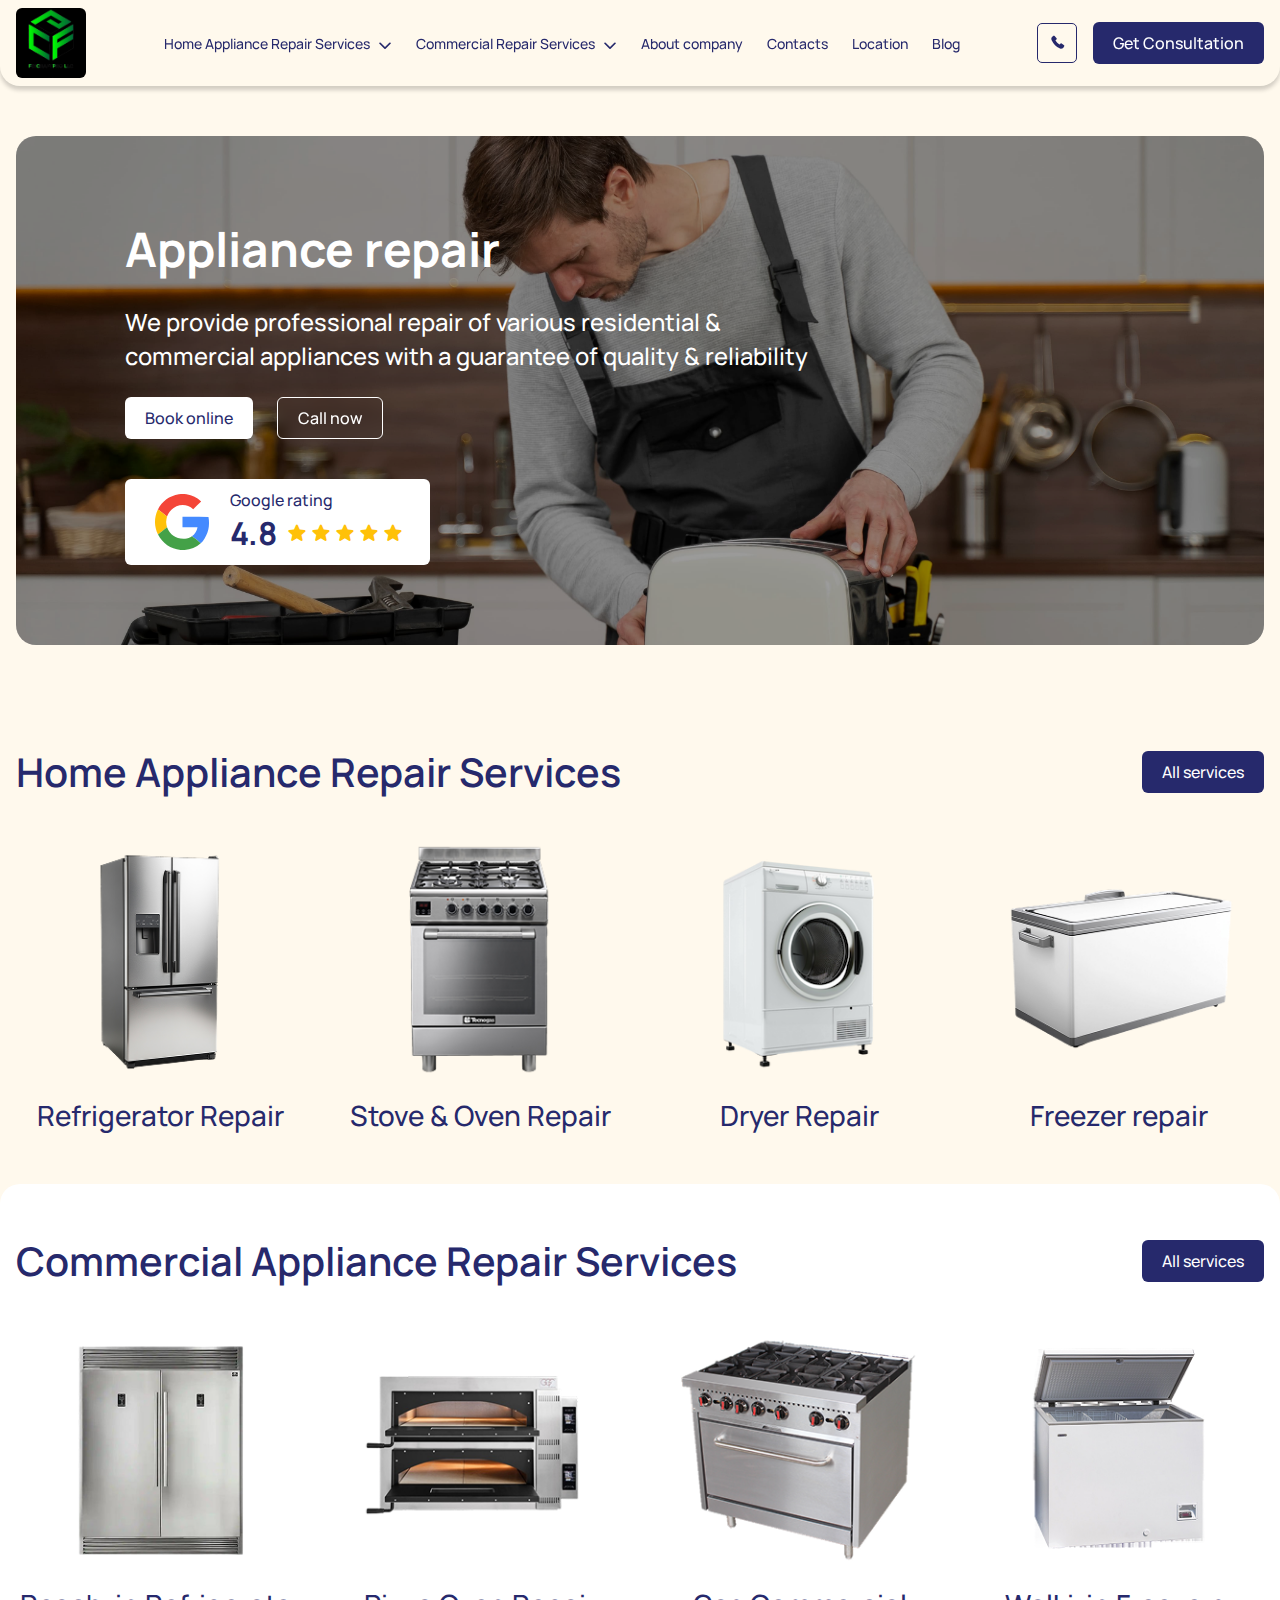
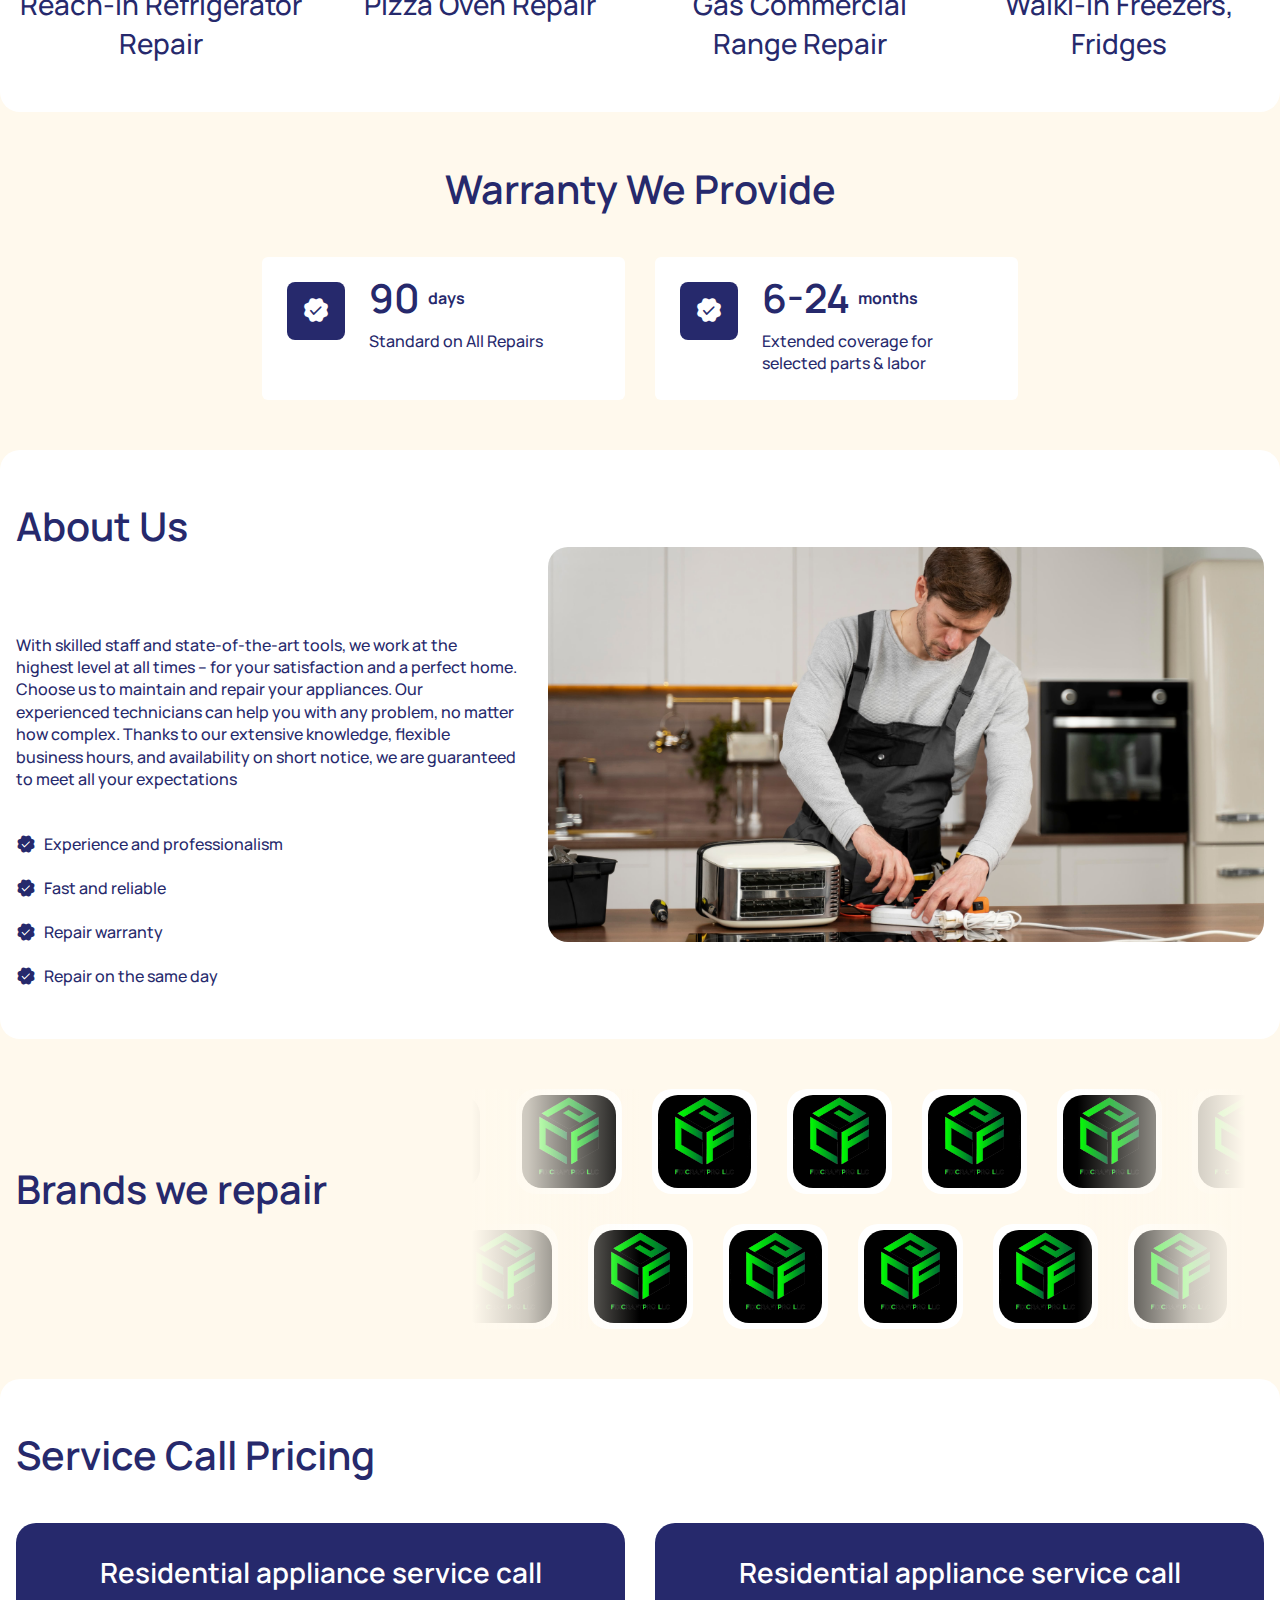
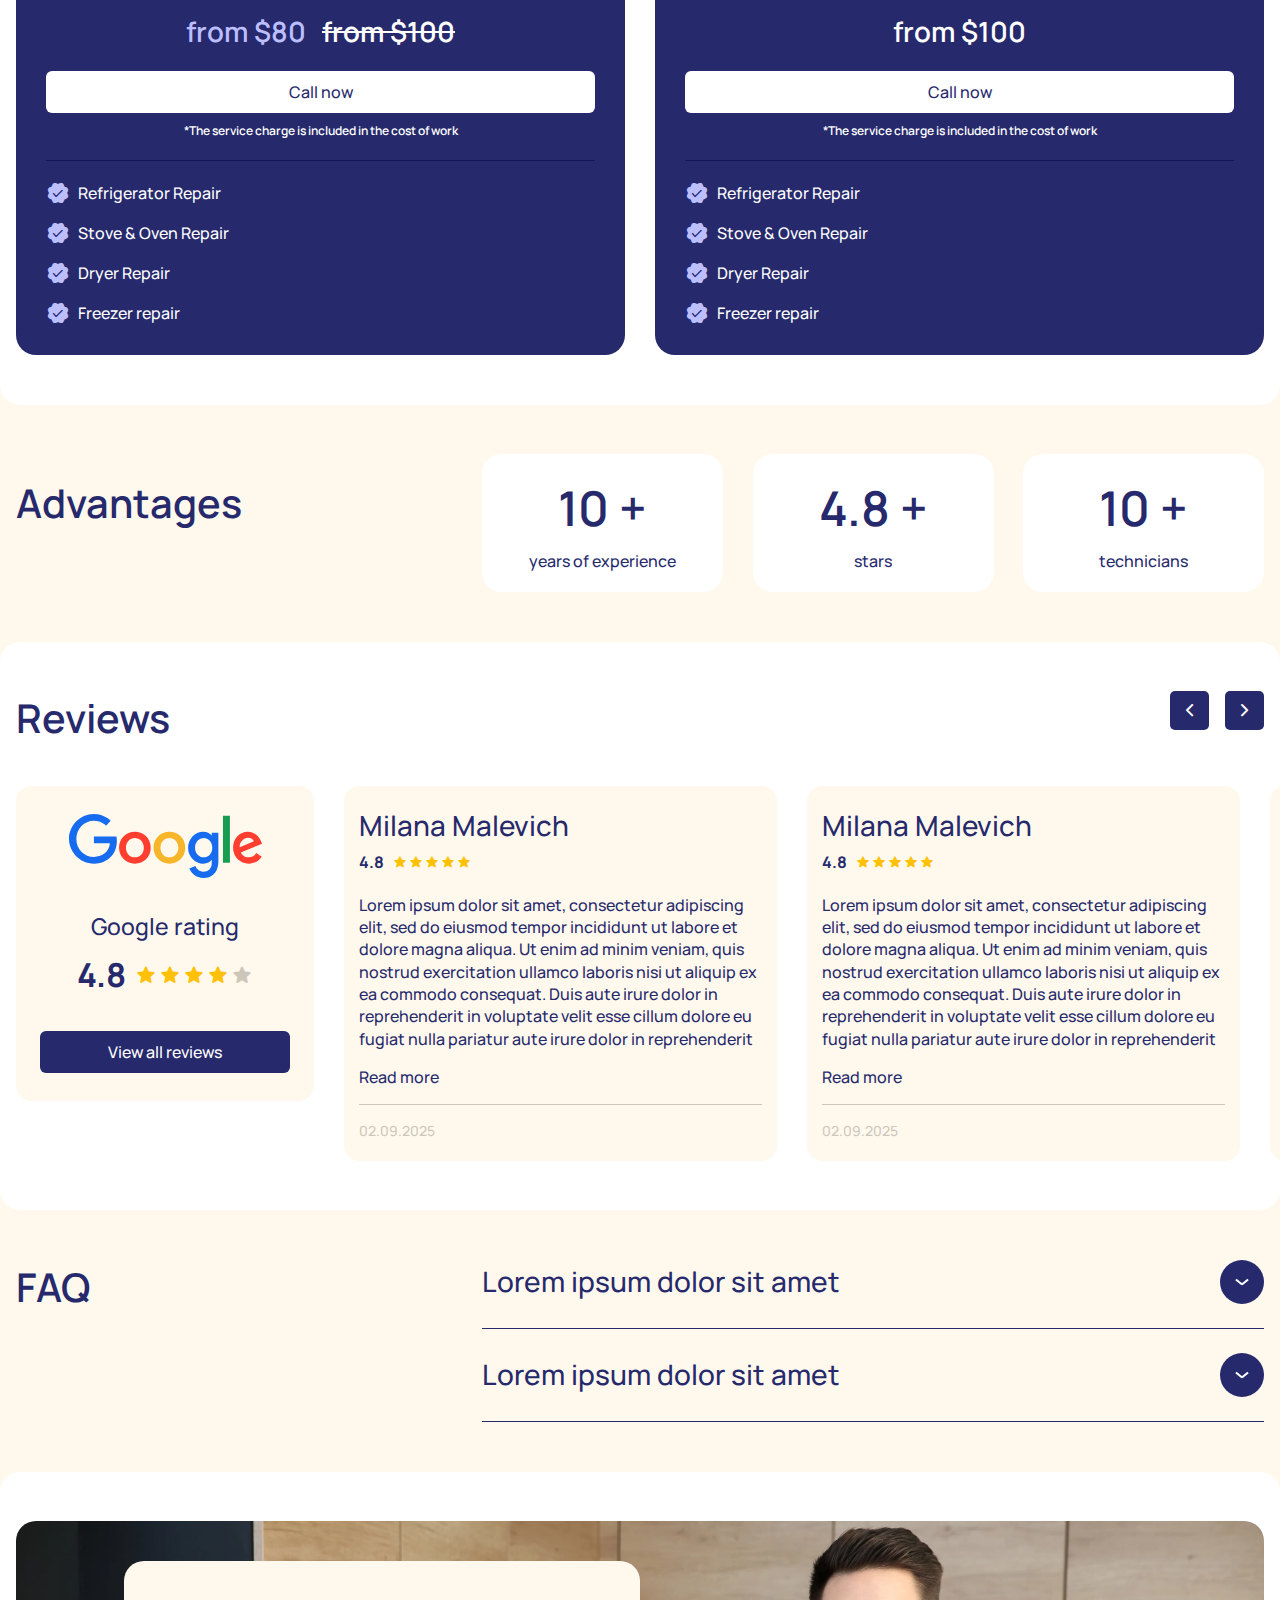
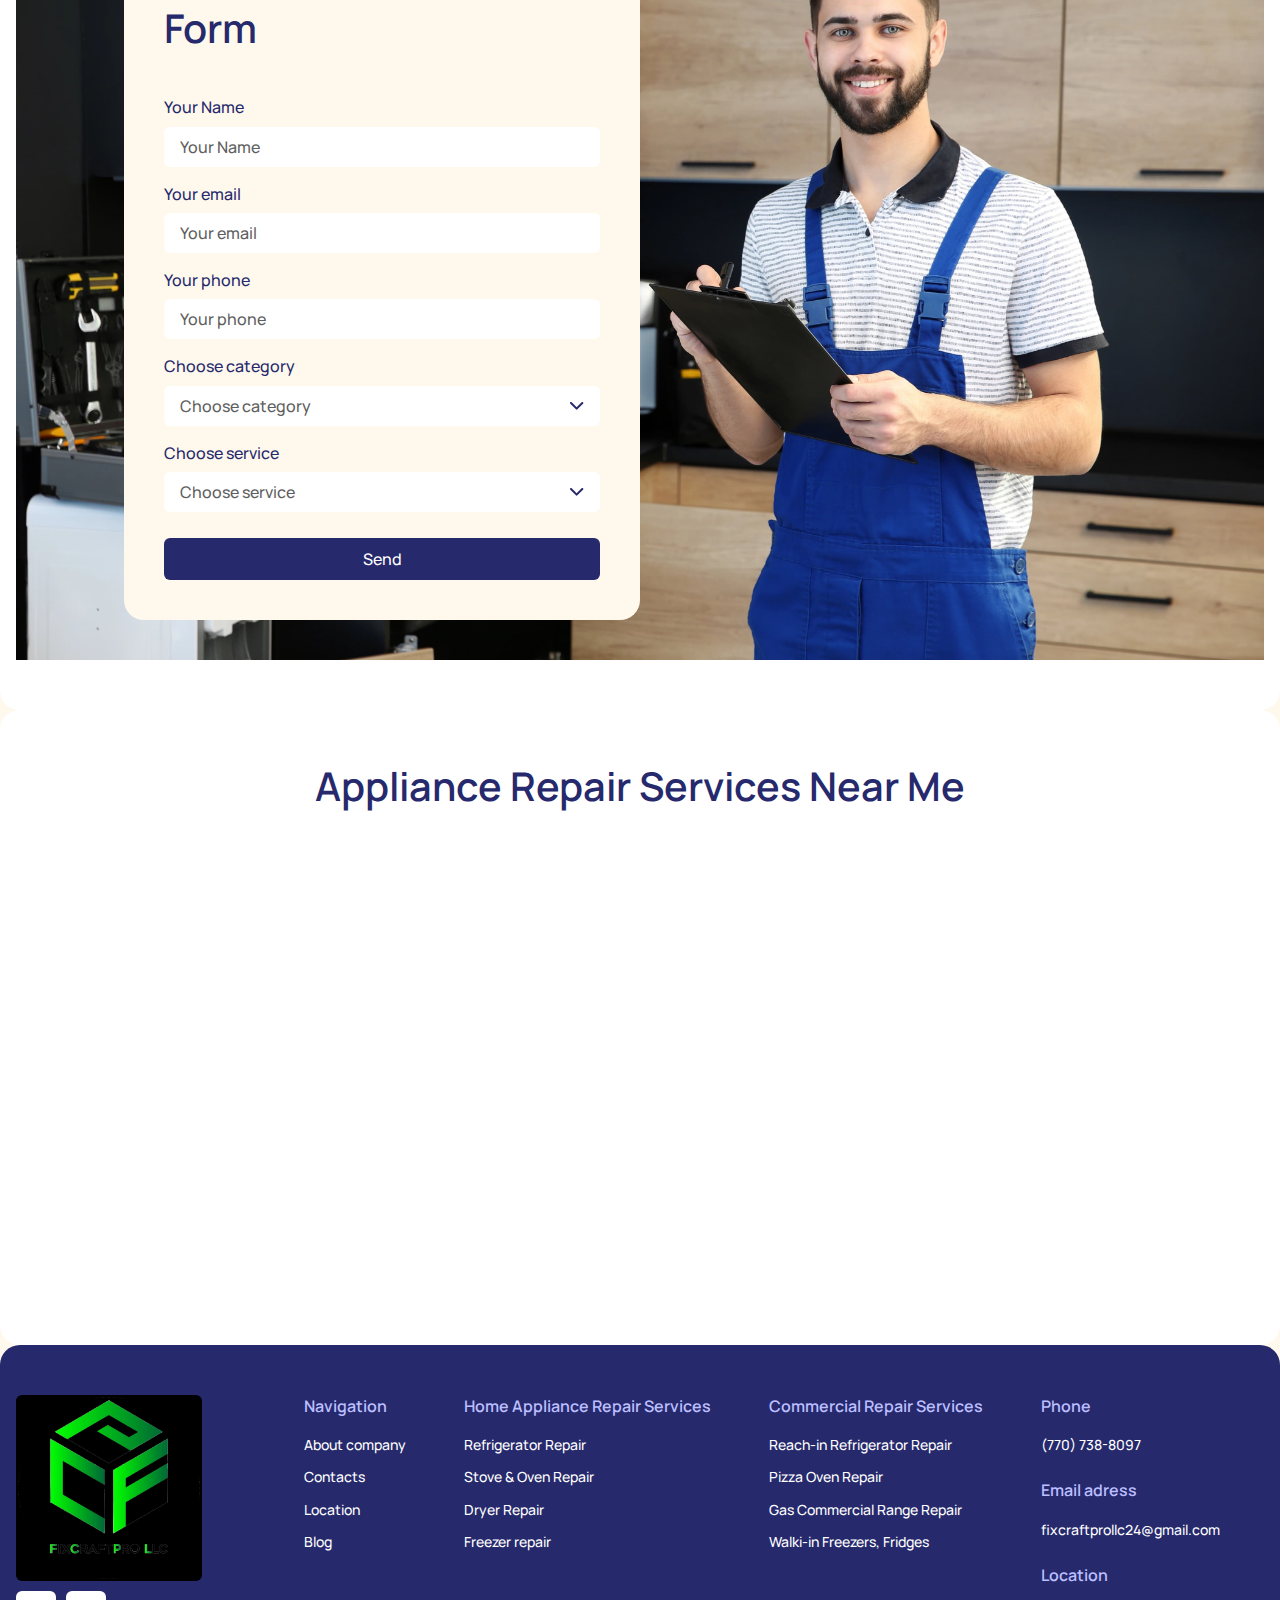
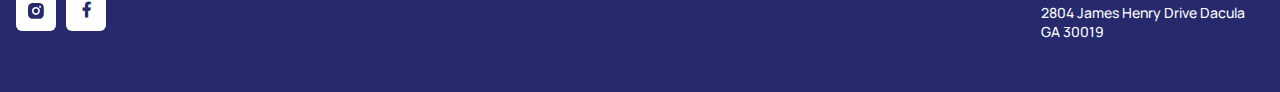
<file: index.html>
<!doctype html>
<html lang="en">
	<head>
		<meta charset="UTF-8">
		<meta name="viewport" content="width=device-width, initial-scale=1.0">
		<link rel="preload" href="./assets/fonts/Manrope-SemiBold.woff2" as="font" type="font/woff2" crossorigin="anonymous">
		<link rel="preload" href="./assets/fonts/Manrope-Medium.woff2" as="font" type="font/woff2" crossorigin="anonymous">
		<link rel="preload" href="./assets/fonts/Manrope-Bold.woff2" as="font" type="font/woff2" crossorigin="anonymous">
		<link rel="shortcut icon" href="./assets/img/favicon.ico">
		<title>Home Page</title>
		<script type="module" crossorigin="" src="./js/app.min.js?v=1762946953006"></script>
		<link rel="stylesheet" crossorigin="" href="./css/app.min.css?v=1762946953006">
	</head>
	<body>
		<div class="wrapper">
			<header data-fls-header="" class="header">
				<div class="header__container">
					<a href="" class="header__logo">
						<img src="./assets/img/logo.jpg" alt="logo">
					</a>
					<div class="header__menu menu">
						<nav class="menu__body">
							<ul class="menu__list">
								<li class="menu__item sub-in">
									<a href="#" class="menu__link --icon-arrow-top">Home Appliance Repair Services</a>
									<div class="sub-list">
										<button class="sub-list__btn --icon-arrow-prev">Back</button>
										<ul class="sub-list__items">
											<li class="sub-list__item">
												<a href="#" class="sub-list__link">Refrigerator Repair</a>
											</li>
											<li class="sub-list__item">
												<a href="#" class="sub-list__link">Dryer Repair</a>
											</li>
											<li class="sub-list__item">
												<a href="#" class="sub-list__link">Stove & Oven Repair</a>
											</li>
											<li class="sub-list__item">
												<a href="#" class="sub-list__link">Freezer repair</a>
											</li>
										</ul>
									</div>
								</li>
								<li class="menu__item sub-in">
									<a href="#" class="menu__link --icon-arrow-top">Commercial Repair Services</a>
									<div class="sub-list">
										<button class="sub-list__btn --icon-arrow-prev">Back</button>
										<ul class="sub-list__items">
											<li class="sub-list__item">
												<a href="#" class="sub-list__link">Reach-in Refrigerator Repair</a>
											</li>
											<li class="sub-list__item">
												<a href="#" class="sub-list__link">Gas Commercial Range Repair</a>
											</li>
											<li class="sub-list__item">
												<a href="#" class="sub-list__link">Pizza Oven Repair</a>
											</li>
											<li class="sub-list__item">
												<a href="#" class="sub-list__link">Walki-in Freezers, Fridges</a>
											</li>
										</ul>
									</div>
								</li>
								<li class="menu__item">
									<a href="#" class="menu__link">About company</a>
								</li>
								<li class="menu__item">
									<a href="#" class="menu__link">Contacts</a>
								</li>
								<li class="menu__item">
									<a href="#" class="menu__link">Location</a>
								</li>
								<li class="menu__item">
									<a href="#" class="menu__link">Blog</a>
								</li>
							</ul>
							<a class="menu__phone --icon-phone" href="tel:7707388097">(770) 738-8097</a>
						</nav>
					</div>
					<a class="header__btn btn" href="#main-form">Get Consultation</a>
					<button type="button" data-fls-menu="" class="header__icon icon-menu">
						<div class="icon-menu__body">
							<span></span>
						</div>
					</button>
				</div>
			</header>
			<main class="page page--home">
				<section class="section hero">
					<div class="hero__container">
						<div class="hero__wrap">
							<div class="hero__bg">
								<img src="./assets/img/hero.jpg" alt="hero">
							</div>
							<div class="hero__content">
								<h1 class="hero__title">Appliance repair</h1>
								<div class="hero__text">
									<p>
										We provide professional repair of various residential
                        & commercial appliances with a guarantee of quality
                        & reliability
									</p>
								</div>
								<div class="hero__actions">
									<a class="btn btn--white_mod" href="#">Book online</a>
									<a class="btn-blur" href="tel:7707388097">Call now</a>
								</div>
								<div class="hero__google google">
									<div class="google__logo">
										<img src="./assets/img/google-ic.svg" alt="google">
									</div>
									<div class="google__content">
										<div class="google__title">Google rating</div>
										<div class="google__rating">
											<div class="google__value">4.8</div>
											<div class="google__stars">
												<div class="star --icon-star"></div>
												<div class="star --icon-star"></div>
												<div class="star --icon-star"></div>
												<div class="star --icon-star"></div>
												<div class="star --icon-star"></div>
											</div>
										</div>
									</div>
								</div>
							</div>
						</div>
					</div>
				</section>
				<section class="section services">
					<div class="services__container">
						<h2 class="services__title title">Home Appliance Repair Services</h2>
						<div class="services__wrap">
							<ul class="services__list">
								<li class="services__item item-services">
									<a class="item-services__img" href="#">
										<img src="./assets/img/products/01.png" alt="product 1">
									</a>
									<a class="item-services__title" href="#">Refrigerator Repair</a>
								</li>
								<li class="services__item item-services">
									<a class="item-services__img" href="#">
										<img src="./assets/img/products/02.png" alt="product 2">
									</a>
									<a class="item-services__title" href="#">Stove & Oven Repair</a>
								</li>
								<li class="services__item item-services">
									<a class="item-services__img" href="#">
										<img src="./assets/img/products/03.png" alt="product 3">
									</a>
									<a class="item-services__title" href="#">Dryer Repair</a>
								</li>
								<li class="services__item item-services">
									<a class="item-services__img" href="#">
										<img src="./assets/img/products/04.png" alt="product 4">
									</a>
									<a class="item-services__title" href="#">Freezer repair</a>
								</li>
							</ul>
						</div>
						<a href="#" class="services__btn btn">All services</a>
					</div>
				</section>
				<section class="section services bg-white">
					<div class="services__container">
						<h2 class="services__title title">Commercial Appliance Repair Services</h2>
						<div class="services__wrap">
							<ul class="services__list">
								<li class="services__item item-services">
									<a class="item-services__img" href="#">
										<img src="./assets/img/products/05.png" alt="product 1">
									</a>
									<a class="item-services__title" href="#">Reach-in Refrigerator Repair</a>
								</li>
								<li class="services__item item-services">
									<a class="item-services__img" href="#">
										<img src="./assets/img/products/06.png" alt="product 2">
									</a>
									<a class="item-services__title" href="#">Pizza Oven Repair</a>
								</li>
								<li class="services__item item-services">
									<a class="item-services__img" href="#">
										<img src="./assets/img/products/07.png" alt="product 3">
									</a>
									<a class="item-services__title" href="#">Gas Commercial Range Repair</a>
								</li>
								<li class="services__item item-services">
									<a class="item-services__img" href="#">
										<img src="./assets/img/products/08.png" alt="product 4">
									</a>
									<a class="item-services__title" href="#">Walki-in Freezers, Fridges</a>
								</li>
							</ul>
						</div>
						<a href="#" class="services__btn btn">All services</a>
					</div>
				</section>
				<section class="section warranty">
					<div class="warranty__container">
						<h2 class="warranty__title title">Warranty We Provide</h2>
						<ul class="warranty__list">
							<li class="warranty__item item-warranty">
								<div class="item-warranty__icon --icon-done" aria-label="icon-done"></div>
								<div class="item-warranty__content">
									<div class="item-warranty__head">
										<div class="item-warranty__num">90</div>
										<div class="item-warranty__value">days</div>
									</div>
									<div class="item-warranty__text">
										<p>Standard on All Repairs</p>
									</div>
								</div>
							</li>
							<li class="warranty__item item-warranty">
								<div class="item-warranty__icon --icon-done" aria-label="icon-done"></div>
								<div class="item-warranty__content">
									<div class="item-warranty__head">
										<div class="item-warranty__num">6-24</div>
										<div class="item-warranty__value">months</div>
									</div>
									<div class="item-warranty__text">
										<p>Extended coverage
                            for selected parts & labor</p>
									</div>
								</div>
							</li>
						</ul>
					</div>
				</section>
				<section class="section about-us">
					<div class="about-us__container">
						<div class="about-us__row">
							<div class="about-us__content">
								<h2 class="about-us__title title">About Us</h2>
								<div class="about-us__text">
									<p>
										With skilled staff and state-of-the-art tools, we work at the highest level at all times – for
                        your satisfaction and a
                        perfect home.

                        Choose us to maintain and repair your appliances. Our experienced technicians can help you with
                        any problem, no matter
                        how complex. Thanks to our extensive knowledge, flexible business hours, and availability on
                        short notice, we are
                        guaranteed to meet all your expectations
									</p>
								</div>
								<ul class="about-us__list">
									<li class="about-us__item --icon-done">Experience and professionalism</li>
									<li class="about-us__item --icon-done">Fast and reliable</li>
									<li class="about-us__item --icon-done">Repair warranty</li>
									<li class="about-us__item --icon-done">Repair on the same day</li>
								</ul>
							</div>
							<div class="about-us__img">
								<img src="./assets/img/about-us.jpg" alt="about">
							</div>
						</div>
					</div>
				</section>
				<section class="section brands">
					<div class="brands__container">
						<div class="brands__row">
							<h2 class="brands__title title">Brands we repair</h2>
							<div class="brands__items desktop">
								<div class="brands__item" data-fls-marquee="" data-fls-marquee-direction="right">
									<div class="brands__img">
										<img src="./assets/img/logo.jpg" alt="Image">
									</div>
									<div class="brands__img">
										<img src="./assets/img/logo.jpg" alt="Image">
									</div>
									<div class="brands__img">
										<img src="./assets/img/logo.jpg" alt="Image">
									</div>
								</div>
								<div class="brands__item" data-fls-marquee="" data-fls-marquee-direction="left">
									<div class="brands__img">
										<img src="./assets/img/logo.jpg" alt="Image">
									</div>
									<div class="brands__img">
										<img src="./assets/img/logo.jpg" alt="Image">
									</div>
									<div class="brands__img">
										<img src="./assets/img/logo.jpg" alt="Image">
									</div>
								</div>
							</div>
							<div class="brands__items mobile">
								<div class="brands__item" data-fls-marquee="" data-fls-marquee-direction="top">
									<div class="brands__img">
										<img src="./assets/img/logo.jpg" alt="Image">
									</div>
									<div class="brands__img">
										<img src="./assets/img/logo.jpg" alt="Image">
									</div>
									<div class="brands__img">
										<img src="./assets/img/logo.jpg" alt="Image">
									</div>
								</div>
								<div class="brands__item" data-fls-marquee="" data-fls-marquee-direction="bottom">
									<div class="brands__img">
										<img src="./assets/img/logo.jpg" alt="Image">
									</div>
									<div class="brands__img">
										<img src="./assets/img/logo.jpg" alt="Image">
									</div>
									<div class="brands__img">
										<img src="./assets/img/logo.jpg" alt="Image">
									</div>
								</div>
							</div>
						</div>
					</div>
				</section>
				<section class="section pricing">
					<div class="pricing__container">
						<h2 class="pricing__title title">Service Call Pricing</h2>
						<ul class="pricing__list">
							<li class="pricing__item item-pricing">
								<h3 class="item-pricing__title">Residential appliance service call</h3>
								<div class="item-pricing__price price-wrap">
									<div class="price">from $80</div>
									<div class="old-price">from $100</div>
								</div>
								<a href="tel:7707388097" class="item-pricing__link btn btn--white_mod">Call now</a>
								<div class="item-pricing__info">*The service charge is included in the cost of work</div>
								<ul class="item-pricing__list">
									<li class="item-pricing__item --icon-done">Refrigerator Repair</li>
									<li class="item-pricing__item --icon-done">Stove & Oven Repair</li>
									<li class="item-pricing__item --icon-done">Dryer Repair</li>
									<li class="item-pricing__item --icon-done">Freezer repair</li>
								</ul>
							</li>
							<li class="pricing__item item-pricing">
								<h3 class="item-pricing__title">Residential appliance service call</h3>
								<div class="item-pricing__price price-wrap">
									<div class="price">from $100</div>
								</div>
								<a href="tel:7707388097" class="item-pricing__link btn btn--white_mod">Call now</a>
								<div class="item-pricing__info">*The service charge is included in the cost of work</div>
								<ul class="item-pricing__list">
									<li class="item-pricing__item --icon-done">Refrigerator Repair</li>
									<li class="item-pricing__item --icon-done">Stove & Oven Repair</li>
									<li class="item-pricing__item --icon-done">Dryer Repair</li>
									<li class="item-pricing__item --icon-done">Freezer repair</li>
								</ul>
							</li>
						</ul>
					</div>
				</section>
				<section class="section advantages">
					<div class="advantages__container">
						<div class="advantages__row">
							<h2 class="advantages__title title">Advantages</h2>
							<ul class="advantages__list">
								<li class="advantages__item item-advantage" data-fls-watcher="">
									<div class="item-advantage__number">
										<span data-fls-digcounter="">10</span>
										+
									</div>
									<div class="item-advantage__text">years of experience</div>
								</li>
								<li class="advantages__item item-advantage" data-fls-watcher="">
									<div class="item-advantage__number">
										<span data-fls-digcounter="">4.8</span>
										+
									</div>
									<div class="item-advantage__text">stars</div>
								</li>
								<li class="advantages__item item-advantage" data-fls-watcher="">
									<div class="item-advantage__number">
										<span data-fls-digcounter="">10</span>
										+
									</div>
									<div class="item-advantage__text">technicians</div>
								</li>
							</ul>
						</div>
					</div>
				</section>
				<section class="section reviews bg-white">
					<div class="reviews__container">
						<h2 class="reviews__title title">Reviews</h2>
						<div class="reviews__row">
							<div class="reviews__google google-reviews">
								<div class="google-reviews__logo">
									<img src="./assets/img/google.svg" alt="google">
								</div>
								<div class="google-reviews__body">
									<div class="google-reviews__title">Google rating</div>
									<div class="google-reviews__reting">
										<div class="google-reviews__number">4.8</div>
										<div class="google-reviews__stars">
											<div class="star --icon-star"></div>
											<div class="star --icon-star"></div>
											<div class="star --icon-star"></div>
											<div class="star --icon-star"></div>
											<div class="star disabled --icon-star"></div>
										</div>
									</div>
								</div>
								<a class="btn" href="#">View all reviews</a>
							</div>
							<div data-fls-slider="" class="reviews__slider swiper">
								<div class="reviews__wrapper swiper-wrapper">
									<div class="reviews__slide swiper-slide">
										<div class="review">
											<div class="review__name">Milana Malevich</div>
											<div class="review__reting">
												<div class="review__number">4.8</div>
												<div class="review__stars">
													<div class="star --icon-star"></div>
													<div class="star --icon-star"></div>
													<div class="star --icon-star"></div>
													<div class="star --icon-star"></div>
													<div class="star --icon-star"></div>
												</div>
											</div>
											<div data-fls-showmore="" data-fls-showmore-content="50" class="review__showmore">
												<div data-fls-showmore-content="" class="review__content">
													Lorem ipsum dolor sit
										amet,
										consectetur adipiscing elit, sed do eiusmod tempor incididunt ut labore et
										dolore
										magna
										aliqua. Ut enim ad minim veniam, quis nostrud exercitation ullamco laboris
										nisi
										ut
										aliquip ex ea commodo consequat. Duis
										aute irure dolor in reprehenderit in voluptate velit esse cillum dolore eu
										fugiat
										nulla pariatur
										aute irure dolor in reprehenderit in voluptate velit esse cillum dolore eu
										fugiat
										nulla pariatur
												</div>
												<button hidden data-fls-showmore-button="" type="button" class="review__more">
													<span>Read
											more</span>
													<span>Hide</span>
												</button>
											</div>
											<div class="review__date">02.09.2025</div>
										</div>
									</div>
									<div class="reviews__slide swiper-slide">
										<div class="review">
											<div class="review__name">Milana Malevich</div>
											<div class="review__reting">
												<div class="review__number">4.8</div>
												<div class="review__stars">
													<div class="star --icon-star"></div>
													<div class="star --icon-star"></div>
													<div class="star --icon-star"></div>
													<div class="star --icon-star"></div>
													<div class="star --icon-star"></div>
												</div>
											</div>
											<div data-fls-showmore="" data-fls-showmore-content="50" class="review__showmore">
												<div data-fls-showmore-content="" class="review__content">
													Lorem ipsum dolor sit
										amet,
										consectetur adipiscing elit, sed do eiusmod tempor incididunt ut labore et
										dolore
										magna
										aliqua. Ut enim ad minim veniam, quis nostrud exercitation ullamco laboris
										nisi
										ut
										aliquip ex ea commodo consequat. Duis
										aute irure dolor in reprehenderit in voluptate velit esse cillum dolore eu
										fugiat
										nulla pariatur
										aute irure dolor in reprehenderit in voluptate velit esse cillum dolore eu
										fugiat
										nulla pariatur
												</div>
												<button hidden data-fls-showmore-button="" type="button" class="review__more">
													<span>Read
											more</span>
													<span>Hide</span>
												</button>
											</div>
											<div class="review__date">02.09.2025</div>
										</div>
									</div>
									<div class="reviews__slide swiper-slide">
										<div class="review">
											<div class="review__name">Milana Malevich</div>
											<div class="review__reting">
												<div class="review__number">4.8</div>
												<div class="review__stars">
													<div class="star --icon-star"></div>
													<div class="star --icon-star"></div>
													<div class="star --icon-star"></div>
													<div class="star --icon-star"></div>
													<div class="star --icon-star"></div>
												</div>
											</div>
											<div data-fls-showmore="" data-fls-showmore-content="50" class="review__showmore">
												<div data-fls-showmore-content="" class="review__content">
													Lorem ipsum dolor sit
										amet,
										consectetur adipiscing elit, sed do eiusmod tempor incididunt ut labore et
										dolore
										magna
										aliqua. Ut enim ad minim veniam, quis nostrud exercitation ullamco laboris
										nisi
										ut
										aliquip ex ea commodo consequat. Duis
										aute irure dolor in reprehenderit in voluptate velit esse cillum dolore eu
										fugiat
										nulla pariatur
										aute irure dolor in reprehenderit in voluptate velit esse cillum dolore eu
										fugiat
										nulla pariatur
												</div>
												<button hidden data-fls-showmore-button="" type="button" class="review__more">
													<span>Read
											more</span>
													<span>Hide</span>
												</button>
											</div>
											<div class="review__date">02.09.2025</div>
										</div>
									</div>
								</div>
								<div class="swiper-nav">
									<button class="swiper-button-prev --icon-arrow-prev" type="button"></button>
									<button class="swiper-button-next --icon-arrow-next" type="button"></button>
								</div>
							</div>
						</div>
					</div>
				</section>
				<section class="section faq">
					<div class="faq__container">
						<div class="faq__row">
							<h2 class="faq__title title">FAQ</h2>
							<div data-fls-spollers="" class="spollers">
								<details class="spollers__item">
									<summary class="spollers__title">
										Lorem ipsum dolor sit amet
										<div class="spollers__icon"></div>
									</summary>
									<div class="spollers__body">
										Lorem ipsum dolor sit amet, consectetur adipiscing elit, sed do
							eiusmod tempor incididunt ut labore et dolore magna
							aliqua. Ut enim ad minim veniam, quis nostrud exercitation ullamco laboris nisi ut aliquip
							ex ea commodo consequat. Duis
							aute irure dolor in reprehenderit in voluptate velit esse cillum dolore eu fugiat nulla
							pariatur. Excepteur sint
							occaecat cupidatat non proident, sunt in culpa qui officia deserunt mollit anim id est
							laborum
									</div>
								</details>
								<details class="spollers__item">
									<summary class="spollers__title">
										Lorem ipsum dolor sit amet
										<div class="spollers__icon"></div>
									</summary>
									<div class="spollers__body">
										Lorem ipsum dolor sit amet, consectetur adipiscing elit, sed do
							eiusmod tempor incididunt ut labore et dolore magna
							aliqua. Ut enim ad minim veniam, quis nostrud exercitation ullamco laboris nisi ut aliquip
							ex ea commodo consequat. Duis
							aute irure dolor in reprehenderit in voluptate velit esse cillum dolore eu fugiat nulla
							pariatur. Excepteur sint
							occaecat cupidatat non proident, sunt in culpa qui officia deserunt mollit anim id est
							laborum
									</div>
								</details>
							</div>
						</div>
					</div>
				</section>
				<section class="section form" id="form-main">
					<div class="form__container">
						<div class="form__wrap">
							<div class="form__bg">
								<img src="./assets/img/form.jpg" alt="form">
							</div>
							<div class="form__body">
								<form action="#">
									<h2 class="form__title title">Form</h2>
									<div class="form-group">
										<label for="name">Your Name</label>
										<input type="text" id="name" name="form[]" autocomplete="off" placeholder="Your Name" required>
									</div>
									<div class="form-group">
										<label for="email">Your email</label>
										<input type="email" id="email" name="form[]" autocomplete="off" placeholder="Your email" required>
									</div>
									<div class="form-group">
										<label for="phone">Your phone</label>
										<input type="tel" id="phone" name="form[]" autocomplete="off" placeholder="Your phone" required>
									</div>
									<div class="form-group">
										<label for="category">Choose category</label>
										<select id="category" name="form[]" data-fls-select="" data-fls-select-modif="form">
											<option value="1" selected>Choose category</option>
											<option value="2">Пункт №2</option>
											<option value="3">Пункт №3</option>
											<option value="4">Пункт №4</option>
										</select>
									</div>
									<div class="form-group">
										<label for="service">Choose service</label>
										<select id="service" name="form[]" data-fls-select="" data-fls-select-modif="form">
											<option value="1" selected>Choose service</option>
											<option value="2">Пункт №2</option>
											<option value="3">Пункт №3</option>
											<option value="4">Пункт №4</option>
										</select>
									</div>
									<button class="btn" type="submit">Send</button>
								</form>
							</div>
						</div>
					</div>
				</section>
				<section class="section map bg-white">
					<div class="map__container">
						<h2 class="map__title title">Appliance Repair Services Near Me</h2>
						<div class="map__img">
							<iframe src="https://www.google.com/maps/embed?pb=!1m18!1m12!1m3!1d162759.0614266914!2d30.367544188592827!3d50.40178130681754!2m3!1f0!2f0!3f0!3m2!1i1024!2i768!4f13.1!3m3!1m2!1s0x40d4cf4ee15a4505%3A0x764931d2170146fe!2z0JrQuNGX0LIsIDAyMDAw!5e0!3m2!1suk!2sua!4v1762726178221!5m2!1suk!2sua" width="100%" height="100%" style="border:0;" allowfullscreen loading="lazy" referrerpolicy="no-referrer-when-downgrade"></iframe>
						</div>
					</div>
				</section>
			</main>
			<footer data-fls-footer="" class="footer">
				<div class="footer__container">
					<div class="footer__row">
						<div class="footer__head">
							<a href="#" class="footer__logo">
								<img src="./assets/img/logo.jpg" alt="logo">
							</a>
							<div class="footer__social social">
								<ul class="social__list">
									<li class="social__item">
										<a href="#" class="social__link" aria-label="instagram">
											<svg width="16" height="16" viewbox="0 0 16 16" fill="none" xmlns="http://www.w3.org/2000/svg">
												<path d="M8.73095 0C9.62158 0.002375 10.0736 0.007125 10.4639 0.0182083L10.6175 0.02375C10.7948 0.0300833 10.9698 0.038 11.1812 0.0475C12.0235 0.0870833 12.5982 0.220083 13.1025 0.415625C13.625 0.616708 14.0652 0.889042 14.5054 1.32842C14.9081 1.72404 15.2196 2.20279 15.4182 2.73125C15.6137 3.23554 15.7467 3.81029 15.7863 4.65342C15.7958 4.864 15.8037 5.03896 15.81 5.21708L15.8148 5.37067C15.8267 5.76017 15.8314 6.21221 15.833 7.10283L15.8338 7.69342V8.7305C15.8357 9.30795 15.8296 9.88539 15.8156 10.4627L15.8108 10.6163C15.8045 10.7944 15.7966 10.9693 15.7871 11.1799C15.7475 12.023 15.6129 12.597 15.4182 13.1021C15.2196 13.6305 14.9081 14.1093 14.5054 14.5049C14.1097 14.9076 13.631 15.2191 13.1025 15.4177C12.5982 15.6133 12.0235 15.7463 11.1812 15.7858L10.6175 15.8096L10.4639 15.8143C10.0736 15.8254 9.62158 15.831 8.73095 15.8325L8.14037 15.8333H7.10407C6.52637 15.8354 5.94866 15.8293 5.37112 15.8151L5.21753 15.8104C5.0296 15.8033 4.84171 15.7951 4.65387 15.7858C3.81153 15.7463 3.23678 15.6133 2.7317 15.4177C2.20352 15.219 1.72505 14.9075 1.32966 14.5049C0.926657 14.1094 0.61487 13.6306 0.416075 13.1021C0.220534 12.5978 0.0875336 12.023 0.0479503 11.1799L0.0242003 10.6163L0.020242 10.4627C0.00564849 9.8854 -0.000949442 9.30795 0.000450298 8.7305V7.10283C-0.00174095 6.52539 0.00406522 5.94795 0.017867 5.37067L0.0234087 5.21708C0.029742 5.03896 0.0376586 4.864 0.0471586 4.65342C0.086742 3.81029 0.219742 3.23633 0.415284 2.73125C0.614542 2.20257 0.926877 1.7238 1.33045 1.32842C1.72561 0.925893 2.20381 0.614392 2.7317 0.415625C3.23678 0.220083 3.81074 0.0870833 4.65387 0.0475C4.86445 0.038 5.0402 0.0300833 5.21753 0.02375L5.37112 0.0189999C5.94839 0.00493423 6.52584 -0.0011358 7.10328 0.000791609L8.73095 0ZM7.91712 3.95833C6.8673 3.95833 5.86048 4.37537 5.11815 5.1177C4.37582 5.86003 3.95878 6.86685 3.95878 7.91667C3.95878 8.96648 4.37582 9.9733 5.11815 10.7156C5.86048 11.458 6.8673 11.875 7.91712 11.875C8.96693 11.875 9.97375 11.458 10.7161 10.7156C11.4584 9.9733 11.8755 8.96648 11.8755 7.91667C11.8755 6.86685 11.4584 5.86003 10.7161 5.1177C9.97375 4.37537 8.96693 3.95833 7.91712 3.95833ZM7.91712 5.54167C8.22901 5.54162 8.53785 5.60299 8.82602 5.7223C9.11419 5.84161 9.37604 6.01651 9.59661 6.23701C9.81719 6.45751 9.99217 6.7193 10.1116 7.00743C10.231 7.29556 10.2925 7.60438 10.2925 7.91627C10.2926 8.22816 10.2312 8.53701 10.1119 8.82517C9.99257 9.11334 9.81767 9.37519 9.59717 9.59577C9.37667 9.81634 9.11488 9.99133 8.82675 10.1107C8.53862 10.2301 8.2298 10.2916 7.91791 10.2917C7.28802 10.2917 6.68393 10.0414 6.23853 9.59605C5.79313 9.15065 5.54291 8.54656 5.54291 7.91667C5.54291 7.28678 5.79313 6.68269 6.23853 6.23729C6.68393 5.79189 7.28802 5.54167 7.91791 5.54167M12.0742 2.77083C11.8117 2.77083 11.56 2.87509 11.3744 3.06068C11.1888 3.24626 11.0846 3.49796 11.0846 3.76042C11.0846 4.02287 11.1888 4.27457 11.3744 4.46016C11.56 4.64574 11.8117 4.75 12.0742 4.75C12.3366 4.75 12.5883 4.64574 12.7739 4.46016C12.9595 4.27457 13.0637 4.02287 13.0637 3.76042C13.0637 3.49796 12.9595 3.24626 12.7739 3.06068C12.5883 2.87509 12.3366 2.77083 12.0742 2.77083Z" fill="#26296C"></path>
											</svg>
										</a>
									</li>
									<li class="social__item">
										<a href="#" class="social__link --icon-facebook" aria-label="facebook"></a>
									</li>
								</ul>
							</div>
						</div>
						<div class="footer__content">
							<nav class="footer__nav">
								<h3 class="footer__heading">Navigation</h3>
								<ul class="footer__list">
									<li class="footer__item">
										<a href="#" class="footer__link">About company</a>
									</li>
									<li class="footer__item">
										<a href="#" class="footer__link">Contacts</a>
									</li>
									<li class="footer__item">
										<a href="#" class="footer__link">Location</a>
									</li>
									<li class="footer__item">
										<a href="#" class="footer__link">Blog</a>
									</li>
								</ul>
							</nav>
							<nav class="footer__nav">
								<h3 class="footer__heading">Home Appliance Repair Services</h3>
								<ul class="footer__list">
									<li class="footer__item">
										<a href="#" class="footer__link">Refrigerator Repair</a>
									</li>
									<li class="footer__item">
										<a href="#" class="footer__link">Stove & Oven Repair</a>
									</li>
									<li class="footer__item">
										<a href="#" class="footer__link">Dryer Repair</a>
									</li>
									<li class="footer__item">
										<a href="#" class="footer__link">Freezer repair</a>
									</li>
								</ul>
							</nav>
							<nav class="footer__nav">
								<h3 class="footer__heading">Commercial Repair Services</h3>
								<ul class="footer__list">
									<li class="footer__item">
										<a href="#" class="footer__link">Reach-in Refrigerator Repair</a>
									</li>
									<li class="footer__item">
										<a href="#" class="footer__link">Pizza Oven Repair</a>
									</li>
									<li class="footer__item">
										<a href="#" class="footer__link">Gas Commercial Range Repair</a>
									</li>
									<li class="footer__item">
										<a href="#" class="footer__link">Walki-in Freezers, Fridges</a>
									</li>
								</ul>
							</nav>
							<div class="footer__contacts">
								<div class="footer__contacts-item">
									<h3 class="footer__heading">Phone</h3>
									<a class="footer__contacts-link" href="tel:7707388097">(770) 738-8097</a>
								</div>
								<div class="footer__contacts-item">
									<h3 class="footer__heading">Email adress</h3>
									<a class="footer__contacts-link" href="mailto:fixcraftprollc24@gmail.com">fixcraftprollc24@gmail.com</a>
								</div>
								<div class="footer__contacts-item">
									<h3 class="footer__heading">Location</h3>
									<div class="footer__contacts-text">2804 James Henry Drive Dacula GA 30019</div>
								</div>
							</div>
						</div>
					</div>
				</div>
			</footer>
		</div>
	</body>
</html>
</file>
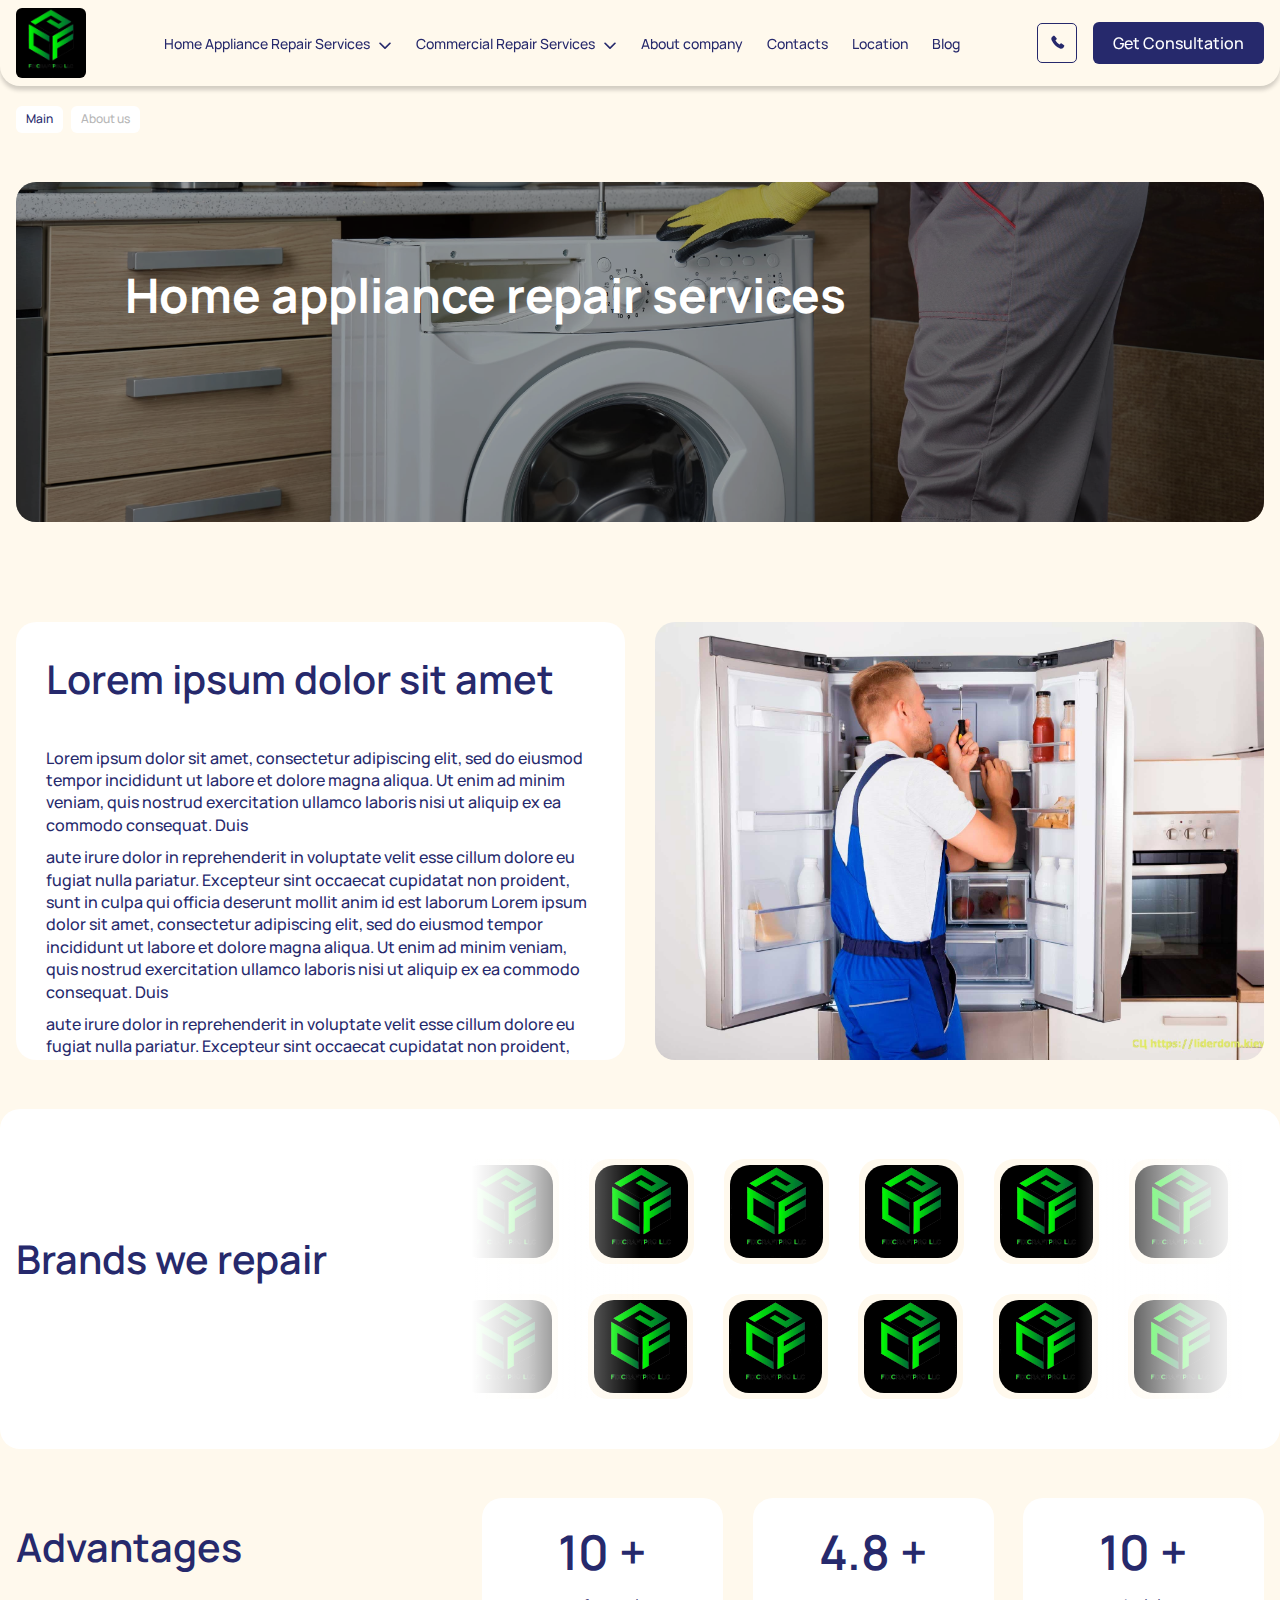
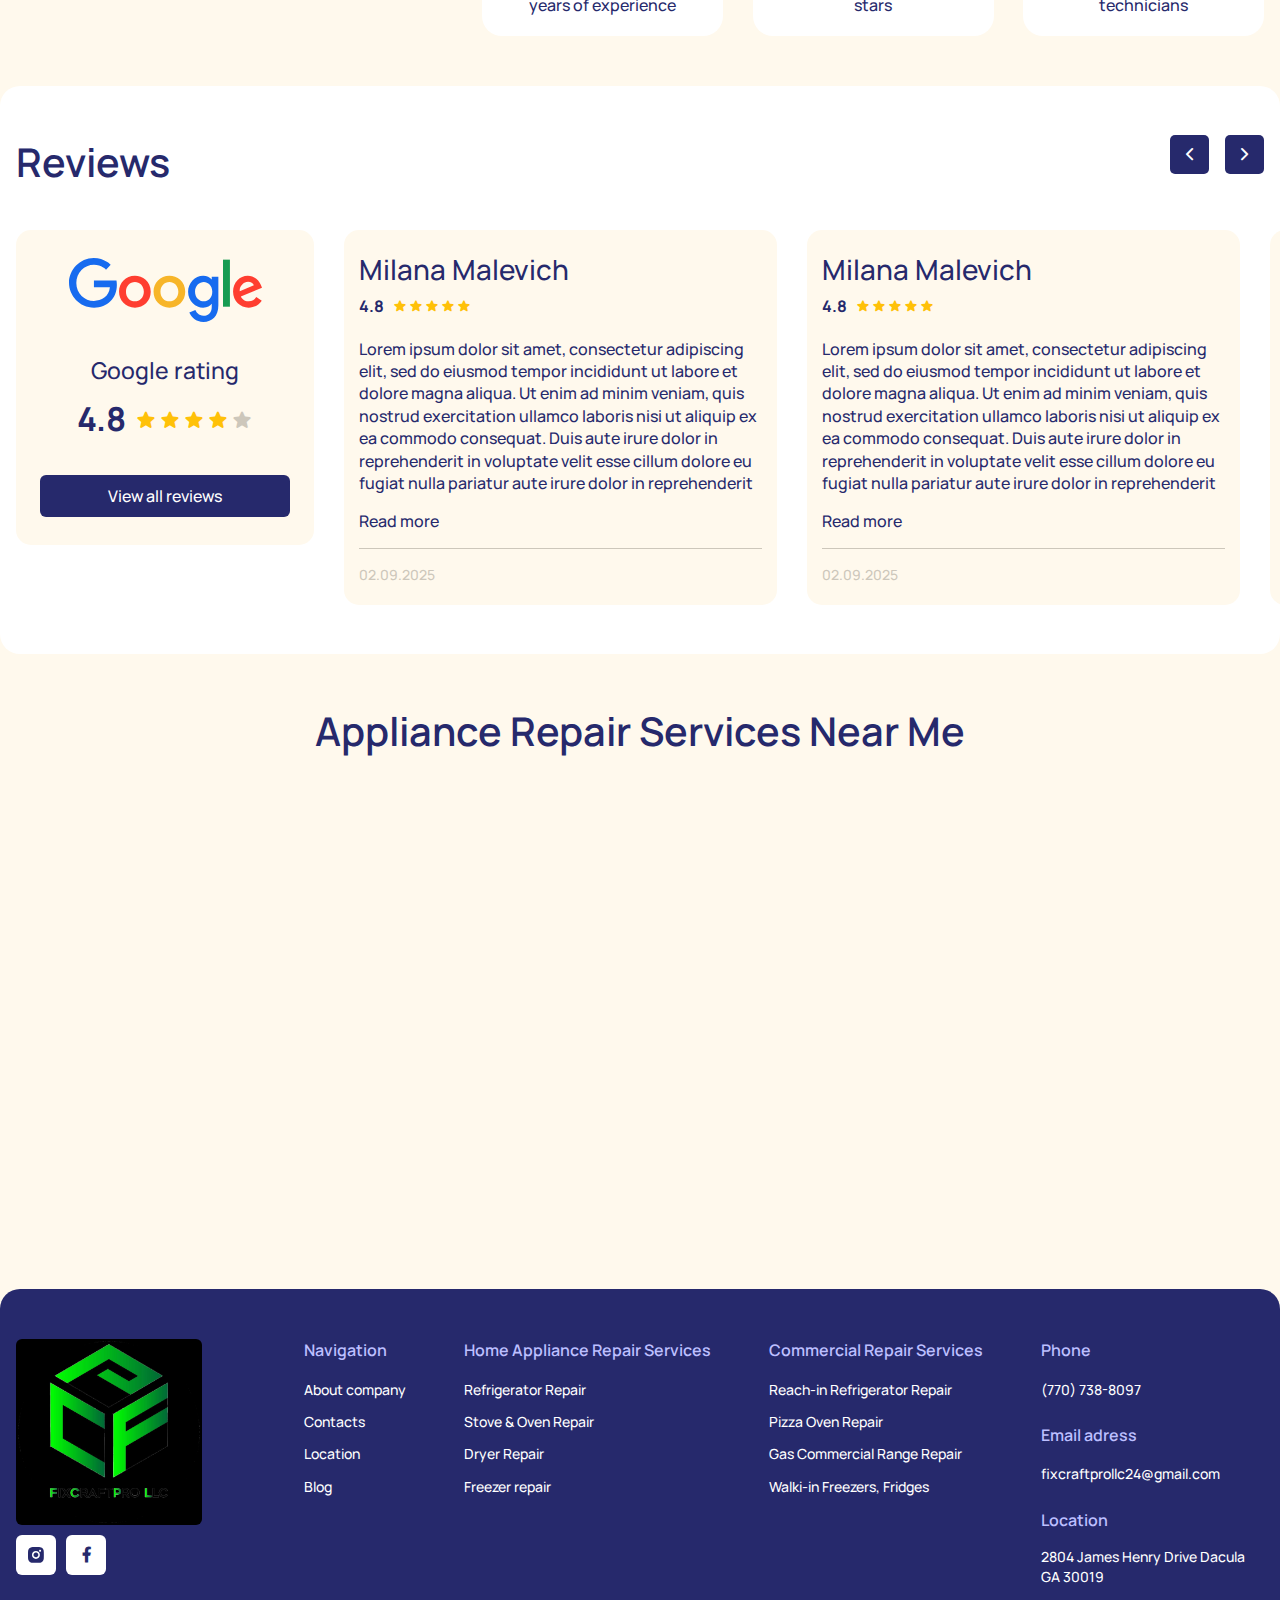
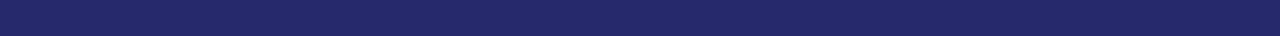
<file: about.html>
<!doctype html>
<html lang="en">
	<head>
		<meta charset="UTF-8">
		<meta name="viewport" content="width=device-width, initial-scale=1.0">
		<link rel="preload" href="./assets/fonts/Manrope-SemiBold.woff2" as="font" type="font/woff2" crossorigin="anonymous">
		<link rel="preload" href="./assets/fonts/Manrope-Medium.woff2" as="font" type="font/woff2" crossorigin="anonymous">
		<link rel="preload" href="./assets/fonts/Manrope-Bold.woff2" as="font" type="font/woff2" crossorigin="anonymous">
		<link rel="shortcut icon" href="./assets/img/favicon.ico">
		<title>About Page</title>
		<script type="module" crossorigin="" src="./js/app.min.js?v=1762946953006"></script>
		<link rel="stylesheet" crossorigin="" href="./css/app.min.css?v=1762946953006">
	</head>
	<body>
		<div class="wrapper">
			<header data-fls-header="" class="header">
				<div class="header__container">
					<a href="" class="header__logo">
						<img src="./assets/img/logo.jpg" alt="logo">
					</a>
					<div class="header__menu menu">
						<nav class="menu__body">
							<ul class="menu__list">
								<li class="menu__item sub-in">
									<a href="#" class="menu__link --icon-arrow-top">Home Appliance Repair Services</a>
									<div class="sub-list">
										<button class="sub-list__btn --icon-arrow-prev">Back</button>
										<ul class="sub-list__items">
											<li class="sub-list__item">
												<a href="#" class="sub-list__link">Refrigerator Repair</a>
											</li>
											<li class="sub-list__item">
												<a href="#" class="sub-list__link">Dryer Repair</a>
											</li>
											<li class="sub-list__item">
												<a href="#" class="sub-list__link">Stove & Oven Repair</a>
											</li>
											<li class="sub-list__item">
												<a href="#" class="sub-list__link">Freezer repair</a>
											</li>
										</ul>
									</div>
								</li>
								<li class="menu__item sub-in">
									<a href="#" class="menu__link --icon-arrow-top">Commercial Repair Services</a>
									<div class="sub-list">
										<button class="sub-list__btn --icon-arrow-prev">Back</button>
										<ul class="sub-list__items">
											<li class="sub-list__item">
												<a href="#" class="sub-list__link">Reach-in Refrigerator Repair</a>
											</li>
											<li class="sub-list__item">
												<a href="#" class="sub-list__link">Gas Commercial Range Repair</a>
											</li>
											<li class="sub-list__item">
												<a href="#" class="sub-list__link">Pizza Oven Repair</a>
											</li>
											<li class="sub-list__item">
												<a href="#" class="sub-list__link">Walki-in Freezers, Fridges</a>
											</li>
										</ul>
									</div>
								</li>
								<li class="menu__item">
									<a href="#" class="menu__link">About company</a>
								</li>
								<li class="menu__item">
									<a href="#" class="menu__link">Contacts</a>
								</li>
								<li class="menu__item">
									<a href="#" class="menu__link">Location</a>
								</li>
								<li class="menu__item">
									<a href="#" class="menu__link">Blog</a>
								</li>
							</ul>
							<a class="menu__phone --icon-phone" href="tel:7707388097">(770) 738-8097</a>
						</nav>
					</div>
					<a class="header__btn btn" href="#main-form">Get Consultation</a>
					<button type="button" data-fls-menu="" class="header__icon icon-menu">
						<div class="icon-menu__body">
							<span></span>
						</div>
					</button>
				</div>
			</header>
			<main class="page page--about">
				<div class="breadcrumbs">
					<div class="breadcrumbs__container">
						<div class="breadcrumbs__nav">
							<a class="breadcrumbs__link breadcrumbs__link--main" href="/craftpro">Main</a>
							<div class="breadcrumbs__link breadcrumbs__link--last">About us</div>
						</div>
					</div>
				</div>
				<section class="section hero">
					<div class="hero__container">
						<div class="hero__wrap">
							<div class="hero__bg">
								<img src="./assets/img/hero-2.jpg" alt="hero">
							</div>
							<div class="hero__content">
								<h1 class="hero__title">Home appliance repair services</h1>
							</div>
						</div>
					</div>
				</section>
				<section class="section content-with-image">
					<div class="content-with-image__container">
						<div class="content-with-image__row">
							<div class="content-with-image__content">
								<h2 class="content-with-image__title title">Lorem ipsum dolor sit amet</h2>
								<div class="content-with-image__text">
									<p>
										Lorem ipsum dolor sit amet, consectetur adipiscing elit, sed do eiusmod tempor incididunt ut
							labore et dolore magna
							aliqua. Ut enim ad minim veniam, quis nostrud exercitation ullamco laboris nisi ut aliquip
							ex ea commodo consequat. Duis
									</p>
									<p>
										aute irure dolor in reprehenderit in voluptate velit esse cillum dolore eu fugiat nulla
							pariatur. Excepteur sint
							occaecat cupidatat non proident, sunt in culpa qui officia deserunt mollit anim id est
							laborum
							Lorem ipsum dolor sit amet, consectetur adipiscing elit, sed do eiusmod tempor incididunt ut
							labore et dolore magna
							aliqua. Ut enim ad minim veniam, quis nostrud exercitation ullamco laboris nisi ut aliquip
							ex ea commodo consequat. Duis
									</p>
									<p>
										aute irure dolor in reprehenderit in voluptate velit esse cillum dolore eu fugiat nulla
							pariatur. Excepteur sint
							occaecat cupidatat non proident, sunt in culpa qui officia deserunt mollit anim id est
							laborum
							Lorem ipsum dolor sit amet, consectetur adipiscing elit, sed do eiusmod tempor incididunt ut
							labore et dolore magna
							aliqua. Ut enim ad minim veniam, quis nostrud exercitation ullamco laboris nisi ut aliquip
							ex ea commodo consequat. Duis
									</p>
									<p>
										aute irure dolor in reprehenderit in voluptate velit esse cillum dolore eu fugiat nulla
							pariatur. Excepteur sint
							occaecat cupidatat non proident, sunt in culpa qui officia deserunt mollit anim id est
							laborum
									</p>
								</div>
							</div>
							<div class="content-with-image__img">
								<img src="./assets/img/service.jpg" alt="Image">
							</div>
						</div>
					</div>
				</section>
				<section class="section brands bg-white">
					<div class="brands__container">
						<div class="brands__row">
							<h2 class="brands__title title">Brands we repair</h2>
							<div class="brands__items desktop">
								<div class="brands__item" data-fls-marquee="" data-fls-marquee-direction="right">
									<div class="brands__img">
										<img src="./assets/img/logo.jpg" alt="Image">
									</div>
									<div class="brands__img">
										<img src="./assets/img/logo.jpg" alt="Image">
									</div>
									<div class="brands__img">
										<img src="./assets/img/logo.jpg" alt="Image">
									</div>
								</div>
								<div class="brands__item" data-fls-marquee="" data-fls-marquee-direction="left">
									<div class="brands__img">
										<img src="./assets/img/logo.jpg" alt="Image">
									</div>
									<div class="brands__img">
										<img src="./assets/img/logo.jpg" alt="Image">
									</div>
									<div class="brands__img">
										<img src="./assets/img/logo.jpg" alt="Image">
									</div>
								</div>
							</div>
							<div class="brands__items mobile">
								<div class="brands__item" data-fls-marquee="" data-fls-marquee-direction="top">
									<div class="brands__img">
										<img src="./assets/img/logo.jpg" alt="Image">
									</div>
									<div class="brands__img">
										<img src="./assets/img/logo.jpg" alt="Image">
									</div>
									<div class="brands__img">
										<img src="./assets/img/logo.jpg" alt="Image">
									</div>
								</div>
								<div class="brands__item" data-fls-marquee="" data-fls-marquee-direction="bottom">
									<div class="brands__img">
										<img src="./assets/img/logo.jpg" alt="Image">
									</div>
									<div class="brands__img">
										<img src="./assets/img/logo.jpg" alt="Image">
									</div>
									<div class="brands__img">
										<img src="./assets/img/logo.jpg" alt="Image">
									</div>
								</div>
							</div>
						</div>
					</div>
				</section>
				<section class="section advantages">
					<div class="advantages__container">
						<div class="advantages__row">
							<h2 class="advantages__title title">Advantages</h2>
							<ul class="advantages__list">
								<li class="advantages__item item-advantage" data-fls-watcher="">
									<div class="item-advantage__number">
										<span data-fls-digcounter="">10</span>
										+
									</div>
									<div class="item-advantage__text">years of experience</div>
								</li>
								<li class="advantages__item item-advantage" data-fls-watcher="">
									<div class="item-advantage__number">
										<span data-fls-digcounter="">4.8</span>
										+
									</div>
									<div class="item-advantage__text">stars</div>
								</li>
								<li class="advantages__item item-advantage" data-fls-watcher="">
									<div class="item-advantage__number">
										<span data-fls-digcounter="">10</span>
										+
									</div>
									<div class="item-advantage__text">technicians</div>
								</li>
							</ul>
						</div>
					</div>
				</section>
				<section class="section reviews bg-white">
					<div class="reviews__container">
						<h2 class="reviews__title title">Reviews</h2>
						<div class="reviews__row">
							<div class="reviews__google google-reviews">
								<div class="google-reviews__logo">
									<img src="./assets/img/google.svg" alt="google">
								</div>
								<div class="google-reviews__body">
									<div class="google-reviews__title">Google rating</div>
									<div class="google-reviews__reting">
										<div class="google-reviews__number">4.8</div>
										<div class="google-reviews__stars">
											<div class="star --icon-star"></div>
											<div class="star --icon-star"></div>
											<div class="star --icon-star"></div>
											<div class="star --icon-star"></div>
											<div class="star disabled --icon-star"></div>
										</div>
									</div>
								</div>
								<a class="btn" href="#">View all reviews</a>
							</div>
							<div data-fls-slider="" class="reviews__slider swiper">
								<div class="reviews__wrapper swiper-wrapper">
									<div class="reviews__slide swiper-slide">
										<div class="review">
											<div class="review__name">Milana Malevich</div>
											<div class="review__reting">
												<div class="review__number">4.8</div>
												<div class="review__stars">
													<div class="star --icon-star"></div>
													<div class="star --icon-star"></div>
													<div class="star --icon-star"></div>
													<div class="star --icon-star"></div>
													<div class="star --icon-star"></div>
												</div>
											</div>
											<div data-fls-showmore="" data-fls-showmore-content="50" class="review__showmore">
												<div data-fls-showmore-content="" class="review__content">
													Lorem ipsum dolor sit
										amet,
										consectetur adipiscing elit, sed do eiusmod tempor incididunt ut labore et
										dolore
										magna
										aliqua. Ut enim ad minim veniam, quis nostrud exercitation ullamco laboris
										nisi
										ut
										aliquip ex ea commodo consequat. Duis
										aute irure dolor in reprehenderit in voluptate velit esse cillum dolore eu
										fugiat
										nulla pariatur
										aute irure dolor in reprehenderit in voluptate velit esse cillum dolore eu
										fugiat
										nulla pariatur
												</div>
												<button hidden data-fls-showmore-button="" type="button" class="review__more">
													<span>Read
											more</span>
													<span>Hide</span>
												</button>
											</div>
											<div class="review__date">02.09.2025</div>
										</div>
									</div>
									<div class="reviews__slide swiper-slide">
										<div class="review">
											<div class="review__name">Milana Malevich</div>
											<div class="review__reting">
												<div class="review__number">4.8</div>
												<div class="review__stars">
													<div class="star --icon-star"></div>
													<div class="star --icon-star"></div>
													<div class="star --icon-star"></div>
													<div class="star --icon-star"></div>
													<div class="star --icon-star"></div>
												</div>
											</div>
											<div data-fls-showmore="" data-fls-showmore-content="50" class="review__showmore">
												<div data-fls-showmore-content="" class="review__content">
													Lorem ipsum dolor sit
										amet,
										consectetur adipiscing elit, sed do eiusmod tempor incididunt ut labore et
										dolore
										magna
										aliqua. Ut enim ad minim veniam, quis nostrud exercitation ullamco laboris
										nisi
										ut
										aliquip ex ea commodo consequat. Duis
										aute irure dolor in reprehenderit in voluptate velit esse cillum dolore eu
										fugiat
										nulla pariatur
										aute irure dolor in reprehenderit in voluptate velit esse cillum dolore eu
										fugiat
										nulla pariatur
												</div>
												<button hidden data-fls-showmore-button="" type="button" class="review__more">
													<span>Read
											more</span>
													<span>Hide</span>
												</button>
											</div>
											<div class="review__date">02.09.2025</div>
										</div>
									</div>
									<div class="reviews__slide swiper-slide">
										<div class="review">
											<div class="review__name">Milana Malevich</div>
											<div class="review__reting">
												<div class="review__number">4.8</div>
												<div class="review__stars">
													<div class="star --icon-star"></div>
													<div class="star --icon-star"></div>
													<div class="star --icon-star"></div>
													<div class="star --icon-star"></div>
													<div class="star --icon-star"></div>
												</div>
											</div>
											<div data-fls-showmore="" data-fls-showmore-content="50" class="review__showmore">
												<div data-fls-showmore-content="" class="review__content">
													Lorem ipsum dolor sit
										amet,
										consectetur adipiscing elit, sed do eiusmod tempor incididunt ut labore et
										dolore
										magna
										aliqua. Ut enim ad minim veniam, quis nostrud exercitation ullamco laboris
										nisi
										ut
										aliquip ex ea commodo consequat. Duis
										aute irure dolor in reprehenderit in voluptate velit esse cillum dolore eu
										fugiat
										nulla pariatur
										aute irure dolor in reprehenderit in voluptate velit esse cillum dolore eu
										fugiat
										nulla pariatur
												</div>
												<button hidden data-fls-showmore-button="" type="button" class="review__more">
													<span>Read
											more</span>
													<span>Hide</span>
												</button>
											</div>
											<div class="review__date">02.09.2025</div>
										</div>
									</div>
								</div>
								<div class="swiper-nav">
									<button class="swiper-button-prev --icon-arrow-prev" type="button"></button>
									<button class="swiper-button-next --icon-arrow-next" type="button"></button>
								</div>
							</div>
						</div>
					</div>
				</section>
				<section class="section map">
					<div class="map__container">
						<h2 class="map__title title">Appliance Repair Services Near Me</h2>
						<div class="map__img">
							<iframe src="https://www.google.com/maps/embed?pb=!1m18!1m12!1m3!1d162759.0614266914!2d30.367544188592827!3d50.40178130681754!2m3!1f0!2f0!3f0!3m2!1i1024!2i768!4f13.1!3m3!1m2!1s0x40d4cf4ee15a4505%3A0x764931d2170146fe!2z0JrQuNGX0LIsIDAyMDAw!5e0!3m2!1suk!2sua!4v1762726178221!5m2!1suk!2sua" width="100%" height="100%" style="border:0;" allowfullscreen loading="lazy" referrerpolicy="no-referrer-when-downgrade"></iframe>
						</div>
					</div>
				</section>
			</main>
			<footer data-fls-footer="" class="footer">
				<div class="footer__container">
					<div class="footer__row">
						<div class="footer__head">
							<a href="#" class="footer__logo">
								<img src="./assets/img/logo.jpg" alt="logo">
							</a>
							<div class="footer__social social">
								<ul class="social__list">
									<li class="social__item">
										<a href="#" class="social__link" aria-label="instagram">
											<svg width="16" height="16" viewbox="0 0 16 16" fill="none" xmlns="http://www.w3.org/2000/svg">
												<path d="M8.73095 0C9.62158 0.002375 10.0736 0.007125 10.4639 0.0182083L10.6175 0.02375C10.7948 0.0300833 10.9698 0.038 11.1812 0.0475C12.0235 0.0870833 12.5982 0.220083 13.1025 0.415625C13.625 0.616708 14.0652 0.889042 14.5054 1.32842C14.9081 1.72404 15.2196 2.20279 15.4182 2.73125C15.6137 3.23554 15.7467 3.81029 15.7863 4.65342C15.7958 4.864 15.8037 5.03896 15.81 5.21708L15.8148 5.37067C15.8267 5.76017 15.8314 6.21221 15.833 7.10283L15.8338 7.69342V8.7305C15.8357 9.30795 15.8296 9.88539 15.8156 10.4627L15.8108 10.6163C15.8045 10.7944 15.7966 10.9693 15.7871 11.1799C15.7475 12.023 15.6129 12.597 15.4182 13.1021C15.2196 13.6305 14.9081 14.1093 14.5054 14.5049C14.1097 14.9076 13.631 15.2191 13.1025 15.4177C12.5982 15.6133 12.0235 15.7463 11.1812 15.7858L10.6175 15.8096L10.4639 15.8143C10.0736 15.8254 9.62158 15.831 8.73095 15.8325L8.14037 15.8333H7.10407C6.52637 15.8354 5.94866 15.8293 5.37112 15.8151L5.21753 15.8104C5.0296 15.8033 4.84171 15.7951 4.65387 15.7858C3.81153 15.7463 3.23678 15.6133 2.7317 15.4177C2.20352 15.219 1.72505 14.9075 1.32966 14.5049C0.926657 14.1094 0.61487 13.6306 0.416075 13.1021C0.220534 12.5978 0.0875336 12.023 0.0479503 11.1799L0.0242003 10.6163L0.020242 10.4627C0.00564849 9.8854 -0.000949442 9.30795 0.000450298 8.7305V7.10283C-0.00174095 6.52539 0.00406522 5.94795 0.017867 5.37067L0.0234087 5.21708C0.029742 5.03896 0.0376586 4.864 0.0471586 4.65342C0.086742 3.81029 0.219742 3.23633 0.415284 2.73125C0.614542 2.20257 0.926877 1.7238 1.33045 1.32842C1.72561 0.925893 2.20381 0.614392 2.7317 0.415625C3.23678 0.220083 3.81074 0.0870833 4.65387 0.0475C4.86445 0.038 5.0402 0.0300833 5.21753 0.02375L5.37112 0.0189999C5.94839 0.00493423 6.52584 -0.0011358 7.10328 0.000791609L8.73095 0ZM7.91712 3.95833C6.8673 3.95833 5.86048 4.37537 5.11815 5.1177C4.37582 5.86003 3.95878 6.86685 3.95878 7.91667C3.95878 8.96648 4.37582 9.9733 5.11815 10.7156C5.86048 11.458 6.8673 11.875 7.91712 11.875C8.96693 11.875 9.97375 11.458 10.7161 10.7156C11.4584 9.9733 11.8755 8.96648 11.8755 7.91667C11.8755 6.86685 11.4584 5.86003 10.7161 5.1177C9.97375 4.37537 8.96693 3.95833 7.91712 3.95833ZM7.91712 5.54167C8.22901 5.54162 8.53785 5.60299 8.82602 5.7223C9.11419 5.84161 9.37604 6.01651 9.59661 6.23701C9.81719 6.45751 9.99217 6.7193 10.1116 7.00743C10.231 7.29556 10.2925 7.60438 10.2925 7.91627C10.2926 8.22816 10.2312 8.53701 10.1119 8.82517C9.99257 9.11334 9.81767 9.37519 9.59717 9.59577C9.37667 9.81634 9.11488 9.99133 8.82675 10.1107C8.53862 10.2301 8.2298 10.2916 7.91791 10.2917C7.28802 10.2917 6.68393 10.0414 6.23853 9.59605C5.79313 9.15065 5.54291 8.54656 5.54291 7.91667C5.54291 7.28678 5.79313 6.68269 6.23853 6.23729C6.68393 5.79189 7.28802 5.54167 7.91791 5.54167M12.0742 2.77083C11.8117 2.77083 11.56 2.87509 11.3744 3.06068C11.1888 3.24626 11.0846 3.49796 11.0846 3.76042C11.0846 4.02287 11.1888 4.27457 11.3744 4.46016C11.56 4.64574 11.8117 4.75 12.0742 4.75C12.3366 4.75 12.5883 4.64574 12.7739 4.46016C12.9595 4.27457 13.0637 4.02287 13.0637 3.76042C13.0637 3.49796 12.9595 3.24626 12.7739 3.06068C12.5883 2.87509 12.3366 2.77083 12.0742 2.77083Z" fill="#26296C"></path>
											</svg>
										</a>
									</li>
									<li class="social__item">
										<a href="#" class="social__link --icon-facebook" aria-label="facebook"></a>
									</li>
								</ul>
							</div>
						</div>
						<div class="footer__content">
							<nav class="footer__nav">
								<h3 class="footer__heading">Navigation</h3>
								<ul class="footer__list">
									<li class="footer__item">
										<a href="#" class="footer__link">About company</a>
									</li>
									<li class="footer__item">
										<a href="#" class="footer__link">Contacts</a>
									</li>
									<li class="footer__item">
										<a href="#" class="footer__link">Location</a>
									</li>
									<li class="footer__item">
										<a href="#" class="footer__link">Blog</a>
									</li>
								</ul>
							</nav>
							<nav class="footer__nav">
								<h3 class="footer__heading">Home Appliance Repair Services</h3>
								<ul class="footer__list">
									<li class="footer__item">
										<a href="#" class="footer__link">Refrigerator Repair</a>
									</li>
									<li class="footer__item">
										<a href="#" class="footer__link">Stove & Oven Repair</a>
									</li>
									<li class="footer__item">
										<a href="#" class="footer__link">Dryer Repair</a>
									</li>
									<li class="footer__item">
										<a href="#" class="footer__link">Freezer repair</a>
									</li>
								</ul>
							</nav>
							<nav class="footer__nav">
								<h3 class="footer__heading">Commercial Repair Services</h3>
								<ul class="footer__list">
									<li class="footer__item">
										<a href="#" class="footer__link">Reach-in Refrigerator Repair</a>
									</li>
									<li class="footer__item">
										<a href="#" class="footer__link">Pizza Oven Repair</a>
									</li>
									<li class="footer__item">
										<a href="#" class="footer__link">Gas Commercial Range Repair</a>
									</li>
									<li class="footer__item">
										<a href="#" class="footer__link">Walki-in Freezers, Fridges</a>
									</li>
								</ul>
							</nav>
							<div class="footer__contacts">
								<div class="footer__contacts-item">
									<h3 class="footer__heading">Phone</h3>
									<a class="footer__contacts-link" href="tel:7707388097">(770) 738-8097</a>
								</div>
								<div class="footer__contacts-item">
									<h3 class="footer__heading">Email adress</h3>
									<a class="footer__contacts-link" href="mailto:fixcraftprollc24@gmail.com">fixcraftprollc24@gmail.com</a>
								</div>
								<div class="footer__contacts-item">
									<h3 class="footer__heading">Location</h3>
									<div class="footer__contacts-text">2804 James Henry Drive Dacula GA 30019</div>
								</div>
							</div>
						</div>
					</div>
				</div>
			</footer>
		</div>
	</body>
</html>
</file>
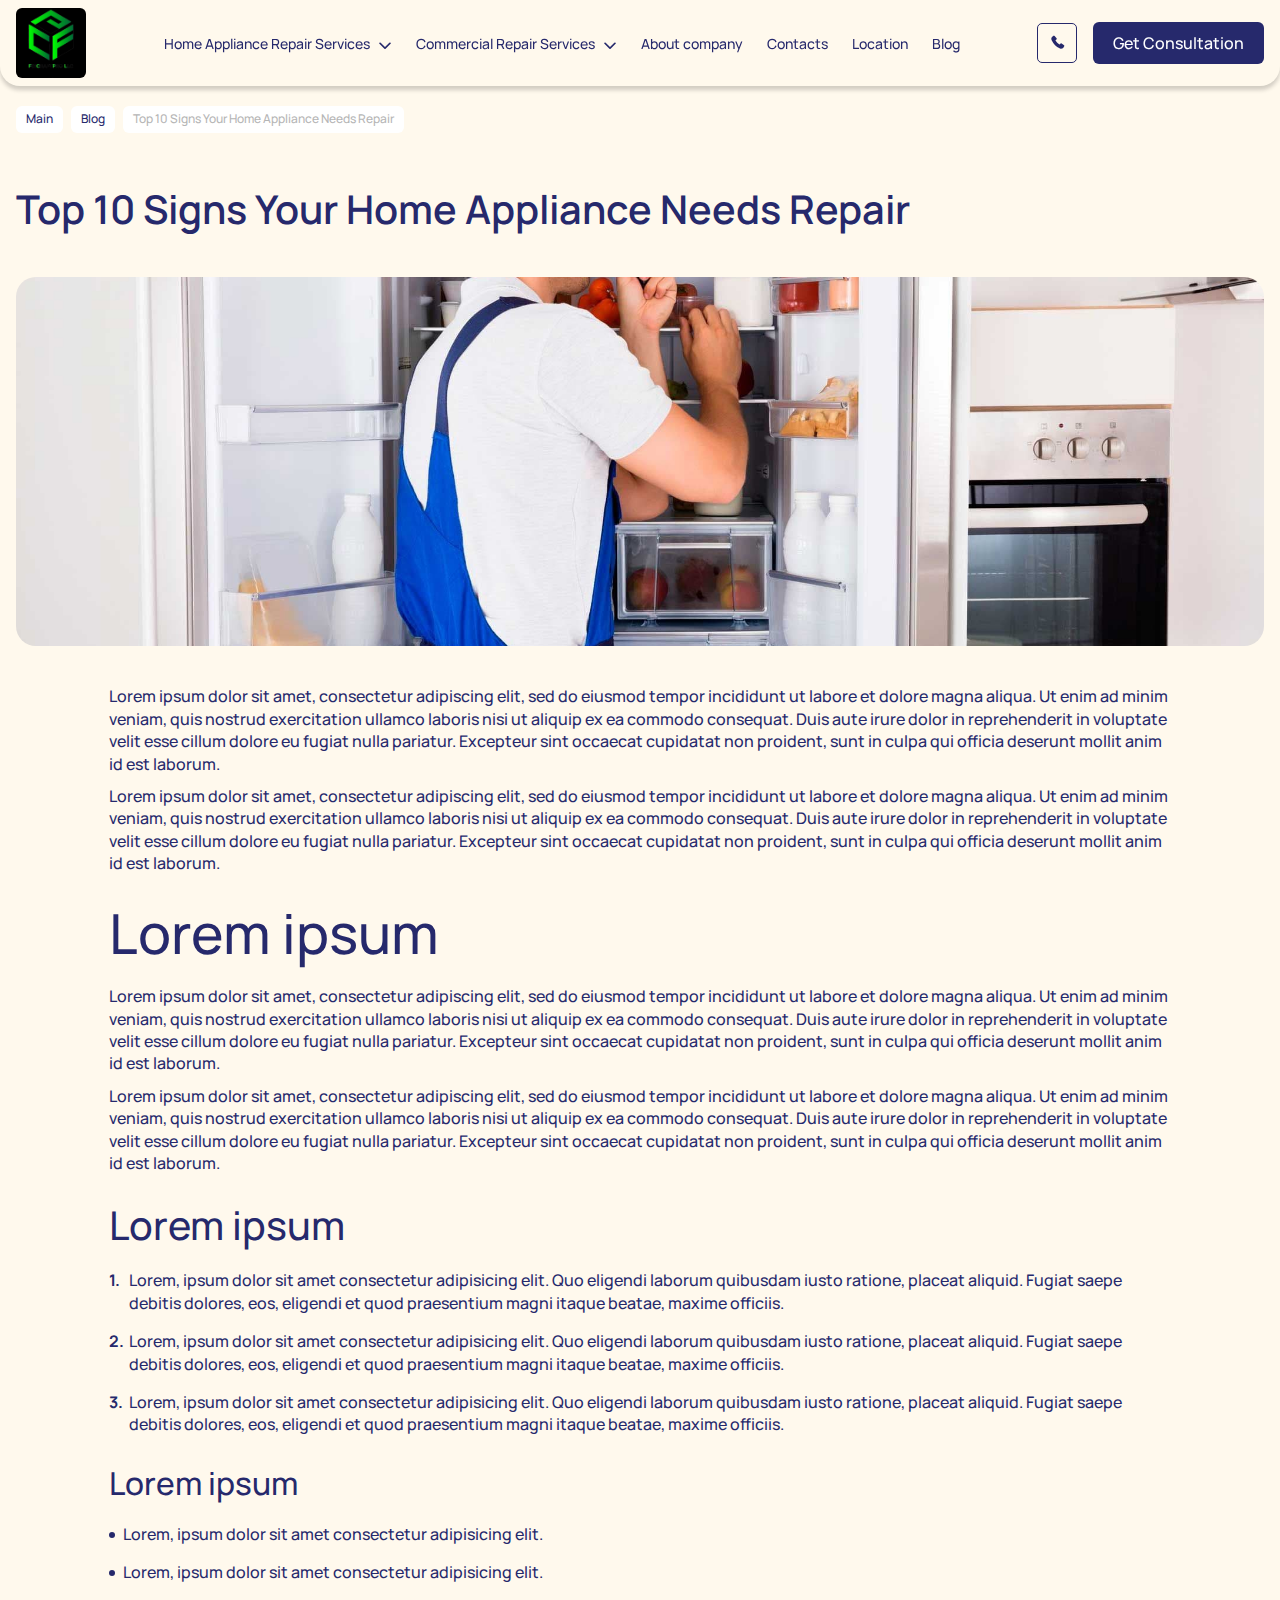
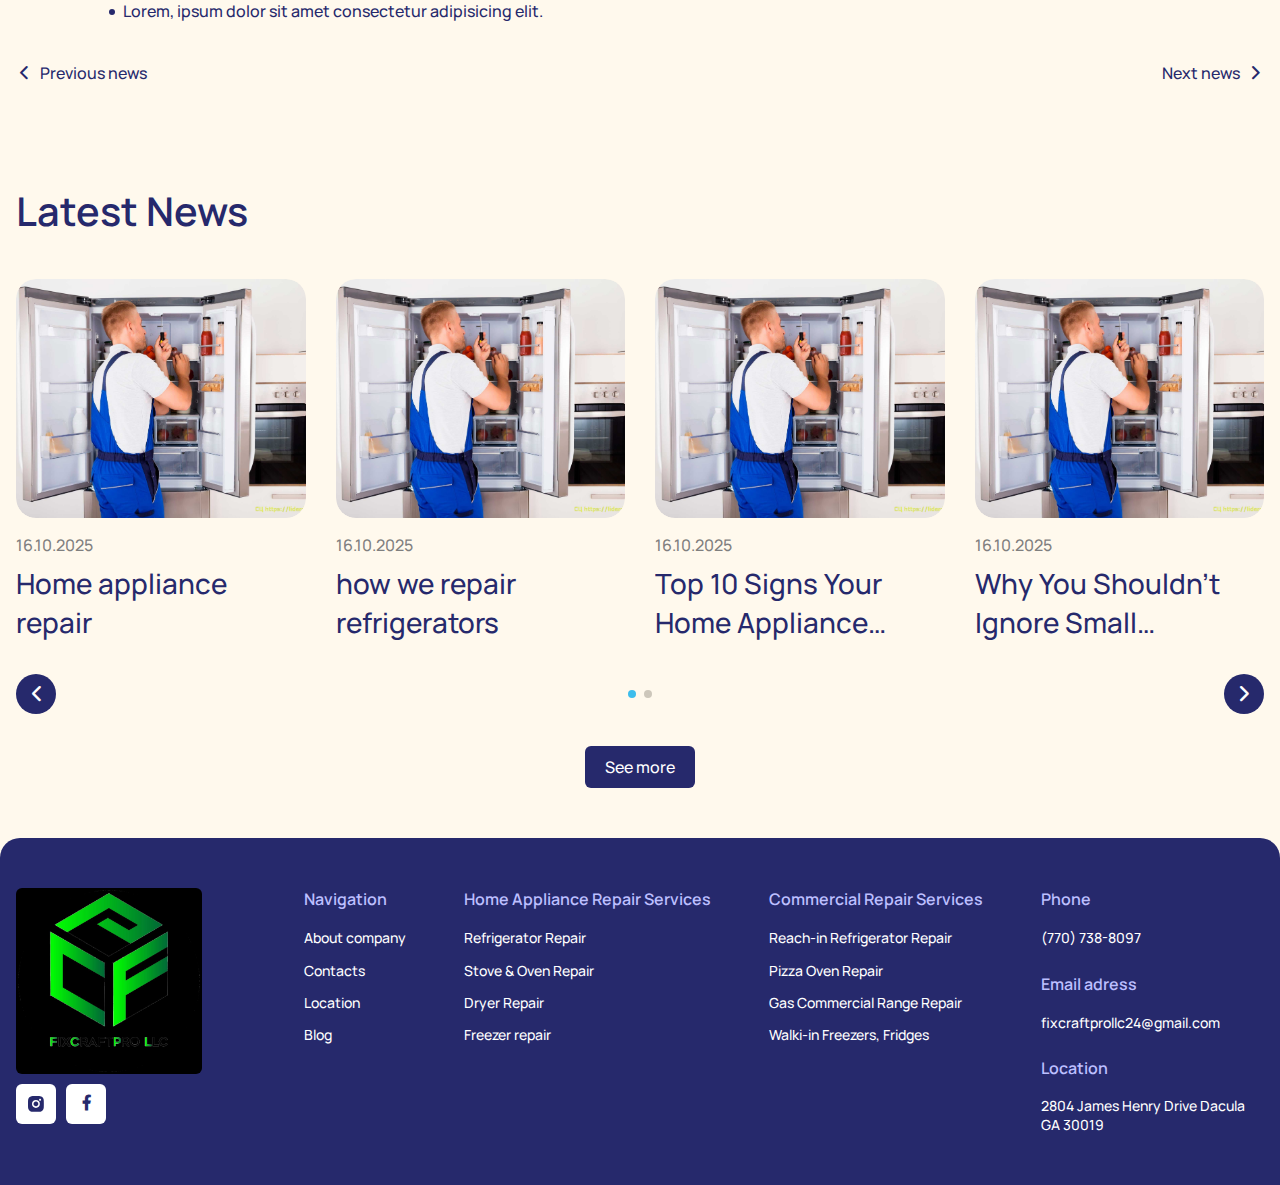
<file: article.html>
<!doctype html>
<html lang="en">
	<head>
		<meta charset="UTF-8">
		<meta name="viewport" content="width=device-width, initial-scale=1.0">
		<link rel="preload" href="./assets/fonts/Manrope-SemiBold.woff2" as="font" type="font/woff2" crossorigin="anonymous">
		<link rel="preload" href="./assets/fonts/Manrope-Medium.woff2" as="font" type="font/woff2" crossorigin="anonymous">
		<link rel="preload" href="./assets/fonts/Manrope-Bold.woff2" as="font" type="font/woff2" crossorigin="anonymous">
		<link rel="shortcut icon" href="./assets/img/favicon.ico">
		<title>Article Page</title>
		<script type="module" crossorigin="" src="./js/app.min.js?v=1762946953006"></script>
		<link rel="stylesheet" crossorigin="" href="./css/app.min.css?v=1762946953006">
	</head>
	<body>
		<div class="wrapper">
			<header data-fls-header="" class="header">
				<div class="header__container">
					<a href="" class="header__logo">
						<img src="./assets/img/logo.jpg" alt="logo">
					</a>
					<div class="header__menu menu">
						<nav class="menu__body">
							<ul class="menu__list">
								<li class="menu__item sub-in">
									<a href="#" class="menu__link --icon-arrow-top">Home Appliance Repair Services</a>
									<div class="sub-list">
										<button class="sub-list__btn --icon-arrow-prev">Back</button>
										<ul class="sub-list__items">
											<li class="sub-list__item">
												<a href="#" class="sub-list__link">Refrigerator Repair</a>
											</li>
											<li class="sub-list__item">
												<a href="#" class="sub-list__link">Dryer Repair</a>
											</li>
											<li class="sub-list__item">
												<a href="#" class="sub-list__link">Stove & Oven Repair</a>
											</li>
											<li class="sub-list__item">
												<a href="#" class="sub-list__link">Freezer repair</a>
											</li>
										</ul>
									</div>
								</li>
								<li class="menu__item sub-in">
									<a href="#" class="menu__link --icon-arrow-top">Commercial Repair Services</a>
									<div class="sub-list">
										<button class="sub-list__btn --icon-arrow-prev">Back</button>
										<ul class="sub-list__items">
											<li class="sub-list__item">
												<a href="#" class="sub-list__link">Reach-in Refrigerator Repair</a>
											</li>
											<li class="sub-list__item">
												<a href="#" class="sub-list__link">Gas Commercial Range Repair</a>
											</li>
											<li class="sub-list__item">
												<a href="#" class="sub-list__link">Pizza Oven Repair</a>
											</li>
											<li class="sub-list__item">
												<a href="#" class="sub-list__link">Walki-in Freezers, Fridges</a>
											</li>
										</ul>
									</div>
								</li>
								<li class="menu__item">
									<a href="#" class="menu__link">About company</a>
								</li>
								<li class="menu__item">
									<a href="#" class="menu__link">Contacts</a>
								</li>
								<li class="menu__item">
									<a href="#" class="menu__link">Location</a>
								</li>
								<li class="menu__item">
									<a href="#" class="menu__link">Blog</a>
								</li>
							</ul>
							<a class="menu__phone --icon-phone" href="tel:7707388097">(770) 738-8097</a>
						</nav>
					</div>
					<a class="header__btn btn" href="#main-form">Get Consultation</a>
					<button type="button" data-fls-menu="" class="header__icon icon-menu">
						<div class="icon-menu__body">
							<span></span>
						</div>
					</button>
				</div>
			</header>
			<main class="page page--article">
				<div class="breadcrumbs">
					<div class="breadcrumbs__container">
						<div class="breadcrumbs__nav">
							<a class="breadcrumbs__link breadcrumbs__link--main" href="/craftpro">Main</a>
							<a class="breadcrumbs__link" href="/blog">Blog</a>
							<div class="breadcrumbs__link breadcrumbs__link--last">Top 10 Signs Your Home Appliance Needs Repair</div>
						</div>
					</div>
				</div>
				<section class="section article">
					<div class="article__container">
						<h1 class="article__title title">Top 10 Signs Your Home Appliance Needs Repair</h1>
						<div class="article__img">
							<img src="./assets/img/service.jpg" alt="Image">
						</div>
						<div class="article__content text-formatted">
							<p>
								Lorem ipsum dolor sit amet, consectetur adipiscing elit, sed do eiusmod tempor incididunt ut labore
					et dolore magna
					aliqua. Ut enim ad minim veniam, quis nostrud exercitation ullamco laboris nisi ut aliquip ex ea
					commodo consequat. Duis
					aute irure dolor in reprehenderit in voluptate velit esse cillum dolore eu fugiat nulla pariatur.
					Excepteur sint
					occaecat cupidatat non proident, sunt in culpa qui officia deserunt mollit anim id est laborum.
							</p>
							<p>
								Lorem ipsum dolor sit amet, consectetur adipiscing elit, sed do eiusmod tempor incididunt ut labore
					et dolore magna
					aliqua. Ut enim ad minim veniam, quis nostrud exercitation ullamco laboris nisi ut aliquip ex ea
					commodo consequat. Duis
					aute irure dolor in reprehenderit in voluptate velit esse cillum dolore eu fugiat nulla pariatur.
					Excepteur sint
					occaecat cupidatat non proident, sunt in culpa qui officia deserunt mollit anim id est laborum.
							</p>
							<h2>Lorem ipsum</h2>
							<p>
								Lorem ipsum dolor sit amet, consectetur adipiscing elit, sed do eiusmod tempor incididunt ut labore
					et dolore magna
					aliqua. Ut enim ad minim veniam, quis nostrud exercitation ullamco laboris nisi ut aliquip ex ea
					commodo consequat. Duis
					aute irure dolor in reprehenderit in voluptate velit esse cillum dolore eu fugiat nulla pariatur.
					Excepteur sint
					occaecat cupidatat non proident, sunt in culpa qui officia deserunt mollit anim id est laborum.
							</p>
							<p>
								Lorem ipsum dolor sit amet, consectetur adipiscing elit, sed do eiusmod tempor incididunt ut labore
					et dolore magna
					aliqua. Ut enim ad minim veniam, quis nostrud exercitation ullamco laboris nisi ut aliquip ex ea
					commodo consequat. Duis
					aute irure dolor in reprehenderit in voluptate velit esse cillum dolore eu fugiat nulla pariatur.
					Excepteur sint
					occaecat cupidatat non proident, sunt in culpa qui officia deserunt mollit anim id est laborum.
							</p>
							<h3>Lorem ipsum</h3>
							<ol>
								<li>
									Lorem, ipsum dolor sit amet consectetur adipisicing elit. Quo eligendi laborum quibusdam iusto
						ratione, placeat aliquid. Fugiat saepe debitis dolores, eos, eligendi et quod praesentium magni
						itaque beatae, maxime officiis.
								</li>
								<li>
									Lorem, ipsum dolor sit amet consectetur adipisicing elit. Quo eligendi laborum quibusdam iusto
						ratione, placeat aliquid. Fugiat saepe debitis dolores, eos, eligendi et quod praesentium magni
						itaque beatae, maxime officiis.
								</li>
								<li>
									Lorem, ipsum dolor sit amet consectetur adipisicing elit. Quo eligendi laborum quibusdam iusto
						ratione, placeat aliquid. Fugiat saepe debitis dolores, eos, eligendi et quod praesentium magni
						itaque beatae, maxime officiis.
								</li>
							</ol>
							<h4>Lorem ipsum</h4>
							<ul>
								<li>Lorem, ipsum dolor sit amet consectetur adipisicing elit.</li>
								<li>Lorem, ipsum dolor sit amet consectetur adipisicing elit.</li>
								<li>Lorem, ipsum dolor sit amet consectetur adipisicing elit.</li>
							</ul>
						</div>
						<div class="article__nav">
							<a class="article__nav-link prev --icon-arrow-prev" href="#">Previous news</a>
							<a class="article__nav-link next --icon-arrow-next" href="#">Next news</a>
						</div>
					</div>
				</section>
				<section class="section latest-news">
					<div class="latest-news__container">
						<h2 class="latest-news__title title">Latest News</h2>
						<div data-fls-slider="" class="latest-news__slider swiper">
							<div class="latest-news__wrapper swiper-wrapper">
								<div class="latest-news__slide swiper-slide">
									<article class="item-blog">
										<a href="#" class="item-blog__img">
											<img src="./assets/img/service.jpg" alt="Image">
										</a>
										<div class="item-blog__date">16.10.2025</div>
										<a class="item-blog__title" href="#">Home appliance repair</a>
									</article>
								</div>
								<div class="latest-news__slide swiper-slide">
									<article class="item-blog">
										<a href="#" class="item-blog__img">
											<img src="./assets/img/service.jpg" alt="Image">
										</a>
										<div class="item-blog__date">16.10.2025</div>
										<a class="item-blog__title" href="#">how we repair refrigerators</a>
									</article>
								</div>
								<div class="latest-news__slide swiper-slide">
									<article class="item-blog">
										<a href="#" class="item-blog__img">
											<img src="./assets/img/service.jpg" alt="Image">
										</a>
										<div class="item-blog__date">16.10.2025</div>
										<a class="item-blog__title" href="#">Top 10 Signs Your Home Appliance Needs Repair</a>
									</article>
								</div>
								<div class="latest-news__slide swiper-slide">
									<article class="item-blog">
										<a href="#" class="item-blog__img">
											<img src="./assets/img/service.jpg" alt="Image">
										</a>
										<div class="item-blog__date">16.10.2025</div>
										<a class="item-blog__title" href="#">Why You Shouldn’t Ignore Small Appliance Issues</a>
									</article>
								</div>
								<div class="latest-news__slide swiper-slide">
									<article class="item-blog">
										<a href="#" class="item-blog__img">
											<img src="./assets/img/service.jpg" alt="Image">
										</a>
										<div class="item-blog__date">16.10.2025</div>
										<a class="item-blog__title" href="#">Home appliance repair</a>
									</article>
								</div>
							</div>
							<div class="latest-news__nav">
								<button class="latest-news-button-prev --icon-arrow-prev" type="button"></button>
								<div class="swiper-pagination"></div>
								<button class="latest-news-button-next --icon-arrow-next" type="button"></button>
							</div>
						</div>
						<div class="latest-news__botoom">
							<a class="btn" href="#">See more</a>
						</div>
					</div>
				</section>
			</main>
			<footer data-fls-footer="" class="footer">
				<div class="footer__container">
					<div class="footer__row">
						<div class="footer__head">
							<a href="#" class="footer__logo">
								<img src="./assets/img/logo.jpg" alt="logo">
							</a>
							<div class="footer__social social">
								<ul class="social__list">
									<li class="social__item">
										<a href="#" class="social__link" aria-label="instagram">
											<svg width="16" height="16" viewbox="0 0 16 16" fill="none" xmlns="http://www.w3.org/2000/svg">
												<path d="M8.73095 0C9.62158 0.002375 10.0736 0.007125 10.4639 0.0182083L10.6175 0.02375C10.7948 0.0300833 10.9698 0.038 11.1812 0.0475C12.0235 0.0870833 12.5982 0.220083 13.1025 0.415625C13.625 0.616708 14.0652 0.889042 14.5054 1.32842C14.9081 1.72404 15.2196 2.20279 15.4182 2.73125C15.6137 3.23554 15.7467 3.81029 15.7863 4.65342C15.7958 4.864 15.8037 5.03896 15.81 5.21708L15.8148 5.37067C15.8267 5.76017 15.8314 6.21221 15.833 7.10283L15.8338 7.69342V8.7305C15.8357 9.30795 15.8296 9.88539 15.8156 10.4627L15.8108 10.6163C15.8045 10.7944 15.7966 10.9693 15.7871 11.1799C15.7475 12.023 15.6129 12.597 15.4182 13.1021C15.2196 13.6305 14.9081 14.1093 14.5054 14.5049C14.1097 14.9076 13.631 15.2191 13.1025 15.4177C12.5982 15.6133 12.0235 15.7463 11.1812 15.7858L10.6175 15.8096L10.4639 15.8143C10.0736 15.8254 9.62158 15.831 8.73095 15.8325L8.14037 15.8333H7.10407C6.52637 15.8354 5.94866 15.8293 5.37112 15.8151L5.21753 15.8104C5.0296 15.8033 4.84171 15.7951 4.65387 15.7858C3.81153 15.7463 3.23678 15.6133 2.7317 15.4177C2.20352 15.219 1.72505 14.9075 1.32966 14.5049C0.926657 14.1094 0.61487 13.6306 0.416075 13.1021C0.220534 12.5978 0.0875336 12.023 0.0479503 11.1799L0.0242003 10.6163L0.020242 10.4627C0.00564849 9.8854 -0.000949442 9.30795 0.000450298 8.7305V7.10283C-0.00174095 6.52539 0.00406522 5.94795 0.017867 5.37067L0.0234087 5.21708C0.029742 5.03896 0.0376586 4.864 0.0471586 4.65342C0.086742 3.81029 0.219742 3.23633 0.415284 2.73125C0.614542 2.20257 0.926877 1.7238 1.33045 1.32842C1.72561 0.925893 2.20381 0.614392 2.7317 0.415625C3.23678 0.220083 3.81074 0.0870833 4.65387 0.0475C4.86445 0.038 5.0402 0.0300833 5.21753 0.02375L5.37112 0.0189999C5.94839 0.00493423 6.52584 -0.0011358 7.10328 0.000791609L8.73095 0ZM7.91712 3.95833C6.8673 3.95833 5.86048 4.37537 5.11815 5.1177C4.37582 5.86003 3.95878 6.86685 3.95878 7.91667C3.95878 8.96648 4.37582 9.9733 5.11815 10.7156C5.86048 11.458 6.8673 11.875 7.91712 11.875C8.96693 11.875 9.97375 11.458 10.7161 10.7156C11.4584 9.9733 11.8755 8.96648 11.8755 7.91667C11.8755 6.86685 11.4584 5.86003 10.7161 5.1177C9.97375 4.37537 8.96693 3.95833 7.91712 3.95833ZM7.91712 5.54167C8.22901 5.54162 8.53785 5.60299 8.82602 5.7223C9.11419 5.84161 9.37604 6.01651 9.59661 6.23701C9.81719 6.45751 9.99217 6.7193 10.1116 7.00743C10.231 7.29556 10.2925 7.60438 10.2925 7.91627C10.2926 8.22816 10.2312 8.53701 10.1119 8.82517C9.99257 9.11334 9.81767 9.37519 9.59717 9.59577C9.37667 9.81634 9.11488 9.99133 8.82675 10.1107C8.53862 10.2301 8.2298 10.2916 7.91791 10.2917C7.28802 10.2917 6.68393 10.0414 6.23853 9.59605C5.79313 9.15065 5.54291 8.54656 5.54291 7.91667C5.54291 7.28678 5.79313 6.68269 6.23853 6.23729C6.68393 5.79189 7.28802 5.54167 7.91791 5.54167M12.0742 2.77083C11.8117 2.77083 11.56 2.87509 11.3744 3.06068C11.1888 3.24626 11.0846 3.49796 11.0846 3.76042C11.0846 4.02287 11.1888 4.27457 11.3744 4.46016C11.56 4.64574 11.8117 4.75 12.0742 4.75C12.3366 4.75 12.5883 4.64574 12.7739 4.46016C12.9595 4.27457 13.0637 4.02287 13.0637 3.76042C13.0637 3.49796 12.9595 3.24626 12.7739 3.06068C12.5883 2.87509 12.3366 2.77083 12.0742 2.77083Z" fill="#26296C"></path>
											</svg>
										</a>
									</li>
									<li class="social__item">
										<a href="#" class="social__link --icon-facebook" aria-label="facebook"></a>
									</li>
								</ul>
							</div>
						</div>
						<div class="footer__content">
							<nav class="footer__nav">
								<h3 class="footer__heading">Navigation</h3>
								<ul class="footer__list">
									<li class="footer__item">
										<a href="#" class="footer__link">About company</a>
									</li>
									<li class="footer__item">
										<a href="#" class="footer__link">Contacts</a>
									</li>
									<li class="footer__item">
										<a href="#" class="footer__link">Location</a>
									</li>
									<li class="footer__item">
										<a href="#" class="footer__link">Blog</a>
									</li>
								</ul>
							</nav>
							<nav class="footer__nav">
								<h3 class="footer__heading">Home Appliance Repair Services</h3>
								<ul class="footer__list">
									<li class="footer__item">
										<a href="#" class="footer__link">Refrigerator Repair</a>
									</li>
									<li class="footer__item">
										<a href="#" class="footer__link">Stove & Oven Repair</a>
									</li>
									<li class="footer__item">
										<a href="#" class="footer__link">Dryer Repair</a>
									</li>
									<li class="footer__item">
										<a href="#" class="footer__link">Freezer repair</a>
									</li>
								</ul>
							</nav>
							<nav class="footer__nav">
								<h3 class="footer__heading">Commercial Repair Services</h3>
								<ul class="footer__list">
									<li class="footer__item">
										<a href="#" class="footer__link">Reach-in Refrigerator Repair</a>
									</li>
									<li class="footer__item">
										<a href="#" class="footer__link">Pizza Oven Repair</a>
									</li>
									<li class="footer__item">
										<a href="#" class="footer__link">Gas Commercial Range Repair</a>
									</li>
									<li class="footer__item">
										<a href="#" class="footer__link">Walki-in Freezers, Fridges</a>
									</li>
								</ul>
							</nav>
							<div class="footer__contacts">
								<div class="footer__contacts-item">
									<h3 class="footer__heading">Phone</h3>
									<a class="footer__contacts-link" href="tel:7707388097">(770) 738-8097</a>
								</div>
								<div class="footer__contacts-item">
									<h3 class="footer__heading">Email adress</h3>
									<a class="footer__contacts-link" href="mailto:fixcraftprollc24@gmail.com">fixcraftprollc24@gmail.com</a>
								</div>
								<div class="footer__contacts-item">
									<h3 class="footer__heading">Location</h3>
									<div class="footer__contacts-text">2804 James Henry Drive Dacula GA 30019</div>
								</div>
							</div>
						</div>
					</div>
				</div>
			</footer>
		</div>
	</body>
</html>
</file>
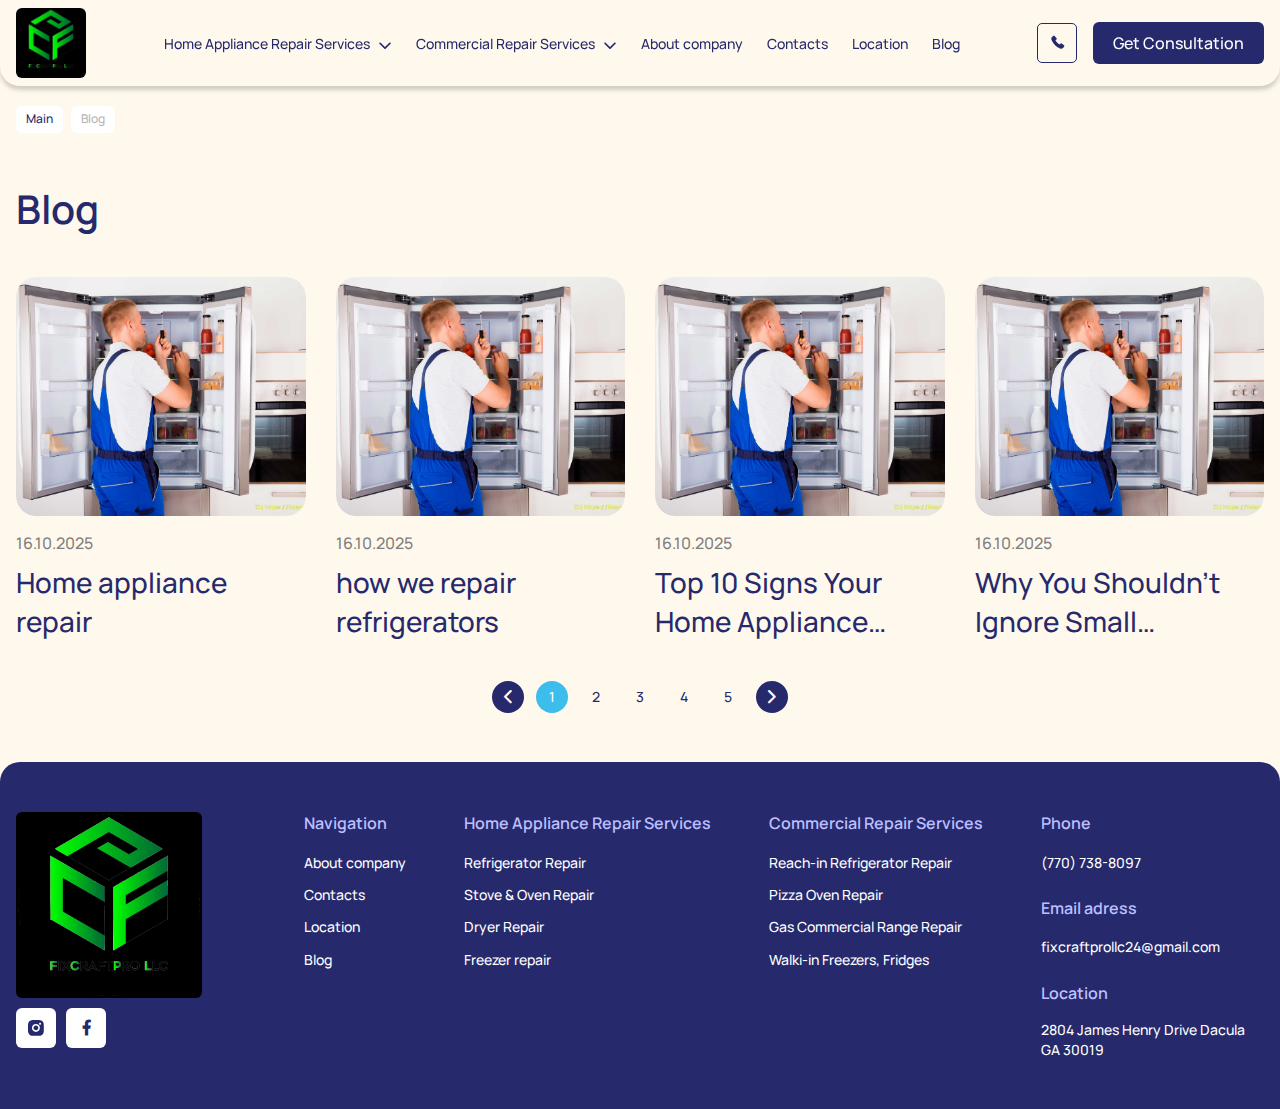
<file: blog.html>
<!doctype html>
<html lang="en">
	<head>
		<meta charset="UTF-8">
		<meta name="viewport" content="width=device-width, initial-scale=1.0">
		<link rel="preload" href="./assets/fonts/Manrope-SemiBold.woff2" as="font" type="font/woff2" crossorigin="anonymous">
		<link rel="preload" href="./assets/fonts/Manrope-Medium.woff2" as="font" type="font/woff2" crossorigin="anonymous">
		<link rel="preload" href="./assets/fonts/Manrope-Bold.woff2" as="font" type="font/woff2" crossorigin="anonymous">
		<link rel="shortcut icon" href="./assets/img/favicon.ico">
		<title>Blog Page</title>
		<script type="module" crossorigin="" src="./js/app.min.js?v=1762946953006"></script>
		<link rel="stylesheet" crossorigin="" href="./css/app.min.css?v=1762946953006">
	</head>
	<body>
		<div class="wrapper">
			<header data-fls-header="" class="header">
				<div class="header__container">
					<a href="" class="header__logo">
						<img src="./assets/img/logo.jpg" alt="logo">
					</a>
					<div class="header__menu menu">
						<nav class="menu__body">
							<ul class="menu__list">
								<li class="menu__item sub-in">
									<a href="#" class="menu__link --icon-arrow-top">Home Appliance Repair Services</a>
									<div class="sub-list">
										<button class="sub-list__btn --icon-arrow-prev">Back</button>
										<ul class="sub-list__items">
											<li class="sub-list__item">
												<a href="#" class="sub-list__link">Refrigerator Repair</a>
											</li>
											<li class="sub-list__item">
												<a href="#" class="sub-list__link">Dryer Repair</a>
											</li>
											<li class="sub-list__item">
												<a href="#" class="sub-list__link">Stove & Oven Repair</a>
											</li>
											<li class="sub-list__item">
												<a href="#" class="sub-list__link">Freezer repair</a>
											</li>
										</ul>
									</div>
								</li>
								<li class="menu__item sub-in">
									<a href="#" class="menu__link --icon-arrow-top">Commercial Repair Services</a>
									<div class="sub-list">
										<button class="sub-list__btn --icon-arrow-prev">Back</button>
										<ul class="sub-list__items">
											<li class="sub-list__item">
												<a href="#" class="sub-list__link">Reach-in Refrigerator Repair</a>
											</li>
											<li class="sub-list__item">
												<a href="#" class="sub-list__link">Gas Commercial Range Repair</a>
											</li>
											<li class="sub-list__item">
												<a href="#" class="sub-list__link">Pizza Oven Repair</a>
											</li>
											<li class="sub-list__item">
												<a href="#" class="sub-list__link">Walki-in Freezers, Fridges</a>
											</li>
										</ul>
									</div>
								</li>
								<li class="menu__item">
									<a href="#" class="menu__link">About company</a>
								</li>
								<li class="menu__item">
									<a href="#" class="menu__link">Contacts</a>
								</li>
								<li class="menu__item">
									<a href="#" class="menu__link">Location</a>
								</li>
								<li class="menu__item">
									<a href="#" class="menu__link">Blog</a>
								</li>
							</ul>
							<a class="menu__phone --icon-phone" href="tel:7707388097">(770) 738-8097</a>
						</nav>
					</div>
					<a class="header__btn btn" href="#main-form">Get Consultation</a>
					<button type="button" data-fls-menu="" class="header__icon icon-menu">
						<div class="icon-menu__body">
							<span></span>
						</div>
					</button>
				</div>
			</header>
			<main class="page page--blog">
				<div class="breadcrumbs">
					<div class="breadcrumbs__container">
						<div class="breadcrumbs__nav">
							<a class="breadcrumbs__link breadcrumbs__link--main" href="/craftpro">Main</a>
							<div class="breadcrumbs__link breadcrumbs__link--last">Blog</div>
						</div>
					</div>
				</div>
				<section class="section blog">
					<div class="blog__container">
						<h1 class="blog__title title">Blog</h1>
						<div class="blog__list">
							<article class="blog__item item-blog">
								<a href="#" class="item-blog__img">
									<img src="./assets/img/service.jpg" alt="Image">
								</a>
								<div class="item-blog__date">16.10.2025</div>
								<a class="item-blog__title" href="#">Home appliance repair</a>
							</article>
							<article class="blog__item item-blog">
								<a href="#" class="item-blog__img">
									<img src="./assets/img/service.jpg" alt="Image">
								</a>
								<div class="item-blog__date">16.10.2025</div>
								<a class="item-blog__title" href="#">how we repair refrigerators</a>
							</article>
							<article class="blog__item item-blog">
								<a href="#" class="item-blog__img">
									<img src="./assets/img/service.jpg" alt="Image">
								</a>
								<div class="item-blog__date">16.10.2025</div>
								<a class="item-blog__title" href="#">Top 10 Signs Your Home Appliance Needs Repair</a>
							</article>
							<article class="blog__item item-blog">
								<a href="#" class="item-blog__img">
									<img src="./assets/img/service.jpg" alt="Image">
								</a>
								<div class="item-blog__date">16.10.2025</div>
								<a class="item-blog__title" href="#">Why You Shouldn’t Ignore Small Appliance Issues</a>
							</article>
						</div>
						<div class="pagination">
							<ul>
								<li class="prev" aria-label="« Назад">
									<a class="--icon-arrow-prev" href="#"></a>
								</li>
								<li class="active">
									<a href="#">1</a>
								</li>
								<li>
									<a href="#">2</a>
								</li>
								<li>
									<a href="#">3</a>
								</li>
								<li>
									<a href="#">4</a>
								</li>
								<li>
									<a href="#">5</a>
								</li>
								<li class="next" aria-label="Вперед »">
									<a class="--icon-arrow-next" href="#"></a>
								</li>
							</ul>
						</div>
					</div>
				</section>
			</main>
			<footer data-fls-footer="" class="footer">
				<div class="footer__container">
					<div class="footer__row">
						<div class="footer__head">
							<a href="#" class="footer__logo">
								<img src="./assets/img/logo.jpg" alt="logo">
							</a>
							<div class="footer__social social">
								<ul class="social__list">
									<li class="social__item">
										<a href="#" class="social__link" aria-label="instagram">
											<svg width="16" height="16" viewbox="0 0 16 16" fill="none" xmlns="http://www.w3.org/2000/svg">
												<path d="M8.73095 0C9.62158 0.002375 10.0736 0.007125 10.4639 0.0182083L10.6175 0.02375C10.7948 0.0300833 10.9698 0.038 11.1812 0.0475C12.0235 0.0870833 12.5982 0.220083 13.1025 0.415625C13.625 0.616708 14.0652 0.889042 14.5054 1.32842C14.9081 1.72404 15.2196 2.20279 15.4182 2.73125C15.6137 3.23554 15.7467 3.81029 15.7863 4.65342C15.7958 4.864 15.8037 5.03896 15.81 5.21708L15.8148 5.37067C15.8267 5.76017 15.8314 6.21221 15.833 7.10283L15.8338 7.69342V8.7305C15.8357 9.30795 15.8296 9.88539 15.8156 10.4627L15.8108 10.6163C15.8045 10.7944 15.7966 10.9693 15.7871 11.1799C15.7475 12.023 15.6129 12.597 15.4182 13.1021C15.2196 13.6305 14.9081 14.1093 14.5054 14.5049C14.1097 14.9076 13.631 15.2191 13.1025 15.4177C12.5982 15.6133 12.0235 15.7463 11.1812 15.7858L10.6175 15.8096L10.4639 15.8143C10.0736 15.8254 9.62158 15.831 8.73095 15.8325L8.14037 15.8333H7.10407C6.52637 15.8354 5.94866 15.8293 5.37112 15.8151L5.21753 15.8104C5.0296 15.8033 4.84171 15.7951 4.65387 15.7858C3.81153 15.7463 3.23678 15.6133 2.7317 15.4177C2.20352 15.219 1.72505 14.9075 1.32966 14.5049C0.926657 14.1094 0.61487 13.6306 0.416075 13.1021C0.220534 12.5978 0.0875336 12.023 0.0479503 11.1799L0.0242003 10.6163L0.020242 10.4627C0.00564849 9.8854 -0.000949442 9.30795 0.000450298 8.7305V7.10283C-0.00174095 6.52539 0.00406522 5.94795 0.017867 5.37067L0.0234087 5.21708C0.029742 5.03896 0.0376586 4.864 0.0471586 4.65342C0.086742 3.81029 0.219742 3.23633 0.415284 2.73125C0.614542 2.20257 0.926877 1.7238 1.33045 1.32842C1.72561 0.925893 2.20381 0.614392 2.7317 0.415625C3.23678 0.220083 3.81074 0.0870833 4.65387 0.0475C4.86445 0.038 5.0402 0.0300833 5.21753 0.02375L5.37112 0.0189999C5.94839 0.00493423 6.52584 -0.0011358 7.10328 0.000791609L8.73095 0ZM7.91712 3.95833C6.8673 3.95833 5.86048 4.37537 5.11815 5.1177C4.37582 5.86003 3.95878 6.86685 3.95878 7.91667C3.95878 8.96648 4.37582 9.9733 5.11815 10.7156C5.86048 11.458 6.8673 11.875 7.91712 11.875C8.96693 11.875 9.97375 11.458 10.7161 10.7156C11.4584 9.9733 11.8755 8.96648 11.8755 7.91667C11.8755 6.86685 11.4584 5.86003 10.7161 5.1177C9.97375 4.37537 8.96693 3.95833 7.91712 3.95833ZM7.91712 5.54167C8.22901 5.54162 8.53785 5.60299 8.82602 5.7223C9.11419 5.84161 9.37604 6.01651 9.59661 6.23701C9.81719 6.45751 9.99217 6.7193 10.1116 7.00743C10.231 7.29556 10.2925 7.60438 10.2925 7.91627C10.2926 8.22816 10.2312 8.53701 10.1119 8.82517C9.99257 9.11334 9.81767 9.37519 9.59717 9.59577C9.37667 9.81634 9.11488 9.99133 8.82675 10.1107C8.53862 10.2301 8.2298 10.2916 7.91791 10.2917C7.28802 10.2917 6.68393 10.0414 6.23853 9.59605C5.79313 9.15065 5.54291 8.54656 5.54291 7.91667C5.54291 7.28678 5.79313 6.68269 6.23853 6.23729C6.68393 5.79189 7.28802 5.54167 7.91791 5.54167M12.0742 2.77083C11.8117 2.77083 11.56 2.87509 11.3744 3.06068C11.1888 3.24626 11.0846 3.49796 11.0846 3.76042C11.0846 4.02287 11.1888 4.27457 11.3744 4.46016C11.56 4.64574 11.8117 4.75 12.0742 4.75C12.3366 4.75 12.5883 4.64574 12.7739 4.46016C12.9595 4.27457 13.0637 4.02287 13.0637 3.76042C13.0637 3.49796 12.9595 3.24626 12.7739 3.06068C12.5883 2.87509 12.3366 2.77083 12.0742 2.77083Z" fill="#26296C"></path>
											</svg>
										</a>
									</li>
									<li class="social__item">
										<a href="#" class="social__link --icon-facebook" aria-label="facebook"></a>
									</li>
								</ul>
							</div>
						</div>
						<div class="footer__content">
							<nav class="footer__nav">
								<h3 class="footer__heading">Navigation</h3>
								<ul class="footer__list">
									<li class="footer__item">
										<a href="#" class="footer__link">About company</a>
									</li>
									<li class="footer__item">
										<a href="#" class="footer__link">Contacts</a>
									</li>
									<li class="footer__item">
										<a href="#" class="footer__link">Location</a>
									</li>
									<li class="footer__item">
										<a href="#" class="footer__link">Blog</a>
									</li>
								</ul>
							</nav>
							<nav class="footer__nav">
								<h3 class="footer__heading">Home Appliance Repair Services</h3>
								<ul class="footer__list">
									<li class="footer__item">
										<a href="#" class="footer__link">Refrigerator Repair</a>
									</li>
									<li class="footer__item">
										<a href="#" class="footer__link">Stove & Oven Repair</a>
									</li>
									<li class="footer__item">
										<a href="#" class="footer__link">Dryer Repair</a>
									</li>
									<li class="footer__item">
										<a href="#" class="footer__link">Freezer repair</a>
									</li>
								</ul>
							</nav>
							<nav class="footer__nav">
								<h3 class="footer__heading">Commercial Repair Services</h3>
								<ul class="footer__list">
									<li class="footer__item">
										<a href="#" class="footer__link">Reach-in Refrigerator Repair</a>
									</li>
									<li class="footer__item">
										<a href="#" class="footer__link">Pizza Oven Repair</a>
									</li>
									<li class="footer__item">
										<a href="#" class="footer__link">Gas Commercial Range Repair</a>
									</li>
									<li class="footer__item">
										<a href="#" class="footer__link">Walki-in Freezers, Fridges</a>
									</li>
								</ul>
							</nav>
							<div class="footer__contacts">
								<div class="footer__contacts-item">
									<h3 class="footer__heading">Phone</h3>
									<a class="footer__contacts-link" href="tel:7707388097">(770) 738-8097</a>
								</div>
								<div class="footer__contacts-item">
									<h3 class="footer__heading">Email adress</h3>
									<a class="footer__contacts-link" href="mailto:fixcraftprollc24@gmail.com">fixcraftprollc24@gmail.com</a>
								</div>
								<div class="footer__contacts-item">
									<h3 class="footer__heading">Location</h3>
									<div class="footer__contacts-text">2804 James Henry Drive Dacula GA 30019</div>
								</div>
							</div>
						</div>
					</div>
				</div>
			</footer>
		</div>
	</body>
</html>
</file>
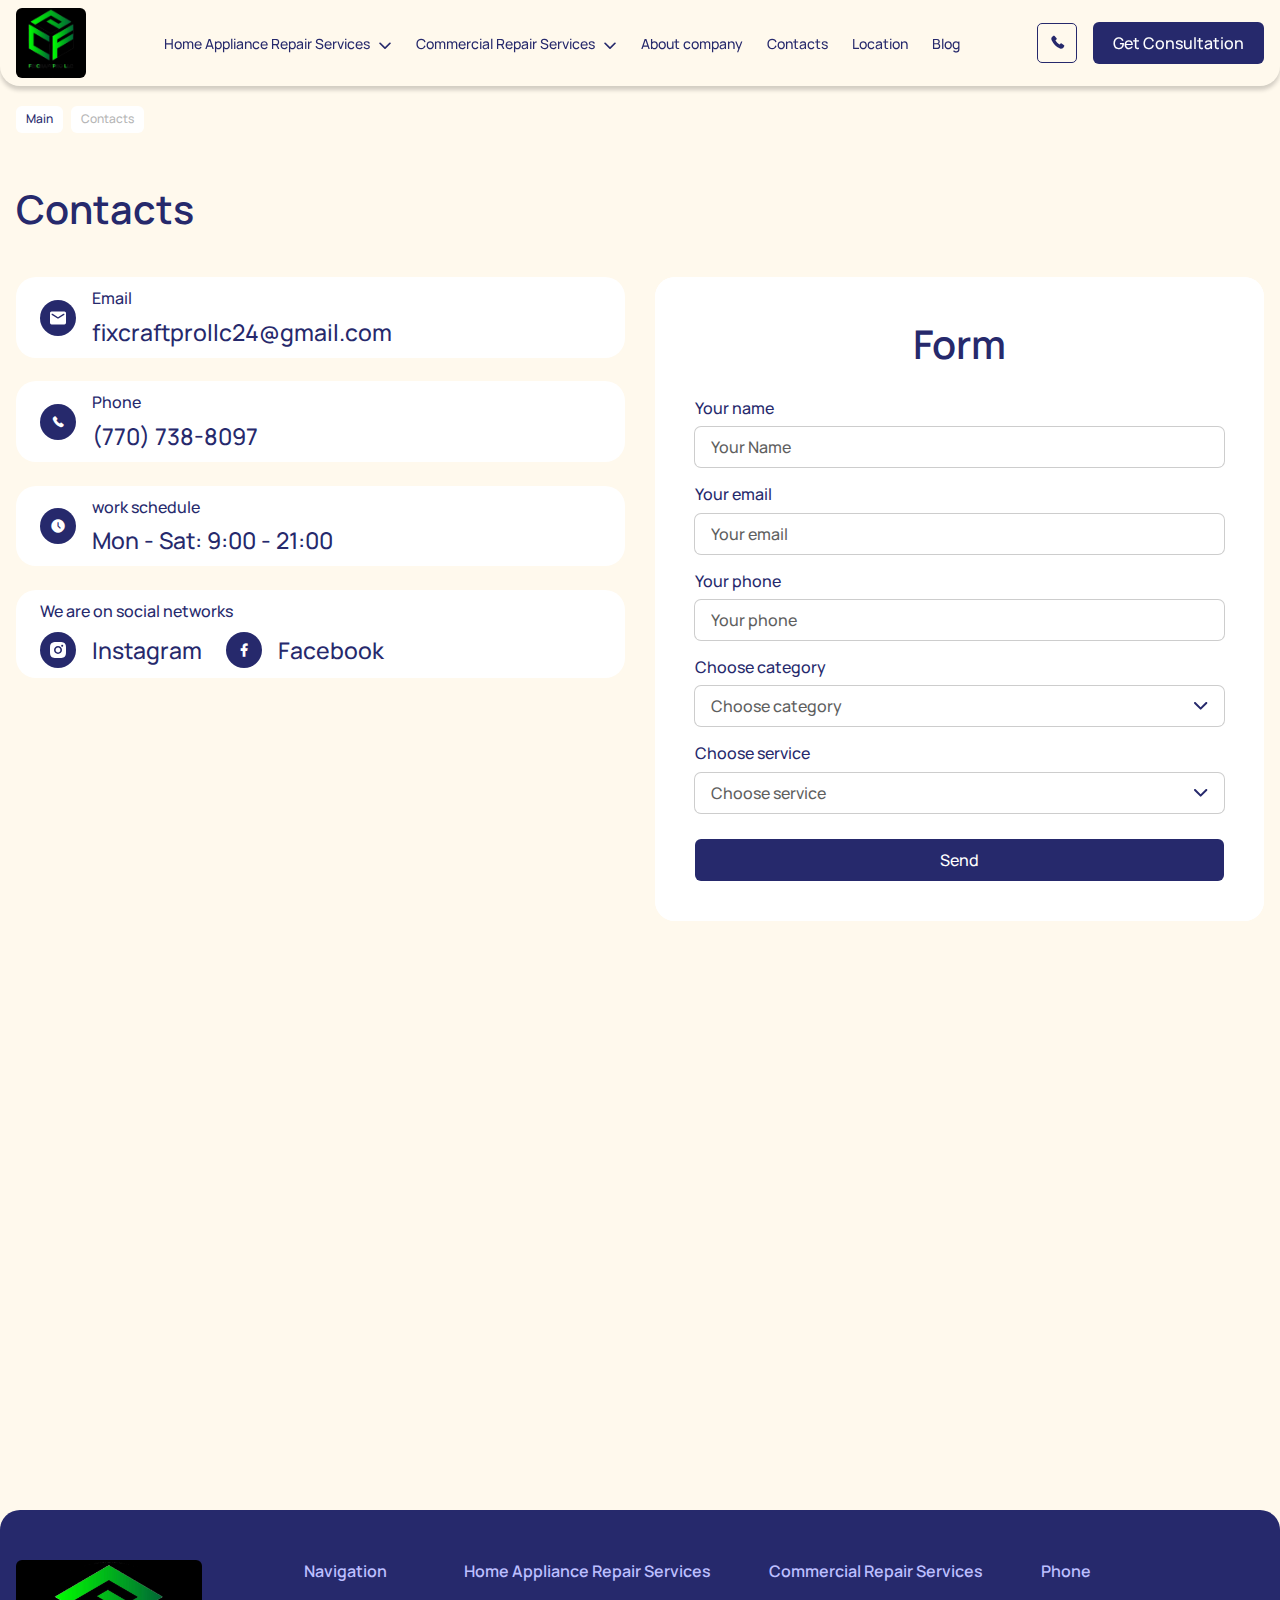
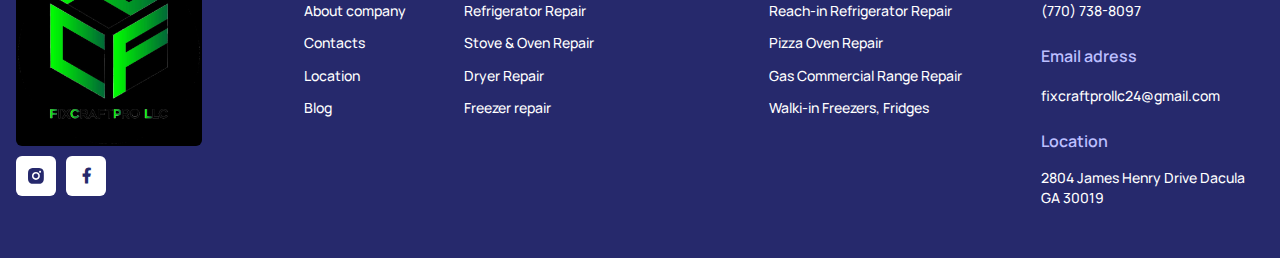
<file: contacts.html>
<!doctype html>
<html lang="en">
	<head>
		<meta charset="UTF-8">
		<meta name="viewport" content="width=device-width, initial-scale=1.0">
		<link rel="preload" href="./assets/fonts/Manrope-SemiBold.woff2" as="font" type="font/woff2" crossorigin="anonymous">
		<link rel="preload" href="./assets/fonts/Manrope-Medium.woff2" as="font" type="font/woff2" crossorigin="anonymous">
		<link rel="preload" href="./assets/fonts/Manrope-Bold.woff2" as="font" type="font/woff2" crossorigin="anonymous">
		<link rel="shortcut icon" href="./assets/img/favicon.ico">
		<title>Contacts Page</title>
		<script type="module" crossorigin="" src="./js/app.min.js?v=1762946953006"></script>
		<link rel="stylesheet" crossorigin="" href="./css/app.min.css?v=1762946953006">
	</head>
	<body>
		<div class="wrapper">
			<header data-fls-header="" class="header">
				<div class="header__container">
					<a href="" class="header__logo">
						<img src="./assets/img/logo.jpg" alt="logo">
					</a>
					<div class="header__menu menu">
						<nav class="menu__body">
							<ul class="menu__list">
								<li class="menu__item sub-in">
									<a href="#" class="menu__link --icon-arrow-top">Home Appliance Repair Services</a>
									<div class="sub-list">
										<button class="sub-list__btn --icon-arrow-prev">Back</button>
										<ul class="sub-list__items">
											<li class="sub-list__item">
												<a href="#" class="sub-list__link">Refrigerator Repair</a>
											</li>
											<li class="sub-list__item">
												<a href="#" class="sub-list__link">Dryer Repair</a>
											</li>
											<li class="sub-list__item">
												<a href="#" class="sub-list__link">Stove & Oven Repair</a>
											</li>
											<li class="sub-list__item">
												<a href="#" class="sub-list__link">Freezer repair</a>
											</li>
										</ul>
									</div>
								</li>
								<li class="menu__item sub-in">
									<a href="#" class="menu__link --icon-arrow-top">Commercial Repair Services</a>
									<div class="sub-list">
										<button class="sub-list__btn --icon-arrow-prev">Back</button>
										<ul class="sub-list__items">
											<li class="sub-list__item">
												<a href="#" class="sub-list__link">Reach-in Refrigerator Repair</a>
											</li>
											<li class="sub-list__item">
												<a href="#" class="sub-list__link">Gas Commercial Range Repair</a>
											</li>
											<li class="sub-list__item">
												<a href="#" class="sub-list__link">Pizza Oven Repair</a>
											</li>
											<li class="sub-list__item">
												<a href="#" class="sub-list__link">Walki-in Freezers, Fridges</a>
											</li>
										</ul>
									</div>
								</li>
								<li class="menu__item">
									<a href="#" class="menu__link">About company</a>
								</li>
								<li class="menu__item">
									<a href="#" class="menu__link">Contacts</a>
								</li>
								<li class="menu__item">
									<a href="#" class="menu__link">Location</a>
								</li>
								<li class="menu__item">
									<a href="#" class="menu__link">Blog</a>
								</li>
							</ul>
							<a class="menu__phone --icon-phone" href="tel:7707388097">(770) 738-8097</a>
						</nav>
					</div>
					<a class="header__btn btn" href="#main-form">Get Consultation</a>
					<button type="button" data-fls-menu="" class="header__icon icon-menu">
						<div class="icon-menu__body">
							<span></span>
						</div>
					</button>
				</div>
			</header>
			<main class="page page--contacts">
				<div class="breadcrumbs">
					<div class="breadcrumbs__container">
						<div class="breadcrumbs__nav">
							<a class="breadcrumbs__link breadcrumbs__link--main" href="/craftpro">Main</a>
							<div class="breadcrumbs__link breadcrumbs__link--last">Contacts</div>
						</div>
					</div>
				</div>
				<section class="section contacts">
					<div class="contacts__container">
						<h1 class="contacts__title title">Contacts</h1>
						<div class="contacts__row">
							<div class="contacts__content">
								<div class="contacts-item">
									<div class="contacts-item__icon">
										<svg width="15" height="12" viewbox="0 0 15 12" fill="none" xmlns="http://www.w3.org/2000/svg">
											<path d="M13.5 0H1.5C0.675 0 0.00749999 0.675 0.00749999 1.5L0 10.5C0 11.325 0.675 12 1.5 12H13.5C14.325 12 15 11.325 15 10.5V1.5C15 0.675 14.325 0 13.5 0ZM13.2 3.1875L7.8975 6.5025C7.6575 6.6525 7.3425 6.6525 7.1025 6.5025L1.8 3.1875C1.7248 3.14528 1.65894 3.08825 1.60642 3.01984C1.55389 2.95143 1.5158 2.87308 1.49443 2.78953C1.47307 2.70597 1.46888 2.61895 1.48212 2.53373C1.49536 2.44851 1.52575 2.36686 1.57146 2.29373C1.61717 2.22059 1.67724 2.15749 1.74804 2.10825C1.81885 2.059 1.8989 2.02463 1.98337 2.00722C2.06784 1.98981 2.15496 1.98973 2.23947 2.00696C2.32397 2.0242 2.4041 2.0584 2.475 2.1075L7.5 5.25L12.525 2.1075C12.5959 2.0584 12.676 2.0242 12.7605 2.00696C12.845 1.98973 12.9322 1.98981 13.0166 2.00722C13.1011 2.02463 13.1812 2.059 13.252 2.10825C13.3228 2.15749 13.3828 2.22059 13.4285 2.29373C13.4742 2.36686 13.5046 2.44851 13.5179 2.53373C13.5311 2.61895 13.5269 2.70597 13.5056 2.78953C13.4842 2.87308 13.4461 2.95143 13.3936 3.01984C13.3411 3.08825 13.2752 3.14528 13.2 3.1875Z" fill="white"></path>
										</svg>
									</div>
									<div class="contacts-item__content">
										<div class="contacts-item__label">Email</div>
										<div class="contacts-item__value">
											<a href="mailto:fixcraftprollc24@gmail.com">fixcraftprollc24@gmail.com</a>
										</div>
									</div>
								</div>
								<div class="contacts-item">
									<div class="contacts-item__icon --icon-phone" aria-label="icon phone"></div>
									<div class="contacts-item__content">
										<div class="contacts-item__label">Phone</div>
										<div class="contacts-item__value">
											<a href="tel:7707388097">(770) 738-8097</a>
										</div>
									</div>
								</div>
								<div class="contacts-item">
									<div class="contacts-item__icon --icon-time" aria-label="icon time"></div>
									<div class="contacts-item__content">
										<div class="contacts-item__label">work schedule</div>
										<div class="contacts-item__value">Mon - Sat: 9:00 - 21:00</div>
									</div>
								</div>
								<div class="contacts__social socials">
									<div class="socials__title">We are on social networks</div>
									<ul class="socials__list">
										<li class="socials__item">
											<a href="#" class="socials__link">
												<span class="socials__icon">
													<svg width="15" height="15" viewbox="0 0 15 15" fill="none" xmlns="http://www.w3.org/2000/svg">
														<path d="M8.27143 0C9.11518 0.00225 9.54343 0.00675 9.91318 0.01725L10.0587 0.0225C10.2267 0.0285 10.3924 0.036 10.5927 0.045C11.3907 0.0825 11.9352 0.2085 12.4129 0.39375C12.9079 0.58425 13.3249 0.84225 13.7419 1.2585C14.1234 1.6333 14.4186 2.08685 14.6067 2.5875C14.7919 3.06525 14.9179 3.60975 14.9554 4.4085C14.9644 4.608 14.9719 4.77375 14.9779 4.9425L14.9824 5.088C14.9937 5.457 14.9982 5.88525 14.9997 6.729L15.0004 7.2885V8.271C15.0023 8.81805 14.9965 9.36511 14.9832 9.912L14.9787 10.0575C14.9727 10.2262 14.9652 10.392 14.9562 10.5915C14.9187 11.3903 14.7912 11.934 14.6067 12.4125C14.4186 12.9131 14.1234 13.3667 13.7419 13.7415C13.3671 14.123 12.9136 14.4181 12.4129 14.6063C11.9352 14.7915 11.3907 14.9175 10.5927 14.955L10.0587 14.9775L9.91318 14.982C9.54343 14.9925 9.11518 14.9978 8.27143 14.9993L7.71193 15H6.73018C6.18287 15.0019 5.63557 14.9962 5.08843 14.9827L4.94293 14.9783C4.76488 14.9715 4.58688 14.9638 4.40893 14.955C3.61093 14.9175 3.06643 14.7915 2.58793 14.6063C2.08755 14.418 1.63426 14.1229 1.25968 13.7415C0.877885 13.3668 0.582508 12.9132 0.394177 12.4125C0.208927 11.9347 0.0829266 11.3903 0.0454266 10.5915L0.0229266 10.0575L0.0191767 9.912C0.0053512 9.36511 -0.000899471 8.81806 0.000426598 8.271V6.729C-0.00164932 6.18195 0.00385126 5.6349 0.0169267 5.088L0.0221766 4.9425C0.0281766 4.77375 0.0356766 4.608 0.0446766 4.4085C0.0821766 3.60975 0.208177 3.066 0.393427 2.5875C0.582197 2.08665 0.878094 1.63308 1.26043 1.2585C1.63479 0.877162 2.08782 0.582055 2.58793 0.39375C3.06643 0.2085 3.61018 0.0825 4.40893 0.045C4.60843 0.036 4.77493 0.0285 4.94293 0.0225L5.08843 0.0179999C5.63532 0.00467453 6.18237 -0.00107602 6.72943 0.000749946L8.27143 0ZM7.50043 3.75C6.50586 3.75 5.55204 4.14509 4.84878 4.84835C4.14551 5.55161 3.75043 6.50544 3.75043 7.5C3.75043 8.49456 4.14551 9.44839 4.84878 10.1517C5.55204 10.8549 6.50586 11.25 7.50043 11.25C8.49499 11.25 9.44882 10.8549 10.1521 10.1517C10.8553 9.44839 11.2504 8.49456 11.2504 7.5C11.2504 6.50544 10.8553 5.55161 10.1521 4.84835C9.44882 4.14509 8.49499 3.75 7.50043 3.75ZM7.50043 5.25C7.7959 5.24995 8.08849 5.3081 8.36149 5.42113C8.63449 5.53416 8.88256 5.69985 9.09153 5.90874C9.30049 6.11764 9.46627 6.36565 9.57939 6.63862C9.6925 6.91158 9.75075 7.20415 9.7508 7.49963C9.75085 7.7951 9.6927 8.08769 9.57967 8.36069C9.46665 8.63369 9.30095 8.88176 9.09206 9.09072C8.88316 9.29969 8.63515 9.46547 8.36219 9.57859C8.08922 9.6917 7.79665 9.74995 7.50118 9.75C6.90444 9.75 6.33214 9.51295 5.91019 9.09099C5.48823 8.66903 5.25118 8.09674 5.25118 7.5C5.25118 6.90326 5.48823 6.33097 5.91019 5.90901C6.33214 5.48705 6.90444 5.25 7.50118 5.25M11.4387 2.625C11.19 2.625 10.9516 2.72377 10.7758 2.89959C10.5999 3.0754 10.5012 3.31386 10.5012 3.5625C10.5012 3.81114 10.5999 4.0496 10.7758 4.22541C10.9516 4.40123 11.19 4.5 11.4387 4.5C11.6873 4.5 11.9258 4.40123 12.1016 4.22541C12.2774 4.0496 12.3762 3.81114 12.3762 3.5625C12.3762 3.31386 12.2774 3.0754 12.1016 2.89959C11.9258 2.72377 11.6873 2.625 11.4387 2.625Z" fill="white"></path>
													</svg>
												</span>
												Instagram
											</a>
										</li>
										<li class="socials__item">
											<a href="#" class="socials__link">
												<span class="socials__icon --icon-facebook"></span>
												Facebook
											</a>
										</li>
									</ul>
								</div>
							</div>
							<div class="contacts__form form">
								<form action="#">
									<h2 class="form__title title">Form</h2>
									<div class="form-group">
										<label for="name">Your name</label>
										<input type="text" id="name" name="form[]" autocomplete="off" placeholder="Your Name" required>
									</div>
									<div class="form-group">
										<label for="email">Your email</label>
										<input type="email" id="email" name="form[]" autocomplete="off" placeholder="Your email" required>
									</div>
									<div class="form-group">
										<label for="phone">Your phone</label>
										<input type="tel" id="phone" name="form[]" autocomplete="off" placeholder="Your phone" required>
									</div>
									<div class="form-group">
										<label for="category">Choose category</label>
										<select id="category" name="form[]" data-fls-select="" data-fls-select-modif="form">
											<option value="1" selected>Choose category</option>
											<option value="2">Пункт №2</option>
											<option value="3">Пункт №3</option>
											<option value="4">Пункт №4</option>
										</select>
									</div>
									<div class="form-group">
										<label for="service">Choose service</label>
										<select id="service" name="form[]" data-fls-select="" data-fls-select-modif="form">
											<option value="1" selected>Choose service</option>
											<option value="2">Пункт №2</option>
											<option value="3">Пункт №3</option>
											<option value="4">Пункт №4</option>
										</select>
									</div>
									<button class="btn" type="submit">Send</button>
								</form>
							</div>
						</div>
					</div>
				</section>
				<section class="section map">
					<div class="map__container">
						<div class="map__img">
							<iframe src="https://www.google.com/maps/embed?pb=!1m18!1m12!1m3!1d162759.0614266914!2d30.367544188592827!3d50.40178130681754!2m3!1f0!2f0!3f0!3m2!1i1024!2i768!4f13.1!3m3!1m2!1s0x40d4cf4ee15a4505%3A0x764931d2170146fe!2z0JrQuNGX0LIsIDAyMDAw!5e0!3m2!1suk!2sua!4v1762726178221!5m2!1suk!2sua" width="100%" height="100%" style="border:0;" allowfullscreen loading="lazy" referrerpolicy="no-referrer-when-downgrade"></iframe>
						</div>
					</div>
				</section>
			</main>
			<footer data-fls-footer="" class="footer">
				<div class="footer__container">
					<div class="footer__row">
						<div class="footer__head">
							<a href="#" class="footer__logo">
								<img src="./assets/img/logo.jpg" alt="logo">
							</a>
							<div class="footer__social social">
								<ul class="social__list">
									<li class="social__item">
										<a href="#" class="social__link" aria-label="instagram">
											<svg width="16" height="16" viewbox="0 0 16 16" fill="none" xmlns="http://www.w3.org/2000/svg">
												<path d="M8.73095 0C9.62158 0.002375 10.0736 0.007125 10.4639 0.0182083L10.6175 0.02375C10.7948 0.0300833 10.9698 0.038 11.1812 0.0475C12.0235 0.0870833 12.5982 0.220083 13.1025 0.415625C13.625 0.616708 14.0652 0.889042 14.5054 1.32842C14.9081 1.72404 15.2196 2.20279 15.4182 2.73125C15.6137 3.23554 15.7467 3.81029 15.7863 4.65342C15.7958 4.864 15.8037 5.03896 15.81 5.21708L15.8148 5.37067C15.8267 5.76017 15.8314 6.21221 15.833 7.10283L15.8338 7.69342V8.7305C15.8357 9.30795 15.8296 9.88539 15.8156 10.4627L15.8108 10.6163C15.8045 10.7944 15.7966 10.9693 15.7871 11.1799C15.7475 12.023 15.6129 12.597 15.4182 13.1021C15.2196 13.6305 14.9081 14.1093 14.5054 14.5049C14.1097 14.9076 13.631 15.2191 13.1025 15.4177C12.5982 15.6133 12.0235 15.7463 11.1812 15.7858L10.6175 15.8096L10.4639 15.8143C10.0736 15.8254 9.62158 15.831 8.73095 15.8325L8.14037 15.8333H7.10407C6.52637 15.8354 5.94866 15.8293 5.37112 15.8151L5.21753 15.8104C5.0296 15.8033 4.84171 15.7951 4.65387 15.7858C3.81153 15.7463 3.23678 15.6133 2.7317 15.4177C2.20352 15.219 1.72505 14.9075 1.32966 14.5049C0.926657 14.1094 0.61487 13.6306 0.416075 13.1021C0.220534 12.5978 0.0875336 12.023 0.0479503 11.1799L0.0242003 10.6163L0.020242 10.4627C0.00564849 9.8854 -0.000949442 9.30795 0.000450298 8.7305V7.10283C-0.00174095 6.52539 0.00406522 5.94795 0.017867 5.37067L0.0234087 5.21708C0.029742 5.03896 0.0376586 4.864 0.0471586 4.65342C0.086742 3.81029 0.219742 3.23633 0.415284 2.73125C0.614542 2.20257 0.926877 1.7238 1.33045 1.32842C1.72561 0.925893 2.20381 0.614392 2.7317 0.415625C3.23678 0.220083 3.81074 0.0870833 4.65387 0.0475C4.86445 0.038 5.0402 0.0300833 5.21753 0.02375L5.37112 0.0189999C5.94839 0.00493423 6.52584 -0.0011358 7.10328 0.000791609L8.73095 0ZM7.91712 3.95833C6.8673 3.95833 5.86048 4.37537 5.11815 5.1177C4.37582 5.86003 3.95878 6.86685 3.95878 7.91667C3.95878 8.96648 4.37582 9.9733 5.11815 10.7156C5.86048 11.458 6.8673 11.875 7.91712 11.875C8.96693 11.875 9.97375 11.458 10.7161 10.7156C11.4584 9.9733 11.8755 8.96648 11.8755 7.91667C11.8755 6.86685 11.4584 5.86003 10.7161 5.1177C9.97375 4.37537 8.96693 3.95833 7.91712 3.95833ZM7.91712 5.54167C8.22901 5.54162 8.53785 5.60299 8.82602 5.7223C9.11419 5.84161 9.37604 6.01651 9.59661 6.23701C9.81719 6.45751 9.99217 6.7193 10.1116 7.00743C10.231 7.29556 10.2925 7.60438 10.2925 7.91627C10.2926 8.22816 10.2312 8.53701 10.1119 8.82517C9.99257 9.11334 9.81767 9.37519 9.59717 9.59577C9.37667 9.81634 9.11488 9.99133 8.82675 10.1107C8.53862 10.2301 8.2298 10.2916 7.91791 10.2917C7.28802 10.2917 6.68393 10.0414 6.23853 9.59605C5.79313 9.15065 5.54291 8.54656 5.54291 7.91667C5.54291 7.28678 5.79313 6.68269 6.23853 6.23729C6.68393 5.79189 7.28802 5.54167 7.91791 5.54167M12.0742 2.77083C11.8117 2.77083 11.56 2.87509 11.3744 3.06068C11.1888 3.24626 11.0846 3.49796 11.0846 3.76042C11.0846 4.02287 11.1888 4.27457 11.3744 4.46016C11.56 4.64574 11.8117 4.75 12.0742 4.75C12.3366 4.75 12.5883 4.64574 12.7739 4.46016C12.9595 4.27457 13.0637 4.02287 13.0637 3.76042C13.0637 3.49796 12.9595 3.24626 12.7739 3.06068C12.5883 2.87509 12.3366 2.77083 12.0742 2.77083Z" fill="#26296C"></path>
											</svg>
										</a>
									</li>
									<li class="social__item">
										<a href="#" class="social__link --icon-facebook" aria-label="facebook"></a>
									</li>
								</ul>
							</div>
						</div>
						<div class="footer__content">
							<nav class="footer__nav">
								<h3 class="footer__heading">Navigation</h3>
								<ul class="footer__list">
									<li class="footer__item">
										<a href="#" class="footer__link">About company</a>
									</li>
									<li class="footer__item">
										<a href="#" class="footer__link">Contacts</a>
									</li>
									<li class="footer__item">
										<a href="#" class="footer__link">Location</a>
									</li>
									<li class="footer__item">
										<a href="#" class="footer__link">Blog</a>
									</li>
								</ul>
							</nav>
							<nav class="footer__nav">
								<h3 class="footer__heading">Home Appliance Repair Services</h3>
								<ul class="footer__list">
									<li class="footer__item">
										<a href="#" class="footer__link">Refrigerator Repair</a>
									</li>
									<li class="footer__item">
										<a href="#" class="footer__link">Stove & Oven Repair</a>
									</li>
									<li class="footer__item">
										<a href="#" class="footer__link">Dryer Repair</a>
									</li>
									<li class="footer__item">
										<a href="#" class="footer__link">Freezer repair</a>
									</li>
								</ul>
							</nav>
							<nav class="footer__nav">
								<h3 class="footer__heading">Commercial Repair Services</h3>
								<ul class="footer__list">
									<li class="footer__item">
										<a href="#" class="footer__link">Reach-in Refrigerator Repair</a>
									</li>
									<li class="footer__item">
										<a href="#" class="footer__link">Pizza Oven Repair</a>
									</li>
									<li class="footer__item">
										<a href="#" class="footer__link">Gas Commercial Range Repair</a>
									</li>
									<li class="footer__item">
										<a href="#" class="footer__link">Walki-in Freezers, Fridges</a>
									</li>
								</ul>
							</nav>
							<div class="footer__contacts">
								<div class="footer__contacts-item">
									<h3 class="footer__heading">Phone</h3>
									<a class="footer__contacts-link" href="tel:7707388097">(770) 738-8097</a>
								</div>
								<div class="footer__contacts-item">
									<h3 class="footer__heading">Email adress</h3>
									<a class="footer__contacts-link" href="mailto:fixcraftprollc24@gmail.com">fixcraftprollc24@gmail.com</a>
								</div>
								<div class="footer__contacts-item">
									<h3 class="footer__heading">Location</h3>
									<div class="footer__contacts-text">2804 James Henry Drive Dacula GA 30019</div>
								</div>
							</div>
						</div>
					</div>
				</div>
			</footer>
		</div>
	</body>
</html>
</file>
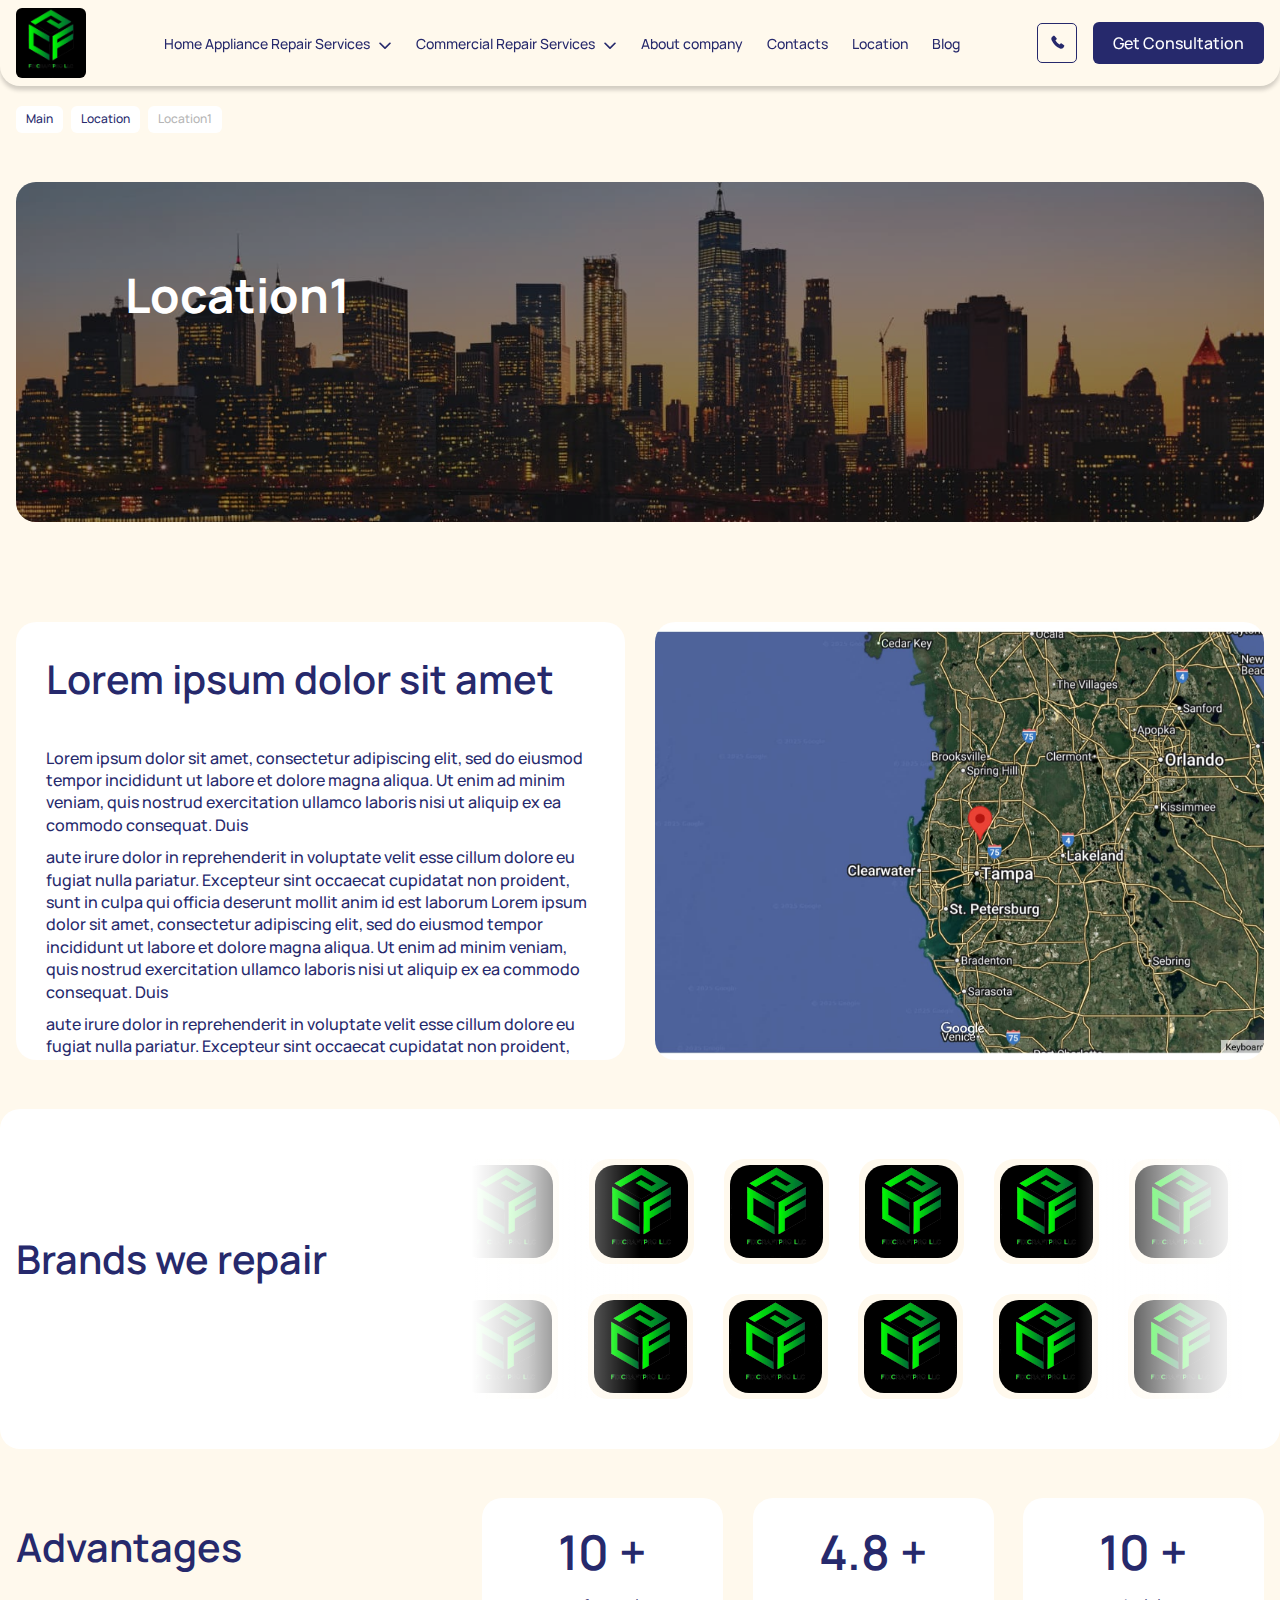
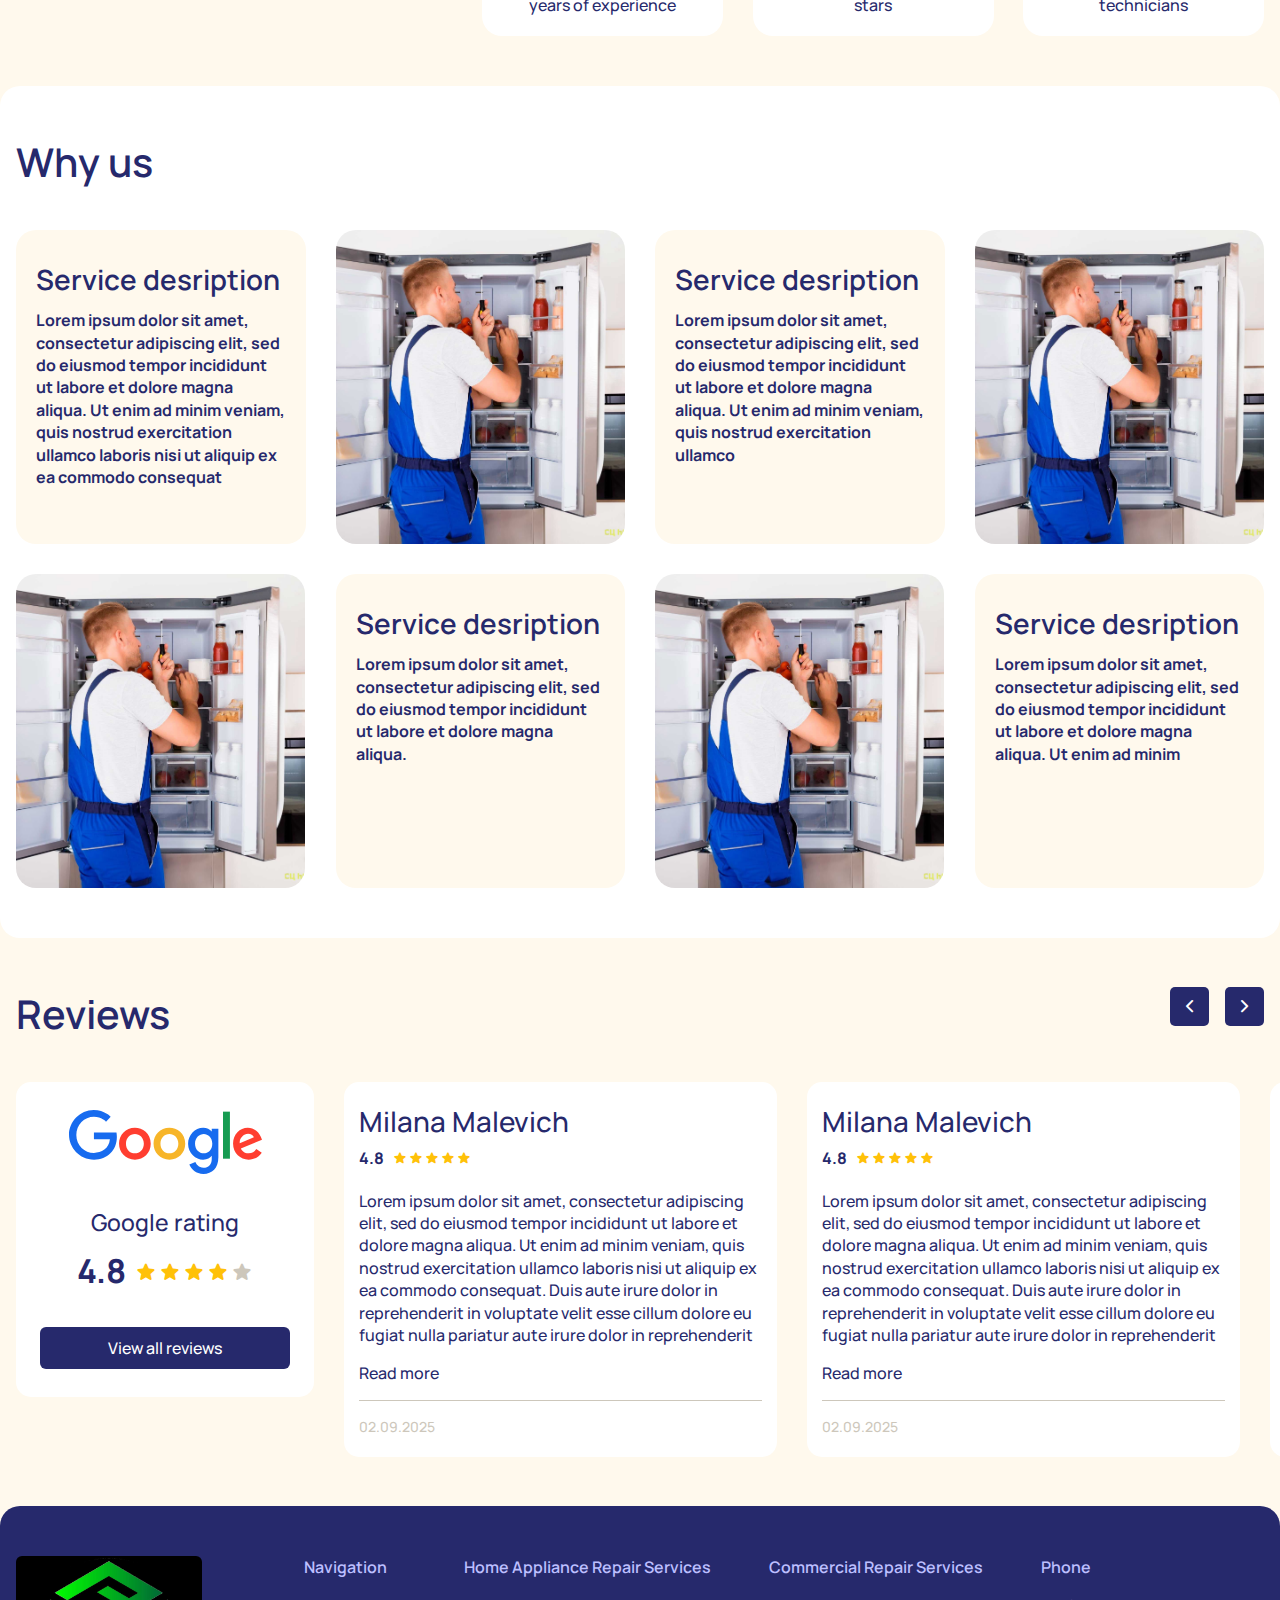
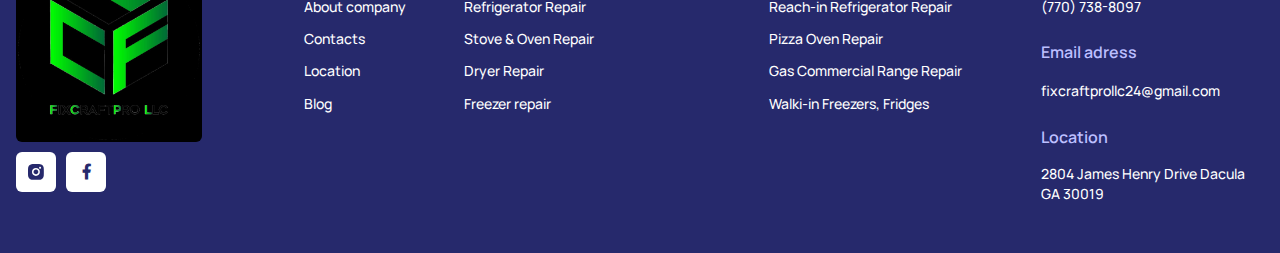
<file: location.html>
<!doctype html>
<html lang="en">
	<head>
		<meta charset="UTF-8">
		<meta name="viewport" content="width=device-width, initial-scale=1.0">
		<link rel="preload" href="./assets/fonts/Manrope-SemiBold.woff2" as="font" type="font/woff2" crossorigin="anonymous">
		<link rel="preload" href="./assets/fonts/Manrope-Medium.woff2" as="font" type="font/woff2" crossorigin="anonymous">
		<link rel="preload" href="./assets/fonts/Manrope-Bold.woff2" as="font" type="font/woff2" crossorigin="anonymous">
		<link rel="shortcut icon" href="./assets/img/favicon.ico">
		<title>Location Page</title>
		<script type="module" crossorigin="" src="./js/app.min.js?v=1762946953006"></script>
		<link rel="stylesheet" crossorigin="" href="./css/app.min.css?v=1762946953006">
	</head>
	<body>
		<div class="wrapper">
			<header data-fls-header="" class="header">
				<div class="header__container">
					<a href="" class="header__logo">
						<img src="./assets/img/logo.jpg" alt="logo">
					</a>
					<div class="header__menu menu">
						<nav class="menu__body">
							<ul class="menu__list">
								<li class="menu__item sub-in">
									<a href="#" class="menu__link --icon-arrow-top">Home Appliance Repair Services</a>
									<div class="sub-list">
										<button class="sub-list__btn --icon-arrow-prev">Back</button>
										<ul class="sub-list__items">
											<li class="sub-list__item">
												<a href="#" class="sub-list__link">Refrigerator Repair</a>
											</li>
											<li class="sub-list__item">
												<a href="#" class="sub-list__link">Dryer Repair</a>
											</li>
											<li class="sub-list__item">
												<a href="#" class="sub-list__link">Stove & Oven Repair</a>
											</li>
											<li class="sub-list__item">
												<a href="#" class="sub-list__link">Freezer repair</a>
											</li>
										</ul>
									</div>
								</li>
								<li class="menu__item sub-in">
									<a href="#" class="menu__link --icon-arrow-top">Commercial Repair Services</a>
									<div class="sub-list">
										<button class="sub-list__btn --icon-arrow-prev">Back</button>
										<ul class="sub-list__items">
											<li class="sub-list__item">
												<a href="#" class="sub-list__link">Reach-in Refrigerator Repair</a>
											</li>
											<li class="sub-list__item">
												<a href="#" class="sub-list__link">Gas Commercial Range Repair</a>
											</li>
											<li class="sub-list__item">
												<a href="#" class="sub-list__link">Pizza Oven Repair</a>
											</li>
											<li class="sub-list__item">
												<a href="#" class="sub-list__link">Walki-in Freezers, Fridges</a>
											</li>
										</ul>
									</div>
								</li>
								<li class="menu__item">
									<a href="#" class="menu__link">About company</a>
								</li>
								<li class="menu__item">
									<a href="#" class="menu__link">Contacts</a>
								</li>
								<li class="menu__item">
									<a href="#" class="menu__link">Location</a>
								</li>
								<li class="menu__item">
									<a href="#" class="menu__link">Blog</a>
								</li>
							</ul>
							<a class="menu__phone --icon-phone" href="tel:7707388097">(770) 738-8097</a>
						</nav>
					</div>
					<a class="header__btn btn" href="#main-form">Get Consultation</a>
					<button type="button" data-fls-menu="" class="header__icon icon-menu">
						<div class="icon-menu__body">
							<span></span>
						</div>
					</button>
				</div>
			</header>
			<main class="page page--location">
				<div class="breadcrumbs">
					<div class="breadcrumbs__container">
						<div class="breadcrumbs__nav">
							<a class="breadcrumbs__link breadcrumbs__link--main" href="/craftpro">Main</a>
							<a class="breadcrumbs__link" href="#">Location</a>
							<div class="breadcrumbs__link breadcrumbs__link--last">Location1</div>
						</div>
					</div>
				</div>
				<section class="section hero">
					<div class="hero__container">
						<div class="hero__wrap">
							<div class="hero__bg">
								<img src="./assets/img/hero-3.jpg" alt="hero">
							</div>
							<div class="hero__content">
								<h1 class="hero__title">Location1</h1>
							</div>
						</div>
					</div>
				</section>
				<section class="section content-with-image">
					<div class="content-with-image__container">
						<div class="content-with-image__row">
							<div class="content-with-image__content">
								<h2 class="content-with-image__title title">Lorem ipsum dolor sit amet</h2>
								<div class="content-with-image__text">
									<p>
										Lorem ipsum dolor sit amet, consectetur adipiscing elit, sed do eiusmod tempor incididunt ut
							labore et dolore magna
							aliqua. Ut enim ad minim veniam, quis nostrud exercitation ullamco laboris nisi ut aliquip
							ex ea commodo consequat. Duis
									</p>
									<p>
										aute irure dolor in reprehenderit in voluptate velit esse cillum dolore eu fugiat nulla
							pariatur. Excepteur sint
							occaecat cupidatat non proident, sunt in culpa qui officia deserunt mollit anim id est
							laborum
							Lorem ipsum dolor sit amet, consectetur adipiscing elit, sed do eiusmod tempor incididunt ut
							labore et dolore magna
							aliqua. Ut enim ad minim veniam, quis nostrud exercitation ullamco laboris nisi ut aliquip
							ex ea commodo consequat. Duis
									</p>
									<p>
										aute irure dolor in reprehenderit in voluptate velit esse cillum dolore eu fugiat nulla
							pariatur. Excepteur sint
							occaecat cupidatat non proident, sunt in culpa qui officia deserunt mollit anim id est
							laborum
							Lorem ipsum dolor sit amet, consectetur adipiscing elit, sed do eiusmod tempor incididunt ut
							labore et dolore magna
							aliqua. Ut enim ad minim veniam, quis nostrud exercitation ullamco laboris nisi ut aliquip
							ex ea commodo consequat. Duis
									</p>
									<p>
										aute irure dolor in reprehenderit in voluptate velit esse cillum dolore eu fugiat nulla
							pariatur. Excepteur sint
							occaecat cupidatat non proident, sunt in culpa qui officia deserunt mollit anim id est
							laborum
									</p>
								</div>
							</div>
							<div class="content-with-image__img">
								<img src="./assets/img/map.jpg" alt="Image">
							</div>
						</div>
					</div>
				</section>
				<section class="section brands bg-white">
					<div class="brands__container">
						<div class="brands__row">
							<h2 class="brands__title title">Brands we repair</h2>
							<div class="brands__items desktop">
								<div class="brands__item" data-fls-marquee="" data-fls-marquee-direction="right">
									<div class="brands__img">
										<img src="./assets/img/logo.jpg" alt="Image">
									</div>
									<div class="brands__img">
										<img src="./assets/img/logo.jpg" alt="Image">
									</div>
									<div class="brands__img">
										<img src="./assets/img/logo.jpg" alt="Image">
									</div>
								</div>
								<div class="brands__item" data-fls-marquee="" data-fls-marquee-direction="left">
									<div class="brands__img">
										<img src="./assets/img/logo.jpg" alt="Image">
									</div>
									<div class="brands__img">
										<img src="./assets/img/logo.jpg" alt="Image">
									</div>
									<div class="brands__img">
										<img src="./assets/img/logo.jpg" alt="Image">
									</div>
								</div>
							</div>
							<div class="brands__items mobile">
								<div class="brands__item" data-fls-marquee="" data-fls-marquee-direction="top">
									<div class="brands__img">
										<img src="./assets/img/logo.jpg" alt="Image">
									</div>
									<div class="brands__img">
										<img src="./assets/img/logo.jpg" alt="Image">
									</div>
									<div class="brands__img">
										<img src="./assets/img/logo.jpg" alt="Image">
									</div>
								</div>
								<div class="brands__item" data-fls-marquee="" data-fls-marquee-direction="bottom">
									<div class="brands__img">
										<img src="./assets/img/logo.jpg" alt="Image">
									</div>
									<div class="brands__img">
										<img src="./assets/img/logo.jpg" alt="Image">
									</div>
									<div class="brands__img">
										<img src="./assets/img/logo.jpg" alt="Image">
									</div>
								</div>
							</div>
						</div>
					</div>
				</section>
				<section class="section advantages">
					<div class="advantages__container">
						<div class="advantages__row">
							<h2 class="advantages__title title">Advantages</h2>
							<ul class="advantages__list">
								<li class="advantages__item item-advantage" data-fls-watcher="">
									<div class="item-advantage__number">
										<span data-fls-digcounter="">10</span>
										+
									</div>
									<div class="item-advantage__text">years of experience</div>
								</li>
								<li class="advantages__item item-advantage" data-fls-watcher="">
									<div class="item-advantage__number">
										<span data-fls-digcounter="">4.8</span>
										+
									</div>
									<div class="item-advantage__text">stars</div>
								</li>
								<li class="advantages__item item-advantage" data-fls-watcher="">
									<div class="item-advantage__number">
										<span data-fls-digcounter="">10</span>
										+
									</div>
									<div class="item-advantage__text">technicians</div>
								</li>
							</ul>
						</div>
					</div>
				</section>
				<section class="section why-us bg-white">
					<div class="why-us__container">
						<h2 class="why-us__title title">Why us</h2>
						<ul class="why-us__list">
							<li class="why-us__item item-why-us">
								<div class="item-why-us__content">
									<h3 class="item-why-us__title">Service desription</h3>
									<div class="item-why-us__text">
										<p>
											Lorem ipsum dolor sit amet, consectetur adipiscing elit, sed do eiusmod tempor incididunt
								ut labore et dolore magna
								aliqua. Ut enim ad minim veniam, quis nostrud exercitation ullamco laboris nisi ut
								aliquip ex ea commodo consequat
										</p>
									</div>
								</div>
								<div class="item-why-us__img">
									<img src="./assets/img/service.jpg" alt="service">
								</div>
							</li>
							<li class="why-us__item item-why-us">
								<div class="item-why-us__content">
									<h3 class="item-why-us__title">Service desription</h3>
									<div class="item-why-us__text">
										<p>
											Lorem ipsum dolor sit amet, consectetur adipiscing elit, sed do eiusmod tempor incididunt
								ut labore et dolore magna
								aliqua. Ut enim ad minim veniam, quis nostrud exercitation ullamco
										</p>
									</div>
								</div>
								<div class="item-why-us__img">
									<img src="./assets/img/service.jpg" alt="service">
								</div>
							</li>
							<li class="why-us__item item-why-us">
								<div class="item-why-us__content">
									<h3 class="item-why-us__title">Service desription</h3>
									<div class="item-why-us__text">
										<p>
											Lorem ipsum dolor sit amet, consectetur adipiscing elit, sed do eiusmod tempor incididunt
								ut labore et dolore magna
								aliqua.
										</p>
									</div>
								</div>
								<div class="item-why-us__img">
									<img src="./assets/img/service.jpg" alt="service">
								</div>
							</li>
							<li class="why-us__item item-why-us">
								<div class="item-why-us__content">
									<h3 class="item-why-us__title">Service desription</h3>
									<div class="item-why-us__text">
										<p>
											Lorem ipsum dolor sit amet, consectetur adipiscing elit, sed do eiusmod tempor incididunt
								ut labore et dolore magna
								aliqua. Ut enim ad minim
										</p>
									</div>
								</div>
								<div class="item-why-us__img">
									<img src="./assets/img/service.jpg" alt="service">
								</div>
							</li>
						</ul>
					</div>
				</section>
				<section class="section reviews">
					<div class="reviews__container">
						<h2 class="reviews__title title">Reviews</h2>
						<div class="reviews__row">
							<div class="reviews__google google-reviews">
								<div class="google-reviews__logo">
									<img src="./assets/img/google.svg" alt="google">
								</div>
								<div class="google-reviews__body">
									<div class="google-reviews__title">Google rating</div>
									<div class="google-reviews__reting">
										<div class="google-reviews__number">4.8</div>
										<div class="google-reviews__stars">
											<div class="star --icon-star"></div>
											<div class="star --icon-star"></div>
											<div class="star --icon-star"></div>
											<div class="star --icon-star"></div>
											<div class="star disabled --icon-star"></div>
										</div>
									</div>
								</div>
								<a class="btn" href="#">View all reviews</a>
							</div>
							<div data-fls-slider="" class="reviews__slider swiper">
								<div class="reviews__wrapper swiper-wrapper">
									<div class="reviews__slide swiper-slide">
										<div class="review">
											<div class="review__name">Milana Malevich</div>
											<div class="review__reting">
												<div class="review__number">4.8</div>
												<div class="review__stars">
													<div class="star --icon-star"></div>
													<div class="star --icon-star"></div>
													<div class="star --icon-star"></div>
													<div class="star --icon-star"></div>
													<div class="star --icon-star"></div>
												</div>
											</div>
											<div data-fls-showmore="" data-fls-showmore-content="50" class="review__showmore">
												<div data-fls-showmore-content="" class="review__content">
													Lorem ipsum dolor sit
										amet,
										consectetur adipiscing elit, sed do eiusmod tempor incididunt ut labore et
										dolore
										magna
										aliqua. Ut enim ad minim veniam, quis nostrud exercitation ullamco laboris
										nisi
										ut
										aliquip ex ea commodo consequat. Duis
										aute irure dolor in reprehenderit in voluptate velit esse cillum dolore eu
										fugiat
										nulla pariatur
										aute irure dolor in reprehenderit in voluptate velit esse cillum dolore eu
										fugiat
										nulla pariatur
												</div>
												<button hidden data-fls-showmore-button="" type="button" class="review__more">
													<span>Read
											more</span>
													<span>Hide</span>
												</button>
											</div>
											<div class="review__date">02.09.2025</div>
										</div>
									</div>
									<div class="reviews__slide swiper-slide">
										<div class="review">
											<div class="review__name">Milana Malevich</div>
											<div class="review__reting">
												<div class="review__number">4.8</div>
												<div class="review__stars">
													<div class="star --icon-star"></div>
													<div class="star --icon-star"></div>
													<div class="star --icon-star"></div>
													<div class="star --icon-star"></div>
													<div class="star --icon-star"></div>
												</div>
											</div>
											<div data-fls-showmore="" data-fls-showmore-content="50" class="review__showmore">
												<div data-fls-showmore-content="" class="review__content">
													Lorem ipsum dolor sit
										amet,
										consectetur adipiscing elit, sed do eiusmod tempor incididunt ut labore et
										dolore
										magna
										aliqua. Ut enim ad minim veniam, quis nostrud exercitation ullamco laboris
										nisi
										ut
										aliquip ex ea commodo consequat. Duis
										aute irure dolor in reprehenderit in voluptate velit esse cillum dolore eu
										fugiat
										nulla pariatur
										aute irure dolor in reprehenderit in voluptate velit esse cillum dolore eu
										fugiat
										nulla pariatur
												</div>
												<button hidden data-fls-showmore-button="" type="button" class="review__more">
													<span>Read
											more</span>
													<span>Hide</span>
												</button>
											</div>
											<div class="review__date">02.09.2025</div>
										</div>
									</div>
									<div class="reviews__slide swiper-slide">
										<div class="review">
											<div class="review__name">Milana Malevich</div>
											<div class="review__reting">
												<div class="review__number">4.8</div>
												<div class="review__stars">
													<div class="star --icon-star"></div>
													<div class="star --icon-star"></div>
													<div class="star --icon-star"></div>
													<div class="star --icon-star"></div>
													<div class="star --icon-star"></div>
												</div>
											</div>
											<div data-fls-showmore="" data-fls-showmore-content="50" class="review__showmore">
												<div data-fls-showmore-content="" class="review__content">
													Lorem ipsum dolor sit
										amet,
										consectetur adipiscing elit, sed do eiusmod tempor incididunt ut labore et
										dolore
										magna
										aliqua. Ut enim ad minim veniam, quis nostrud exercitation ullamco laboris
										nisi
										ut
										aliquip ex ea commodo consequat. Duis
										aute irure dolor in reprehenderit in voluptate velit esse cillum dolore eu
										fugiat
										nulla pariatur
										aute irure dolor in reprehenderit in voluptate velit esse cillum dolore eu
										fugiat
										nulla pariatur
												</div>
												<button hidden data-fls-showmore-button="" type="button" class="review__more">
													<span>Read
											more</span>
													<span>Hide</span>
												</button>
											</div>
											<div class="review__date">02.09.2025</div>
										</div>
									</div>
								</div>
								<div class="swiper-nav">
									<button class="swiper-button-prev --icon-arrow-prev" type="button"></button>
									<button class="swiper-button-next --icon-arrow-next" type="button"></button>
								</div>
							</div>
						</div>
					</div>
				</section>
			</main>
			<footer data-fls-footer="" class="footer">
				<div class="footer__container">
					<div class="footer__row">
						<div class="footer__head">
							<a href="#" class="footer__logo">
								<img src="./assets/img/logo.jpg" alt="logo">
							</a>
							<div class="footer__social social">
								<ul class="social__list">
									<li class="social__item">
										<a href="#" class="social__link" aria-label="instagram">
											<svg width="16" height="16" viewbox="0 0 16 16" fill="none" xmlns="http://www.w3.org/2000/svg">
												<path d="M8.73095 0C9.62158 0.002375 10.0736 0.007125 10.4639 0.0182083L10.6175 0.02375C10.7948 0.0300833 10.9698 0.038 11.1812 0.0475C12.0235 0.0870833 12.5982 0.220083 13.1025 0.415625C13.625 0.616708 14.0652 0.889042 14.5054 1.32842C14.9081 1.72404 15.2196 2.20279 15.4182 2.73125C15.6137 3.23554 15.7467 3.81029 15.7863 4.65342C15.7958 4.864 15.8037 5.03896 15.81 5.21708L15.8148 5.37067C15.8267 5.76017 15.8314 6.21221 15.833 7.10283L15.8338 7.69342V8.7305C15.8357 9.30795 15.8296 9.88539 15.8156 10.4627L15.8108 10.6163C15.8045 10.7944 15.7966 10.9693 15.7871 11.1799C15.7475 12.023 15.6129 12.597 15.4182 13.1021C15.2196 13.6305 14.9081 14.1093 14.5054 14.5049C14.1097 14.9076 13.631 15.2191 13.1025 15.4177C12.5982 15.6133 12.0235 15.7463 11.1812 15.7858L10.6175 15.8096L10.4639 15.8143C10.0736 15.8254 9.62158 15.831 8.73095 15.8325L8.14037 15.8333H7.10407C6.52637 15.8354 5.94866 15.8293 5.37112 15.8151L5.21753 15.8104C5.0296 15.8033 4.84171 15.7951 4.65387 15.7858C3.81153 15.7463 3.23678 15.6133 2.7317 15.4177C2.20352 15.219 1.72505 14.9075 1.32966 14.5049C0.926657 14.1094 0.61487 13.6306 0.416075 13.1021C0.220534 12.5978 0.0875336 12.023 0.0479503 11.1799L0.0242003 10.6163L0.020242 10.4627C0.00564849 9.8854 -0.000949442 9.30795 0.000450298 8.7305V7.10283C-0.00174095 6.52539 0.00406522 5.94795 0.017867 5.37067L0.0234087 5.21708C0.029742 5.03896 0.0376586 4.864 0.0471586 4.65342C0.086742 3.81029 0.219742 3.23633 0.415284 2.73125C0.614542 2.20257 0.926877 1.7238 1.33045 1.32842C1.72561 0.925893 2.20381 0.614392 2.7317 0.415625C3.23678 0.220083 3.81074 0.0870833 4.65387 0.0475C4.86445 0.038 5.0402 0.0300833 5.21753 0.02375L5.37112 0.0189999C5.94839 0.00493423 6.52584 -0.0011358 7.10328 0.000791609L8.73095 0ZM7.91712 3.95833C6.8673 3.95833 5.86048 4.37537 5.11815 5.1177C4.37582 5.86003 3.95878 6.86685 3.95878 7.91667C3.95878 8.96648 4.37582 9.9733 5.11815 10.7156C5.86048 11.458 6.8673 11.875 7.91712 11.875C8.96693 11.875 9.97375 11.458 10.7161 10.7156C11.4584 9.9733 11.8755 8.96648 11.8755 7.91667C11.8755 6.86685 11.4584 5.86003 10.7161 5.1177C9.97375 4.37537 8.96693 3.95833 7.91712 3.95833ZM7.91712 5.54167C8.22901 5.54162 8.53785 5.60299 8.82602 5.7223C9.11419 5.84161 9.37604 6.01651 9.59661 6.23701C9.81719 6.45751 9.99217 6.7193 10.1116 7.00743C10.231 7.29556 10.2925 7.60438 10.2925 7.91627C10.2926 8.22816 10.2312 8.53701 10.1119 8.82517C9.99257 9.11334 9.81767 9.37519 9.59717 9.59577C9.37667 9.81634 9.11488 9.99133 8.82675 10.1107C8.53862 10.2301 8.2298 10.2916 7.91791 10.2917C7.28802 10.2917 6.68393 10.0414 6.23853 9.59605C5.79313 9.15065 5.54291 8.54656 5.54291 7.91667C5.54291 7.28678 5.79313 6.68269 6.23853 6.23729C6.68393 5.79189 7.28802 5.54167 7.91791 5.54167M12.0742 2.77083C11.8117 2.77083 11.56 2.87509 11.3744 3.06068C11.1888 3.24626 11.0846 3.49796 11.0846 3.76042C11.0846 4.02287 11.1888 4.27457 11.3744 4.46016C11.56 4.64574 11.8117 4.75 12.0742 4.75C12.3366 4.75 12.5883 4.64574 12.7739 4.46016C12.9595 4.27457 13.0637 4.02287 13.0637 3.76042C13.0637 3.49796 12.9595 3.24626 12.7739 3.06068C12.5883 2.87509 12.3366 2.77083 12.0742 2.77083Z" fill="#26296C"></path>
											</svg>
										</a>
									</li>
									<li class="social__item">
										<a href="#" class="social__link --icon-facebook" aria-label="facebook"></a>
									</li>
								</ul>
							</div>
						</div>
						<div class="footer__content">
							<nav class="footer__nav">
								<h3 class="footer__heading">Navigation</h3>
								<ul class="footer__list">
									<li class="footer__item">
										<a href="#" class="footer__link">About company</a>
									</li>
									<li class="footer__item">
										<a href="#" class="footer__link">Contacts</a>
									</li>
									<li class="footer__item">
										<a href="#" class="footer__link">Location</a>
									</li>
									<li class="footer__item">
										<a href="#" class="footer__link">Blog</a>
									</li>
								</ul>
							</nav>
							<nav class="footer__nav">
								<h3 class="footer__heading">Home Appliance Repair Services</h3>
								<ul class="footer__list">
									<li class="footer__item">
										<a href="#" class="footer__link">Refrigerator Repair</a>
									</li>
									<li class="footer__item">
										<a href="#" class="footer__link">Stove & Oven Repair</a>
									</li>
									<li class="footer__item">
										<a href="#" class="footer__link">Dryer Repair</a>
									</li>
									<li class="footer__item">
										<a href="#" class="footer__link">Freezer repair</a>
									</li>
								</ul>
							</nav>
							<nav class="footer__nav">
								<h3 class="footer__heading">Commercial Repair Services</h3>
								<ul class="footer__list">
									<li class="footer__item">
										<a href="#" class="footer__link">Reach-in Refrigerator Repair</a>
									</li>
									<li class="footer__item">
										<a href="#" class="footer__link">Pizza Oven Repair</a>
									</li>
									<li class="footer__item">
										<a href="#" class="footer__link">Gas Commercial Range Repair</a>
									</li>
									<li class="footer__item">
										<a href="#" class="footer__link">Walki-in Freezers, Fridges</a>
									</li>
								</ul>
							</nav>
							<div class="footer__contacts">
								<div class="footer__contacts-item">
									<h3 class="footer__heading">Phone</h3>
									<a class="footer__contacts-link" href="tel:7707388097">(770) 738-8097</a>
								</div>
								<div class="footer__contacts-item">
									<h3 class="footer__heading">Email adress</h3>
									<a class="footer__contacts-link" href="mailto:fixcraftprollc24@gmail.com">fixcraftprollc24@gmail.com</a>
								</div>
								<div class="footer__contacts-item">
									<h3 class="footer__heading">Location</h3>
									<div class="footer__contacts-text">2804 James Henry Drive Dacula GA 30019</div>
								</div>
							</div>
						</div>
					</div>
				</div>
			</footer>
		</div>
	</body>
</html>
</file>
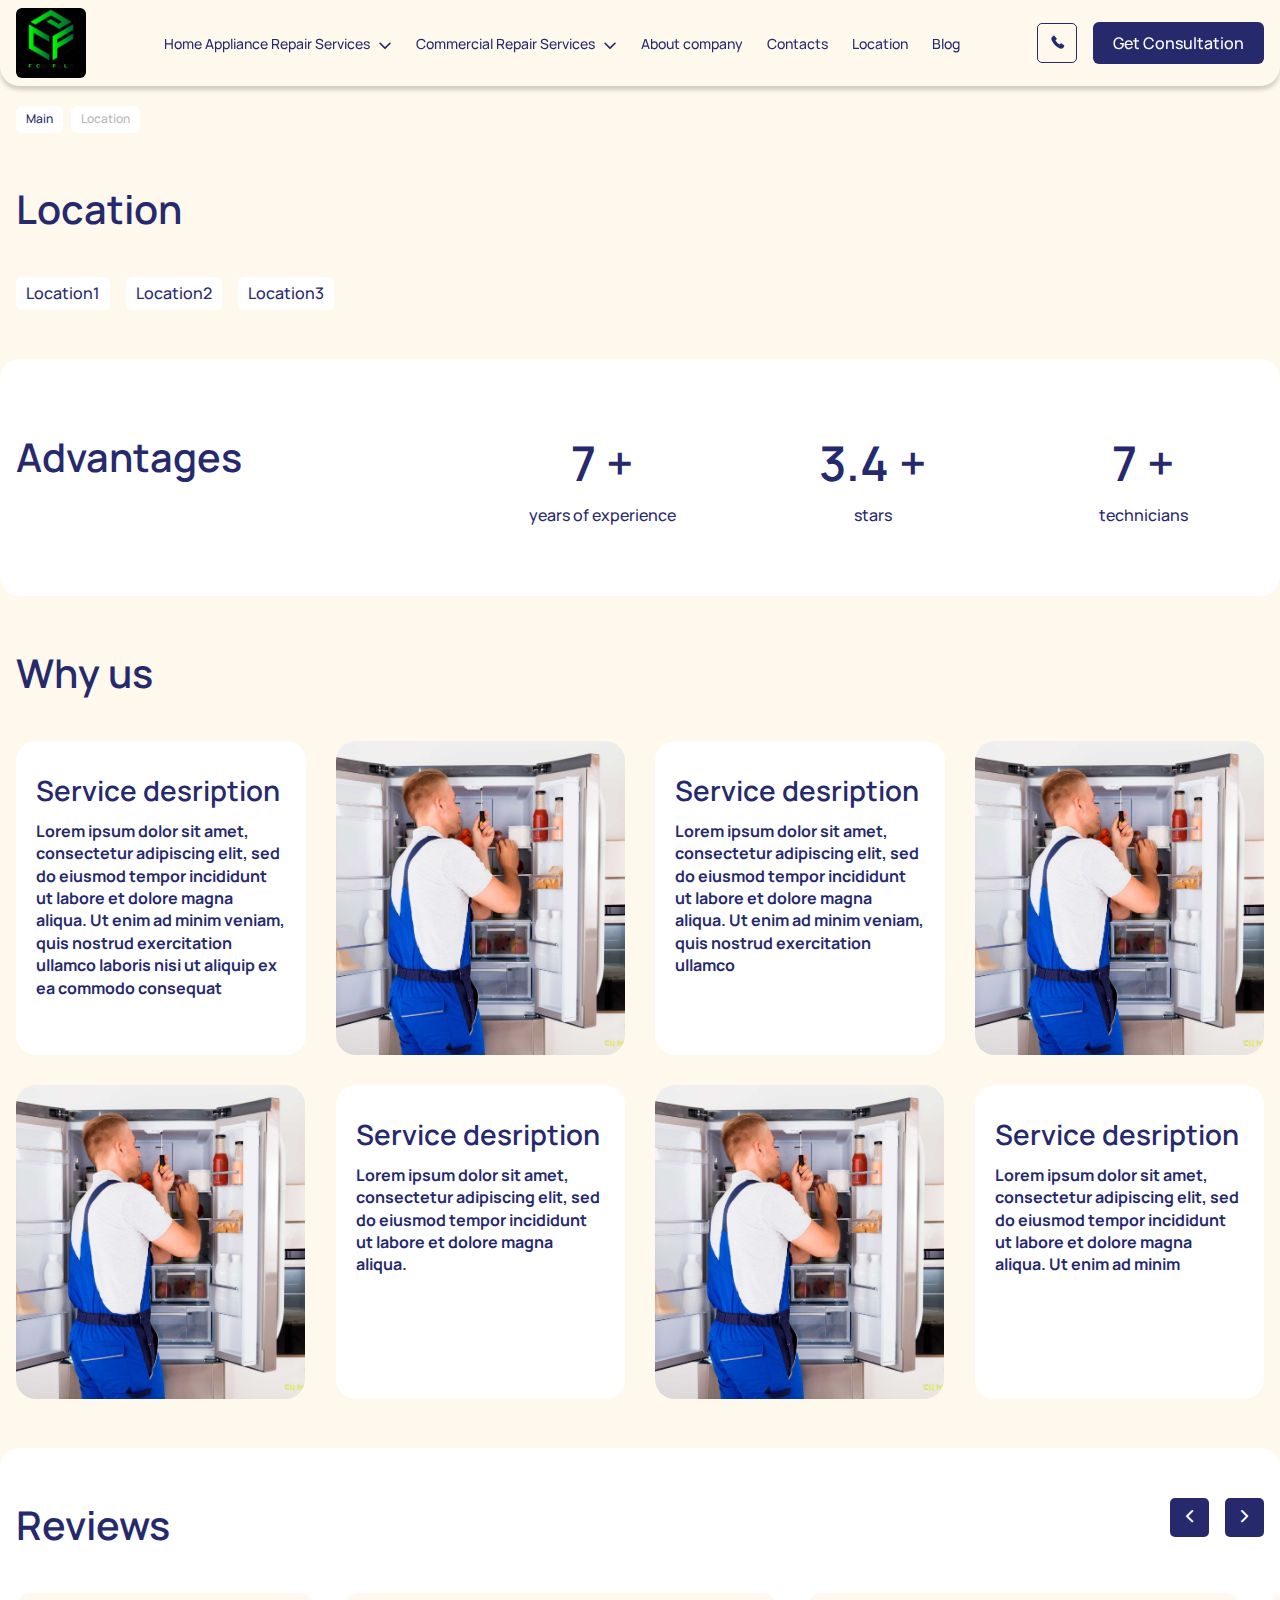
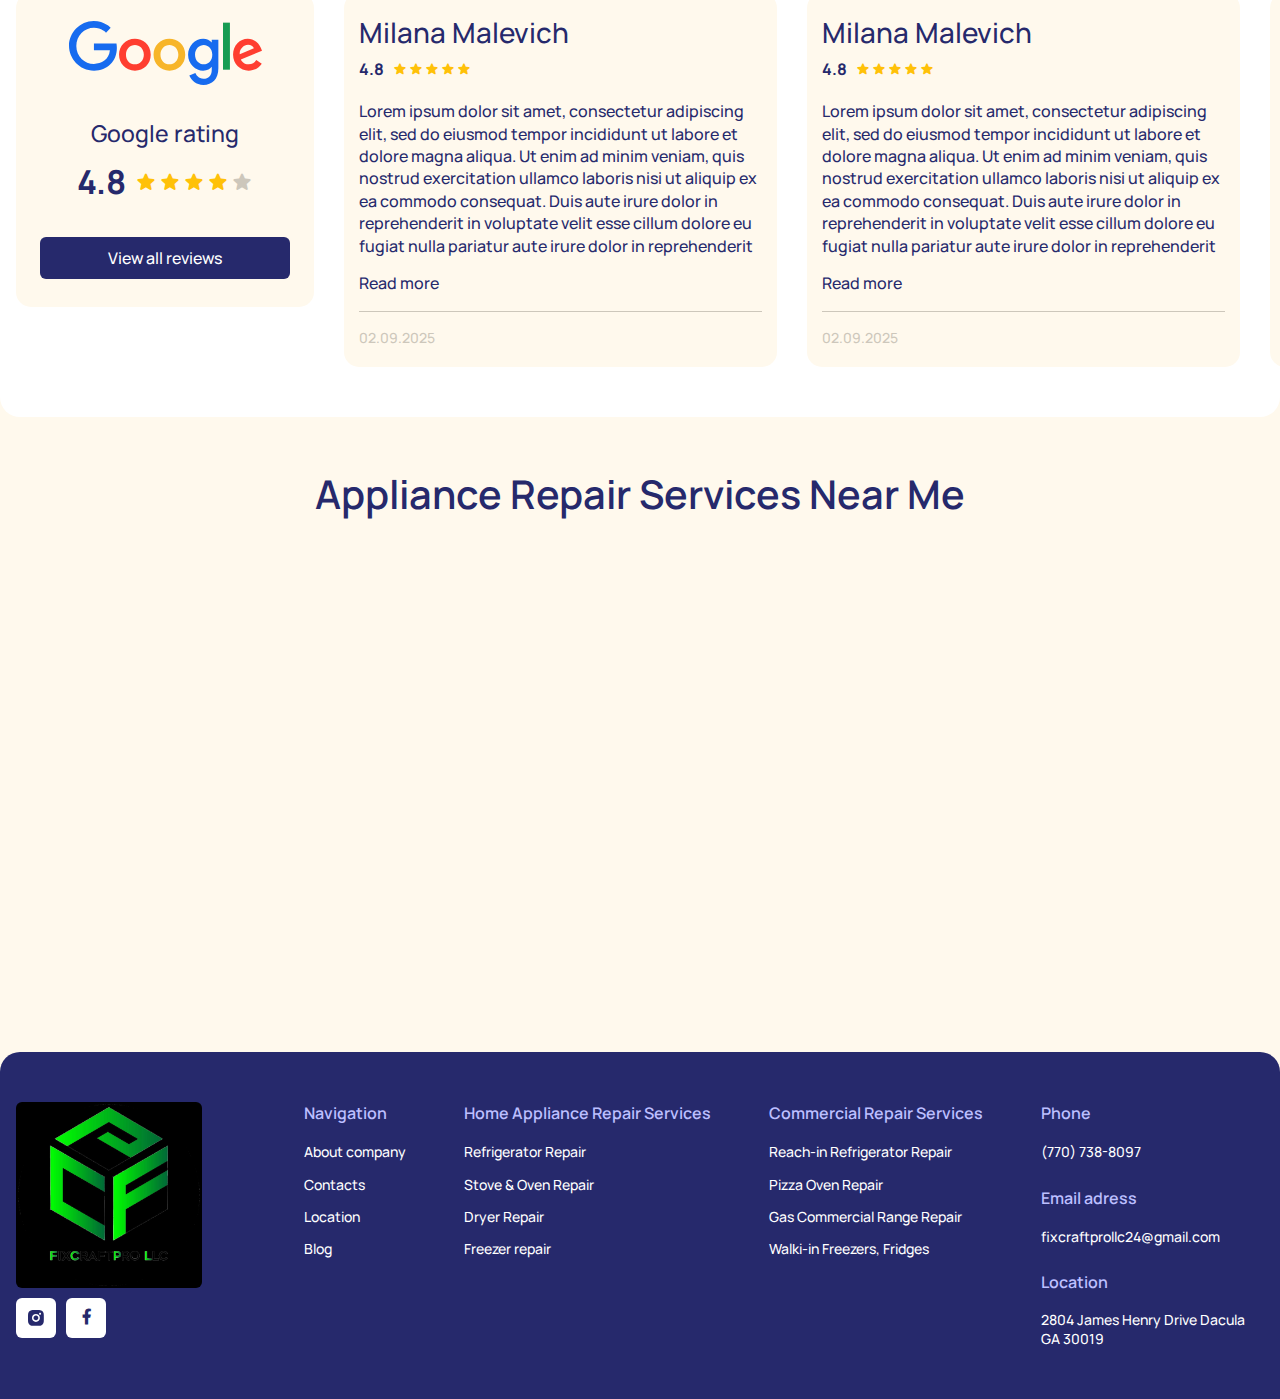
<file: locations.html>
<!doctype html>
<html lang="en">
	<head>
		<meta charset="UTF-8">
		<meta name="viewport" content="width=device-width, initial-scale=1.0">
		<link rel="preload" href="./assets/fonts/Manrope-SemiBold.woff2" as="font" type="font/woff2" crossorigin="anonymous">
		<link rel="preload" href="./assets/fonts/Manrope-Medium.woff2" as="font" type="font/woff2" crossorigin="anonymous">
		<link rel="preload" href="./assets/fonts/Manrope-Bold.woff2" as="font" type="font/woff2" crossorigin="anonymous">
		<link rel="shortcut icon" href="./assets/img/favicon.ico">
		<title>Locations Page</title>
		<script type="module" crossorigin="" src="./js/app.min.js?v=1762946953006"></script>
		<link rel="stylesheet" crossorigin="" href="./css/app.min.css?v=1762946953006">
	</head>
	<body>
		<div class="wrapper">
			<header data-fls-header="" class="header">
				<div class="header__container">
					<a href="" class="header__logo">
						<img src="./assets/img/logo.jpg" alt="logo">
					</a>
					<div class="header__menu menu">
						<nav class="menu__body">
							<ul class="menu__list">
								<li class="menu__item sub-in">
									<a href="#" class="menu__link --icon-arrow-top">Home Appliance Repair Services</a>
									<div class="sub-list">
										<button class="sub-list__btn --icon-arrow-prev">Back</button>
										<ul class="sub-list__items">
											<li class="sub-list__item">
												<a href="#" class="sub-list__link">Refrigerator Repair</a>
											</li>
											<li class="sub-list__item">
												<a href="#" class="sub-list__link">Dryer Repair</a>
											</li>
											<li class="sub-list__item">
												<a href="#" class="sub-list__link">Stove & Oven Repair</a>
											</li>
											<li class="sub-list__item">
												<a href="#" class="sub-list__link">Freezer repair</a>
											</li>
										</ul>
									</div>
								</li>
								<li class="menu__item sub-in">
									<a href="#" class="menu__link --icon-arrow-top">Commercial Repair Services</a>
									<div class="sub-list">
										<button class="sub-list__btn --icon-arrow-prev">Back</button>
										<ul class="sub-list__items">
											<li class="sub-list__item">
												<a href="#" class="sub-list__link">Reach-in Refrigerator Repair</a>
											</li>
											<li class="sub-list__item">
												<a href="#" class="sub-list__link">Gas Commercial Range Repair</a>
											</li>
											<li class="sub-list__item">
												<a href="#" class="sub-list__link">Pizza Oven Repair</a>
											</li>
											<li class="sub-list__item">
												<a href="#" class="sub-list__link">Walki-in Freezers, Fridges</a>
											</li>
										</ul>
									</div>
								</li>
								<li class="menu__item">
									<a href="#" class="menu__link">About company</a>
								</li>
								<li class="menu__item">
									<a href="#" class="menu__link">Contacts</a>
								</li>
								<li class="menu__item">
									<a href="#" class="menu__link">Location</a>
								</li>
								<li class="menu__item">
									<a href="#" class="menu__link">Blog</a>
								</li>
							</ul>
							<a class="menu__phone --icon-phone" href="tel:7707388097">(770) 738-8097</a>
						</nav>
					</div>
					<a class="header__btn btn" href="#main-form">Get Consultation</a>
					<button type="button" data-fls-menu="" class="header__icon icon-menu">
						<div class="icon-menu__body">
							<span></span>
						</div>
					</button>
				</div>
			</header>
			<main class="page page--locations">
				<div class="breadcrumbs">
					<div class="breadcrumbs__container">
						<div class="breadcrumbs__nav">
							<a class="breadcrumbs__link breadcrumbs__link--main" href="/craftpro">Main</a>
							<div class="breadcrumbs__link breadcrumbs__link--last">Location</div>
						</div>
					</div>
				</div>
				<section class="section location">
					<div class="location__container">
						<h1 class="location__title title">Location</h1>
						<ul class="location__list">
							<li class="location__item">
								<a href="#" class="location__link">Location1</a>
							</li>
							<li class="location__item">
								<a href="#" class="location__link">Location2</a>
							</li>
							<li class="location__item">
								<a href="#" class="location__link">Location3</a>
							</li>
						</ul>
					</div>
				</section>
				<section class="section advantages bg-white">
					<div class="advantages__container">
						<div class="advantages__row">
							<h2 class="advantages__title title">Advantages</h2>
							<ul class="advantages__list">
								<li class="advantages__item item-advantage" data-fls-watcher="">
									<div class="item-advantage__number">
										<span data-fls-digcounter="">10</span>
										+
									</div>
									<div class="item-advantage__text">years of experience</div>
								</li>
								<li class="advantages__item item-advantage" data-fls-watcher="">
									<div class="item-advantage__number">
										<span data-fls-digcounter="">4.8</span>
										+
									</div>
									<div class="item-advantage__text">stars</div>
								</li>
								<li class="advantages__item item-advantage" data-fls-watcher="">
									<div class="item-advantage__number">
										<span data-fls-digcounter="">10</span>
										+
									</div>
									<div class="item-advantage__text">technicians</div>
								</li>
							</ul>
						</div>
					</div>
				</section>
				<section class="section why-us">
					<div class="why-us__container">
						<h2 class="why-us__title title">Why us</h2>
						<ul class="why-us__list">
							<li class="why-us__item item-why-us">
								<div class="item-why-us__content">
									<h3 class="item-why-us__title">Service desription</h3>
									<div class="item-why-us__text">
										<p>
											Lorem ipsum dolor sit amet, consectetur adipiscing elit, sed do eiusmod tempor incididunt
								ut labore et dolore magna
								aliqua. Ut enim ad minim veniam, quis nostrud exercitation ullamco laboris nisi ut
								aliquip ex ea commodo consequat
										</p>
									</div>
								</div>
								<div class="item-why-us__img">
									<img src="./assets/img/service.jpg" alt="service">
								</div>
							</li>
							<li class="why-us__item item-why-us">
								<div class="item-why-us__content">
									<h3 class="item-why-us__title">Service desription</h3>
									<div class="item-why-us__text">
										<p>
											Lorem ipsum dolor sit amet, consectetur adipiscing elit, sed do eiusmod tempor incididunt
								ut labore et dolore magna
								aliqua. Ut enim ad minim veniam, quis nostrud exercitation ullamco
										</p>
									</div>
								</div>
								<div class="item-why-us__img">
									<img src="./assets/img/service.jpg" alt="service">
								</div>
							</li>
							<li class="why-us__item item-why-us">
								<div class="item-why-us__content">
									<h3 class="item-why-us__title">Service desription</h3>
									<div class="item-why-us__text">
										<p>
											Lorem ipsum dolor sit amet, consectetur adipiscing elit, sed do eiusmod tempor incididunt
								ut labore et dolore magna
								aliqua.
										</p>
									</div>
								</div>
								<div class="item-why-us__img">
									<img src="./assets/img/service.jpg" alt="service">
								</div>
							</li>
							<li class="why-us__item item-why-us">
								<div class="item-why-us__content">
									<h3 class="item-why-us__title">Service desription</h3>
									<div class="item-why-us__text">
										<p>
											Lorem ipsum dolor sit amet, consectetur adipiscing elit, sed do eiusmod tempor incididunt
								ut labore et dolore magna
								aliqua. Ut enim ad minim
										</p>
									</div>
								</div>
								<div class="item-why-us__img">
									<img src="./assets/img/service.jpg" alt="service">
								</div>
							</li>
						</ul>
					</div>
				</section>
				<section class="section reviews bg-white">
					<div class="reviews__container">
						<h2 class="reviews__title title">Reviews</h2>
						<div class="reviews__row">
							<div class="reviews__google google-reviews">
								<div class="google-reviews__logo">
									<img src="./assets/img/google.svg" alt="google">
								</div>
								<div class="google-reviews__body">
									<div class="google-reviews__title">Google rating</div>
									<div class="google-reviews__reting">
										<div class="google-reviews__number">4.8</div>
										<div class="google-reviews__stars">
											<div class="star --icon-star"></div>
											<div class="star --icon-star"></div>
											<div class="star --icon-star"></div>
											<div class="star --icon-star"></div>
											<div class="star disabled --icon-star"></div>
										</div>
									</div>
								</div>
								<a class="btn" href="#">View all reviews</a>
							</div>
							<div data-fls-slider="" class="reviews__slider swiper">
								<div class="reviews__wrapper swiper-wrapper">
									<div class="reviews__slide swiper-slide">
										<div class="review">
											<div class="review__name">Milana Malevich</div>
											<div class="review__reting">
												<div class="review__number">4.8</div>
												<div class="review__stars">
													<div class="star --icon-star"></div>
													<div class="star --icon-star"></div>
													<div class="star --icon-star"></div>
													<div class="star --icon-star"></div>
													<div class="star --icon-star"></div>
												</div>
											</div>
											<div data-fls-showmore="" data-fls-showmore-content="50" class="review__showmore">
												<div data-fls-showmore-content="" class="review__content">
													Lorem ipsum dolor sit
										amet,
										consectetur adipiscing elit, sed do eiusmod tempor incididunt ut labore et
										dolore
										magna
										aliqua. Ut enim ad minim veniam, quis nostrud exercitation ullamco laboris
										nisi
										ut
										aliquip ex ea commodo consequat. Duis
										aute irure dolor in reprehenderit in voluptate velit esse cillum dolore eu
										fugiat
										nulla pariatur
										aute irure dolor in reprehenderit in voluptate velit esse cillum dolore eu
										fugiat
										nulla pariatur
												</div>
												<button hidden data-fls-showmore-button="" type="button" class="review__more">
													<span>Read
											more</span>
													<span>Hide</span>
												</button>
											</div>
											<div class="review__date">02.09.2025</div>
										</div>
									</div>
									<div class="reviews__slide swiper-slide">
										<div class="review">
											<div class="review__name">Milana Malevich</div>
											<div class="review__reting">
												<div class="review__number">4.8</div>
												<div class="review__stars">
													<div class="star --icon-star"></div>
													<div class="star --icon-star"></div>
													<div class="star --icon-star"></div>
													<div class="star --icon-star"></div>
													<div class="star --icon-star"></div>
												</div>
											</div>
											<div data-fls-showmore="" data-fls-showmore-content="50" class="review__showmore">
												<div data-fls-showmore-content="" class="review__content">
													Lorem ipsum dolor sit
										amet,
										consectetur adipiscing elit, sed do eiusmod tempor incididunt ut labore et
										dolore
										magna
										aliqua. Ut enim ad minim veniam, quis nostrud exercitation ullamco laboris
										nisi
										ut
										aliquip ex ea commodo consequat. Duis
										aute irure dolor in reprehenderit in voluptate velit esse cillum dolore eu
										fugiat
										nulla pariatur
										aute irure dolor in reprehenderit in voluptate velit esse cillum dolore eu
										fugiat
										nulla pariatur
												</div>
												<button hidden data-fls-showmore-button="" type="button" class="review__more">
													<span>Read
											more</span>
													<span>Hide</span>
												</button>
											</div>
											<div class="review__date">02.09.2025</div>
										</div>
									</div>
									<div class="reviews__slide swiper-slide">
										<div class="review">
											<div class="review__name">Milana Malevich</div>
											<div class="review__reting">
												<div class="review__number">4.8</div>
												<div class="review__stars">
													<div class="star --icon-star"></div>
													<div class="star --icon-star"></div>
													<div class="star --icon-star"></div>
													<div class="star --icon-star"></div>
													<div class="star --icon-star"></div>
												</div>
											</div>
											<div data-fls-showmore="" data-fls-showmore-content="50" class="review__showmore">
												<div data-fls-showmore-content="" class="review__content">
													Lorem ipsum dolor sit
										amet,
										consectetur adipiscing elit, sed do eiusmod tempor incididunt ut labore et
										dolore
										magna
										aliqua. Ut enim ad minim veniam, quis nostrud exercitation ullamco laboris
										nisi
										ut
										aliquip ex ea commodo consequat. Duis
										aute irure dolor in reprehenderit in voluptate velit esse cillum dolore eu
										fugiat
										nulla pariatur
										aute irure dolor in reprehenderit in voluptate velit esse cillum dolore eu
										fugiat
										nulla pariatur
												</div>
												<button hidden data-fls-showmore-button="" type="button" class="review__more">
													<span>Read
											more</span>
													<span>Hide</span>
												</button>
											</div>
											<div class="review__date">02.09.2025</div>
										</div>
									</div>
								</div>
								<div class="swiper-nav">
									<button class="swiper-button-prev --icon-arrow-prev" type="button"></button>
									<button class="swiper-button-next --icon-arrow-next" type="button"></button>
								</div>
							</div>
						</div>
					</div>
				</section>
				<section class="section map">
					<div class="map__container">
						<h2 class="map__title title">Appliance Repair Services Near Me</h2>
						<div class="map__img">
							<iframe src="https://www.google.com/maps/embed?pb=!1m18!1m12!1m3!1d162759.0614266914!2d30.367544188592827!3d50.40178130681754!2m3!1f0!2f0!3f0!3m2!1i1024!2i768!4f13.1!3m3!1m2!1s0x40d4cf4ee15a4505%3A0x764931d2170146fe!2z0JrQuNGX0LIsIDAyMDAw!5e0!3m2!1suk!2sua!4v1762726178221!5m2!1suk!2sua" width="100%" height="100%" style="border:0;" allowfullscreen loading="lazy" referrerpolicy="no-referrer-when-downgrade"></iframe>
						</div>
					</div>
				</section>
			</main>
			<footer data-fls-footer="" class="footer">
				<div class="footer__container">
					<div class="footer__row">
						<div class="footer__head">
							<a href="#" class="footer__logo">
								<img src="./assets/img/logo.jpg" alt="logo">
							</a>
							<div class="footer__social social">
								<ul class="social__list">
									<li class="social__item">
										<a href="#" class="social__link" aria-label="instagram">
											<svg width="16" height="16" viewbox="0 0 16 16" fill="none" xmlns="http://www.w3.org/2000/svg">
												<path d="M8.73095 0C9.62158 0.002375 10.0736 0.007125 10.4639 0.0182083L10.6175 0.02375C10.7948 0.0300833 10.9698 0.038 11.1812 0.0475C12.0235 0.0870833 12.5982 0.220083 13.1025 0.415625C13.625 0.616708 14.0652 0.889042 14.5054 1.32842C14.9081 1.72404 15.2196 2.20279 15.4182 2.73125C15.6137 3.23554 15.7467 3.81029 15.7863 4.65342C15.7958 4.864 15.8037 5.03896 15.81 5.21708L15.8148 5.37067C15.8267 5.76017 15.8314 6.21221 15.833 7.10283L15.8338 7.69342V8.7305C15.8357 9.30795 15.8296 9.88539 15.8156 10.4627L15.8108 10.6163C15.8045 10.7944 15.7966 10.9693 15.7871 11.1799C15.7475 12.023 15.6129 12.597 15.4182 13.1021C15.2196 13.6305 14.9081 14.1093 14.5054 14.5049C14.1097 14.9076 13.631 15.2191 13.1025 15.4177C12.5982 15.6133 12.0235 15.7463 11.1812 15.7858L10.6175 15.8096L10.4639 15.8143C10.0736 15.8254 9.62158 15.831 8.73095 15.8325L8.14037 15.8333H7.10407C6.52637 15.8354 5.94866 15.8293 5.37112 15.8151L5.21753 15.8104C5.0296 15.8033 4.84171 15.7951 4.65387 15.7858C3.81153 15.7463 3.23678 15.6133 2.7317 15.4177C2.20352 15.219 1.72505 14.9075 1.32966 14.5049C0.926657 14.1094 0.61487 13.6306 0.416075 13.1021C0.220534 12.5978 0.0875336 12.023 0.0479503 11.1799L0.0242003 10.6163L0.020242 10.4627C0.00564849 9.8854 -0.000949442 9.30795 0.000450298 8.7305V7.10283C-0.00174095 6.52539 0.00406522 5.94795 0.017867 5.37067L0.0234087 5.21708C0.029742 5.03896 0.0376586 4.864 0.0471586 4.65342C0.086742 3.81029 0.219742 3.23633 0.415284 2.73125C0.614542 2.20257 0.926877 1.7238 1.33045 1.32842C1.72561 0.925893 2.20381 0.614392 2.7317 0.415625C3.23678 0.220083 3.81074 0.0870833 4.65387 0.0475C4.86445 0.038 5.0402 0.0300833 5.21753 0.02375L5.37112 0.0189999C5.94839 0.00493423 6.52584 -0.0011358 7.10328 0.000791609L8.73095 0ZM7.91712 3.95833C6.8673 3.95833 5.86048 4.37537 5.11815 5.1177C4.37582 5.86003 3.95878 6.86685 3.95878 7.91667C3.95878 8.96648 4.37582 9.9733 5.11815 10.7156C5.86048 11.458 6.8673 11.875 7.91712 11.875C8.96693 11.875 9.97375 11.458 10.7161 10.7156C11.4584 9.9733 11.8755 8.96648 11.8755 7.91667C11.8755 6.86685 11.4584 5.86003 10.7161 5.1177C9.97375 4.37537 8.96693 3.95833 7.91712 3.95833ZM7.91712 5.54167C8.22901 5.54162 8.53785 5.60299 8.82602 5.7223C9.11419 5.84161 9.37604 6.01651 9.59661 6.23701C9.81719 6.45751 9.99217 6.7193 10.1116 7.00743C10.231 7.29556 10.2925 7.60438 10.2925 7.91627C10.2926 8.22816 10.2312 8.53701 10.1119 8.82517C9.99257 9.11334 9.81767 9.37519 9.59717 9.59577C9.37667 9.81634 9.11488 9.99133 8.82675 10.1107C8.53862 10.2301 8.2298 10.2916 7.91791 10.2917C7.28802 10.2917 6.68393 10.0414 6.23853 9.59605C5.79313 9.15065 5.54291 8.54656 5.54291 7.91667C5.54291 7.28678 5.79313 6.68269 6.23853 6.23729C6.68393 5.79189 7.28802 5.54167 7.91791 5.54167M12.0742 2.77083C11.8117 2.77083 11.56 2.87509 11.3744 3.06068C11.1888 3.24626 11.0846 3.49796 11.0846 3.76042C11.0846 4.02287 11.1888 4.27457 11.3744 4.46016C11.56 4.64574 11.8117 4.75 12.0742 4.75C12.3366 4.75 12.5883 4.64574 12.7739 4.46016C12.9595 4.27457 13.0637 4.02287 13.0637 3.76042C13.0637 3.49796 12.9595 3.24626 12.7739 3.06068C12.5883 2.87509 12.3366 2.77083 12.0742 2.77083Z" fill="#26296C"></path>
											</svg>
										</a>
									</li>
									<li class="social__item">
										<a href="#" class="social__link --icon-facebook" aria-label="facebook"></a>
									</li>
								</ul>
							</div>
						</div>
						<div class="footer__content">
							<nav class="footer__nav">
								<h3 class="footer__heading">Navigation</h3>
								<ul class="footer__list">
									<li class="footer__item">
										<a href="#" class="footer__link">About company</a>
									</li>
									<li class="footer__item">
										<a href="#" class="footer__link">Contacts</a>
									</li>
									<li class="footer__item">
										<a href="#" class="footer__link">Location</a>
									</li>
									<li class="footer__item">
										<a href="#" class="footer__link">Blog</a>
									</li>
								</ul>
							</nav>
							<nav class="footer__nav">
								<h3 class="footer__heading">Home Appliance Repair Services</h3>
								<ul class="footer__list">
									<li class="footer__item">
										<a href="#" class="footer__link">Refrigerator Repair</a>
									</li>
									<li class="footer__item">
										<a href="#" class="footer__link">Stove & Oven Repair</a>
									</li>
									<li class="footer__item">
										<a href="#" class="footer__link">Dryer Repair</a>
									</li>
									<li class="footer__item">
										<a href="#" class="footer__link">Freezer repair</a>
									</li>
								</ul>
							</nav>
							<nav class="footer__nav">
								<h3 class="footer__heading">Commercial Repair Services</h3>
								<ul class="footer__list">
									<li class="footer__item">
										<a href="#" class="footer__link">Reach-in Refrigerator Repair</a>
									</li>
									<li class="footer__item">
										<a href="#" class="footer__link">Pizza Oven Repair</a>
									</li>
									<li class="footer__item">
										<a href="#" class="footer__link">Gas Commercial Range Repair</a>
									</li>
									<li class="footer__item">
										<a href="#" class="footer__link">Walki-in Freezers, Fridges</a>
									</li>
								</ul>
							</nav>
							<div class="footer__contacts">
								<div class="footer__contacts-item">
									<h3 class="footer__heading">Phone</h3>
									<a class="footer__contacts-link" href="tel:7707388097">(770) 738-8097</a>
								</div>
								<div class="footer__contacts-item">
									<h3 class="footer__heading">Email adress</h3>
									<a class="footer__contacts-link" href="mailto:fixcraftprollc24@gmail.com">fixcraftprollc24@gmail.com</a>
								</div>
								<div class="footer__contacts-item">
									<h3 class="footer__heading">Location</h3>
									<div class="footer__contacts-text">2804 James Henry Drive Dacula GA 30019</div>
								</div>
							</div>
						</div>
					</div>
				</div>
			</footer>
		</div>
	</body>
</html>
</file>
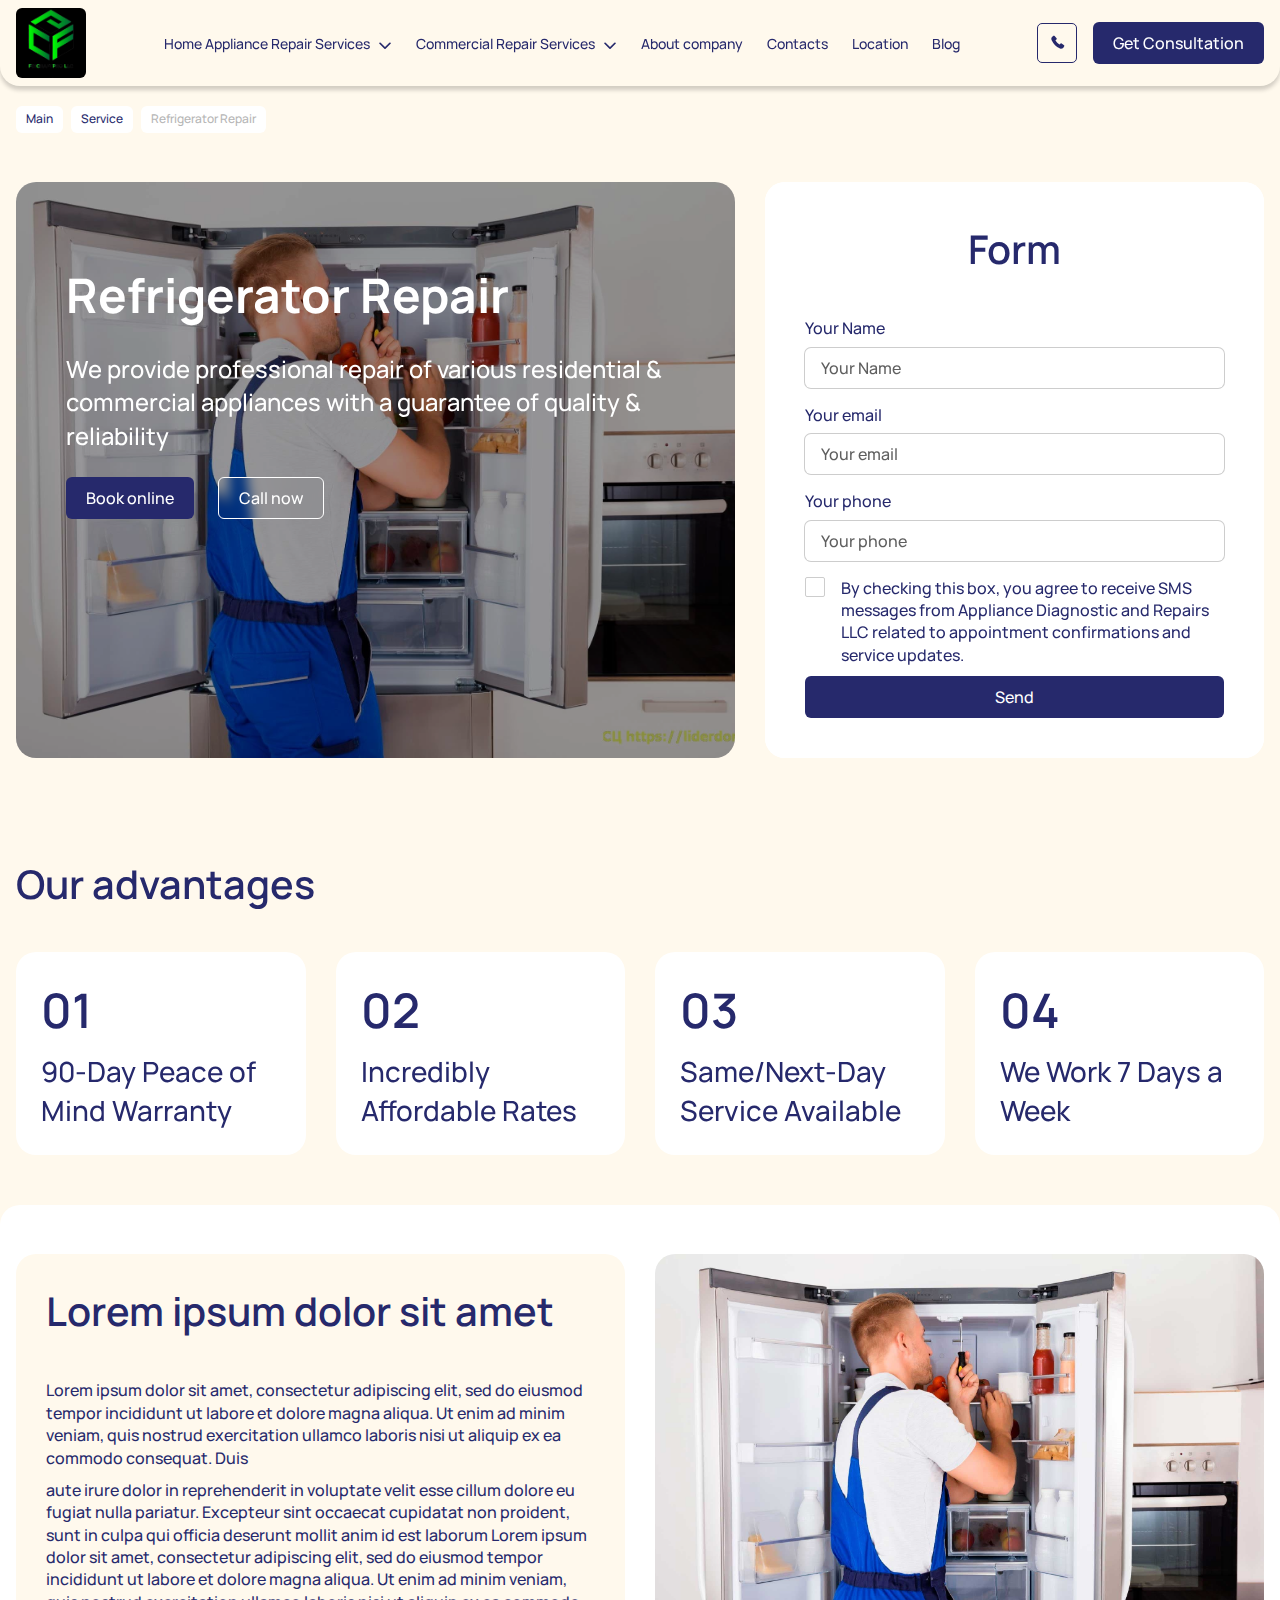
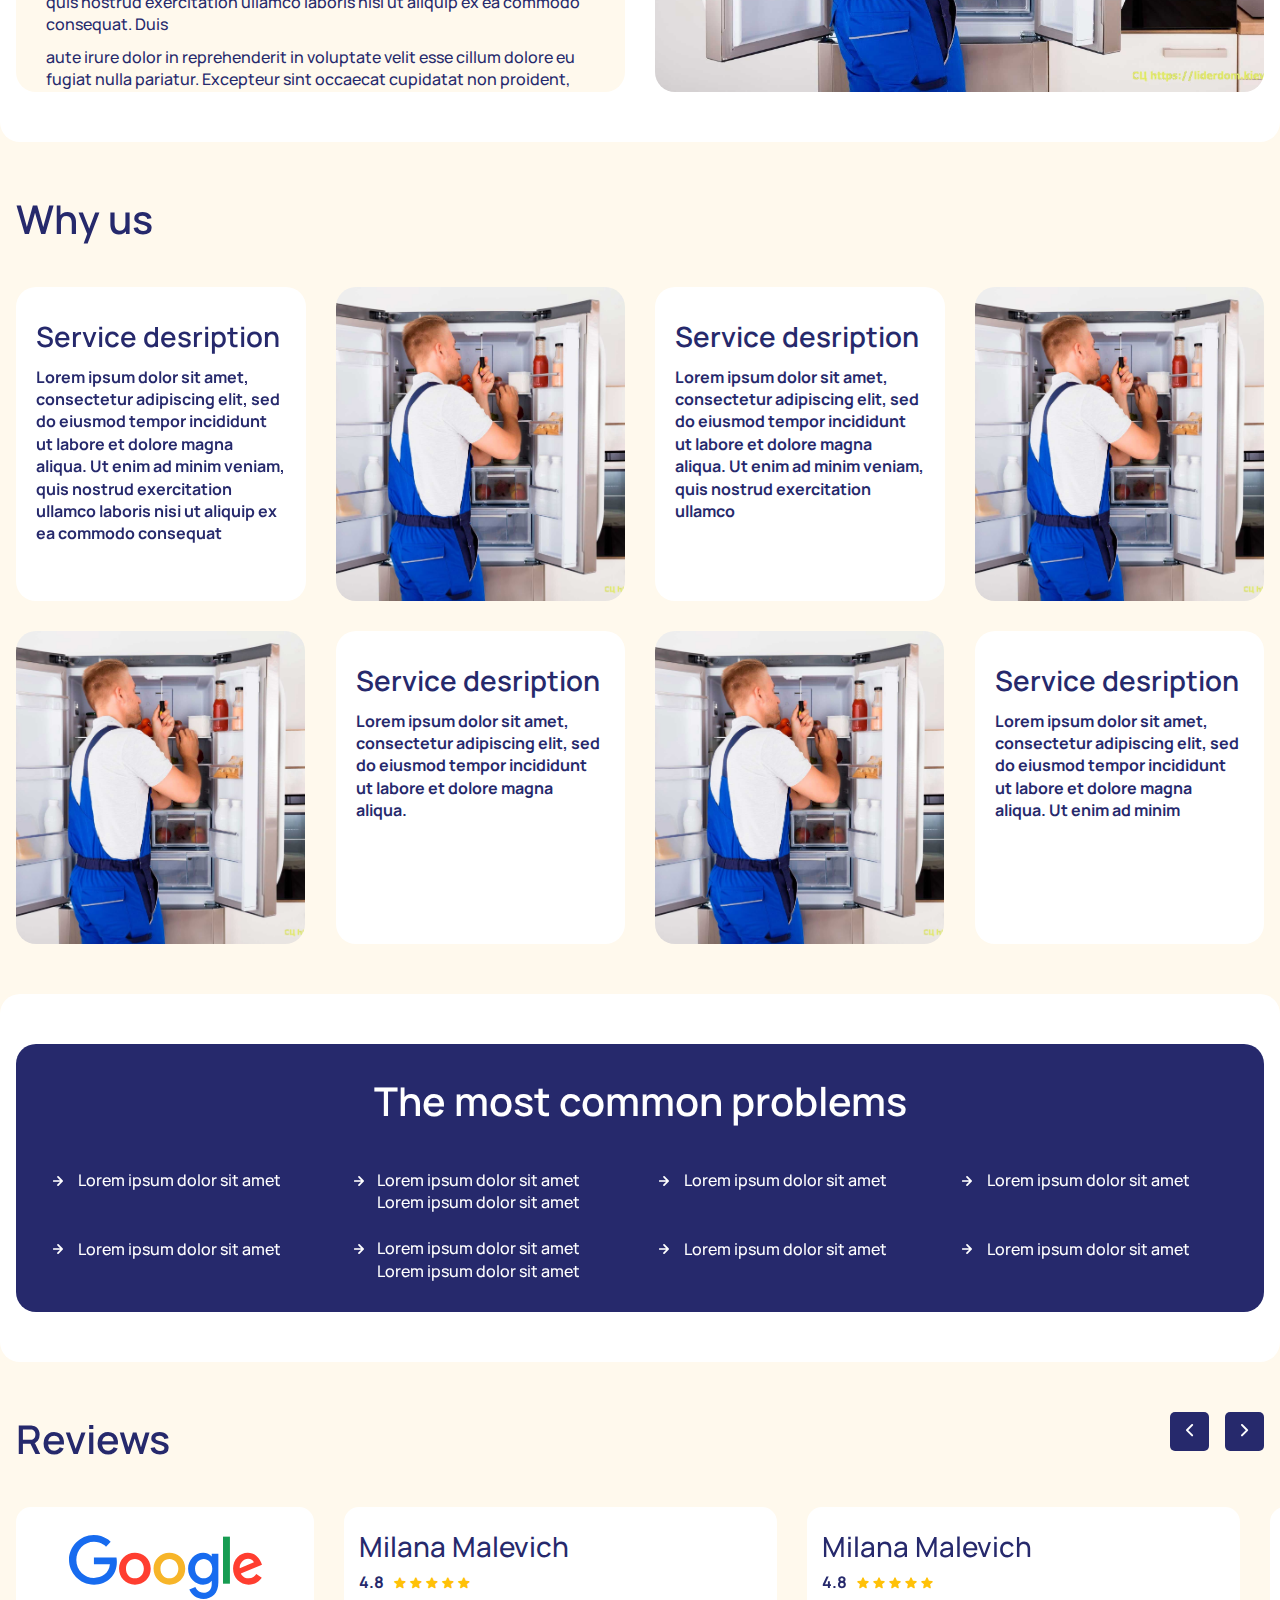
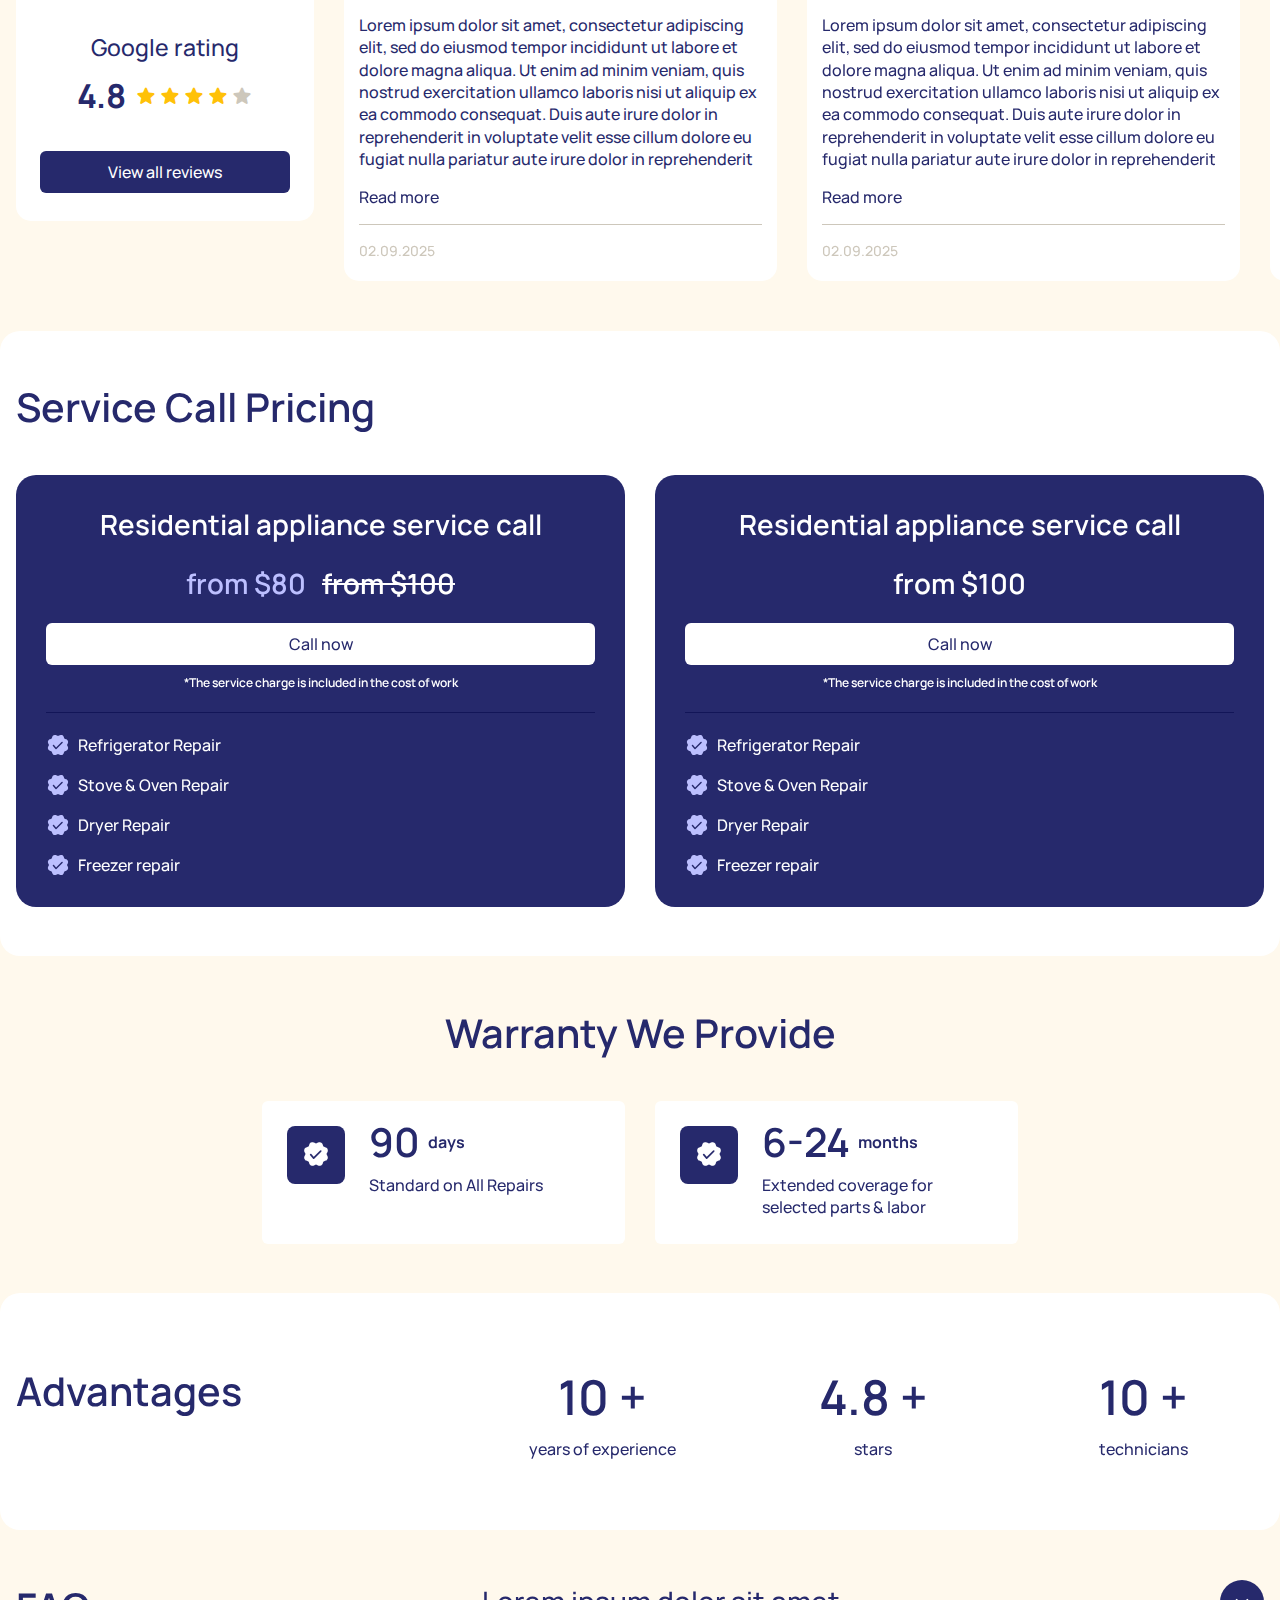
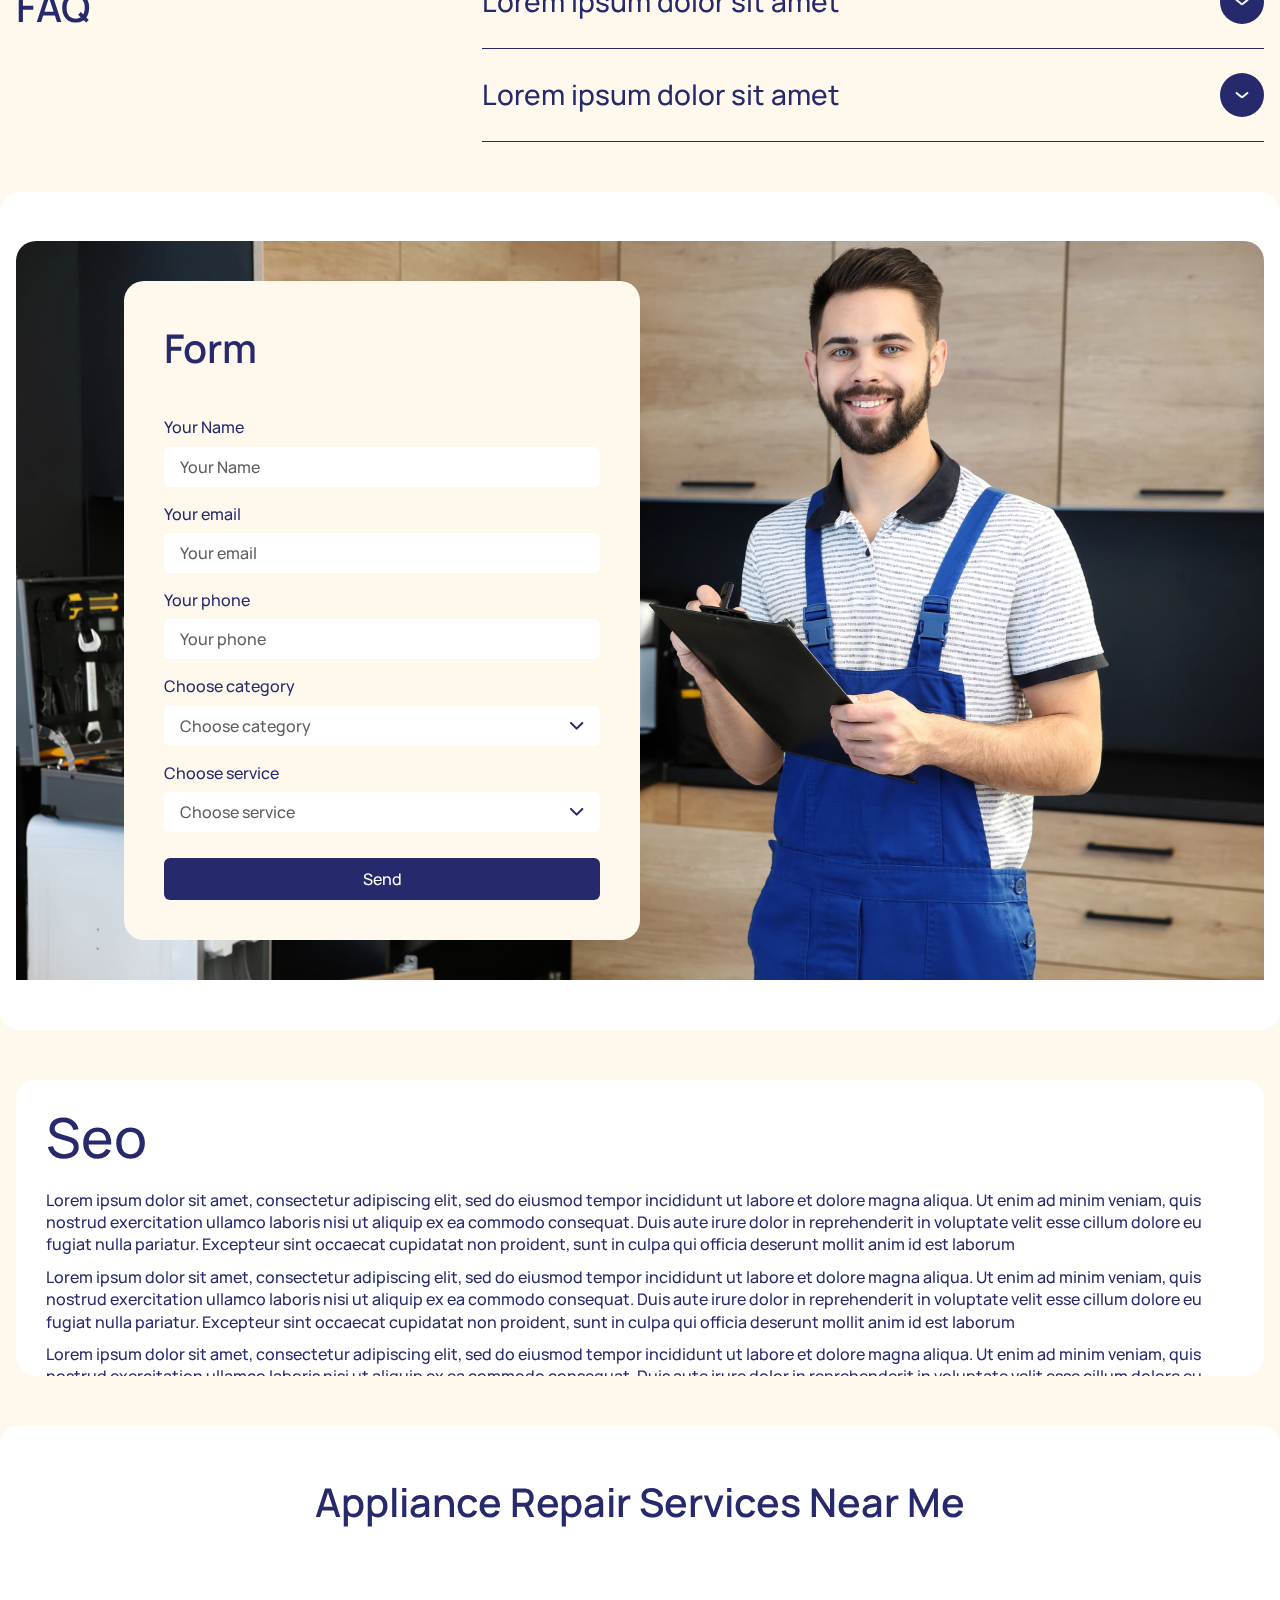
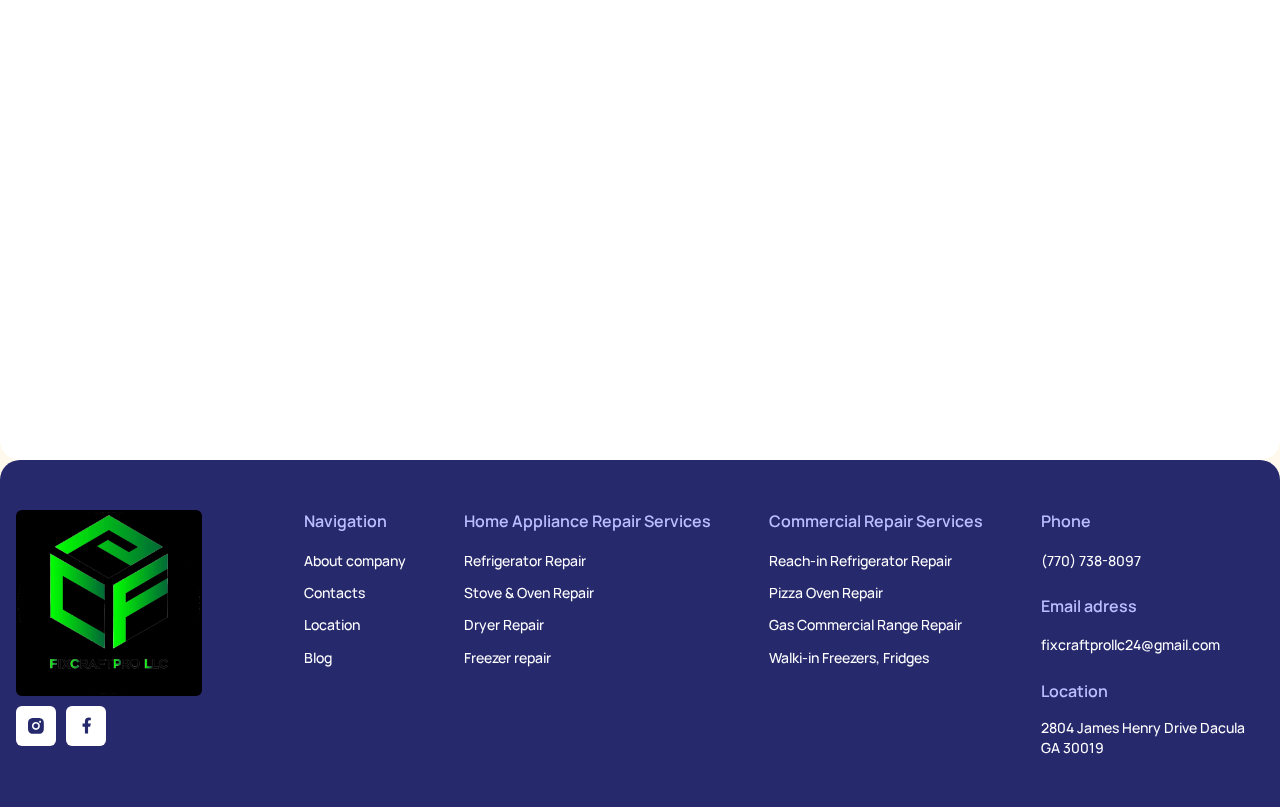
<file: service.html>
<!doctype html>
<html lang="en">
	<head>
		<meta charset="UTF-8">
		<meta name="viewport" content="width=device-width, initial-scale=1.0">
		<link rel="preload" href="./assets/fonts/Manrope-SemiBold.woff2" as="font" type="font/woff2" crossorigin="anonymous">
		<link rel="preload" href="./assets/fonts/Manrope-Medium.woff2" as="font" type="font/woff2" crossorigin="anonymous">
		<link rel="preload" href="./assets/fonts/Manrope-Bold.woff2" as="font" type="font/woff2" crossorigin="anonymous">
		<link rel="shortcut icon" href="./assets/img/favicon.ico">
		<title>Service Page</title>
		<script type="module" crossorigin="" src="./js/app.min.js?v=1762946953006"></script>
		<link rel="stylesheet" crossorigin="" href="./css/app.min.css?v=1762946953006">
	</head>
	<body>
		<div class="wrapper">
			<header data-fls-header="" class="header">
				<div class="header__container">
					<a href="" class="header__logo">
						<img src="./assets/img/logo.jpg" alt="logo">
					</a>
					<div class="header__menu menu">
						<nav class="menu__body">
							<ul class="menu__list">
								<li class="menu__item sub-in">
									<a href="#" class="menu__link --icon-arrow-top">Home Appliance Repair Services</a>
									<div class="sub-list">
										<button class="sub-list__btn --icon-arrow-prev">Back</button>
										<ul class="sub-list__items">
											<li class="sub-list__item">
												<a href="#" class="sub-list__link">Refrigerator Repair</a>
											</li>
											<li class="sub-list__item">
												<a href="#" class="sub-list__link">Dryer Repair</a>
											</li>
											<li class="sub-list__item">
												<a href="#" class="sub-list__link">Stove & Oven Repair</a>
											</li>
											<li class="sub-list__item">
												<a href="#" class="sub-list__link">Freezer repair</a>
											</li>
										</ul>
									</div>
								</li>
								<li class="menu__item sub-in">
									<a href="#" class="menu__link --icon-arrow-top">Commercial Repair Services</a>
									<div class="sub-list">
										<button class="sub-list__btn --icon-arrow-prev">Back</button>
										<ul class="sub-list__items">
											<li class="sub-list__item">
												<a href="#" class="sub-list__link">Reach-in Refrigerator Repair</a>
											</li>
											<li class="sub-list__item">
												<a href="#" class="sub-list__link">Gas Commercial Range Repair</a>
											</li>
											<li class="sub-list__item">
												<a href="#" class="sub-list__link">Pizza Oven Repair</a>
											</li>
											<li class="sub-list__item">
												<a href="#" class="sub-list__link">Walki-in Freezers, Fridges</a>
											</li>
										</ul>
									</div>
								</li>
								<li class="menu__item">
									<a href="#" class="menu__link">About company</a>
								</li>
								<li class="menu__item">
									<a href="#" class="menu__link">Contacts</a>
								</li>
								<li class="menu__item">
									<a href="#" class="menu__link">Location</a>
								</li>
								<li class="menu__item">
									<a href="#" class="menu__link">Blog</a>
								</li>
							</ul>
							<a class="menu__phone --icon-phone" href="tel:7707388097">(770) 738-8097</a>
						</nav>
					</div>
					<a class="header__btn btn" href="#main-form">Get Consultation</a>
					<button type="button" data-fls-menu="" class="header__icon icon-menu">
						<div class="icon-menu__body">
							<span></span>
						</div>
					</button>
				</div>
			</header>
			<main class="page page--service">
				<div class="breadcrumbs">
					<div class="breadcrumbs__container">
						<div class="breadcrumbs__nav">
							<a class="breadcrumbs__link breadcrumbs__link--main" href="/craftpro">Main</a>
							<a class="breadcrumbs__link" href="#">Service</a>
							<div class="breadcrumbs__link breadcrumbs__link--last">Refrigerator Repair</div>
						</div>
					</div>
				</div>
				<section class="section hero">
					<div class="hero__container">
						<div class="hero__wrap">
							<div class="hero__bg">
								<img src="./assets/img/service.jpg" alt="hero">
							</div>
							<div class="hero__content">
								<h1 class="hero__title">Refrigerator Repair</h1>
								<div class="hero__text">
									<p>
										We provide professional repair of various residential & commercial appliances with a
							guarantee of quality & reliability
									</p>
								</div>
								<div class="hero__actions">
									<a class="btn" href="#">Book online</a>
									<a class="btn-blur" href="tel:7707388097">Call now</a>
								</div>
							</div>
						</div>
						<div class="hero__form form">
							<form action="#">
								<h2 class="form__title title">Form</h2>
								<div class="form-group">
									<label for="name">Your Name</label>
									<input type="text" id="name" name="form[]" autocomplete="off" placeholder="Your Name" required>
								</div>
								<div class="form-group">
									<label for="email">Your email</label>
									<input type="email" id="email" name="form[]" autocomplete="off" placeholder="Your email" required>
								</div>
								<div class="form-group">
									<label for="phone">Your phone</label>
									<input type="tel" id="phone" name="form[]" autocomplete="off" placeholder="Your phone" required>
								</div>
								<label class="custom-checkbox" for="receive">
									<span class="checkmark"></span>
									<span>
										By checking this box, you agree to receive SMS messages from Appliance Diagnostic and
							Repairs LLC related to appointment
							confirmations and service updates.
									</span>
									<input type="checkbox" required id="receive">
								</label>
								<button class="btn" type="submit">Send</button>
							</form>
						</div>
					</div>
				</section>
				<section class="section utp">
					<div class="utp__container">
						<h2 class="utp__title title">Our advantages</h2>
						<ul class="utp__list">
							<li class="utp__item">90-Day Peace of Mind Warranty</li>
							<li class="utp__item">Incredibly Affordable Rates</li>
							<li class="utp__item">Same/Next-Day Service Available</li>
							<li class="utp__item">We Work 7 Days
					a Week</li>
						</ul>
					</div>
				</section>
				<section class="section content-with-image bg-white">
					<div class="content-with-image__container">
						<div class="content-with-image__row">
							<div class="content-with-image__content">
								<h2 class="content-with-image__title title">Lorem ipsum dolor sit amet</h2>
								<div class="content-with-image__text">
									<p>
										Lorem ipsum dolor sit amet, consectetur adipiscing elit, sed do eiusmod tempor incididunt ut
							labore et dolore magna
							aliqua. Ut enim ad minim veniam, quis nostrud exercitation ullamco laboris nisi ut aliquip
							ex ea commodo consequat. Duis
									</p>
									<p>
										aute irure dolor in reprehenderit in voluptate velit esse cillum dolore eu fugiat nulla
							pariatur. Excepteur sint
							occaecat cupidatat non proident, sunt in culpa qui officia deserunt mollit anim id est
							laborum
							Lorem ipsum dolor sit amet, consectetur adipiscing elit, sed do eiusmod tempor incididunt ut
							labore et dolore magna
							aliqua. Ut enim ad minim veniam, quis nostrud exercitation ullamco laboris nisi ut aliquip
							ex ea commodo consequat. Duis
									</p>
									<p>
										aute irure dolor in reprehenderit in voluptate velit esse cillum dolore eu fugiat nulla
							pariatur. Excepteur sint
							occaecat cupidatat non proident, sunt in culpa qui officia deserunt mollit anim id est
							laborum
							Lorem ipsum dolor sit amet, consectetur adipiscing elit, sed do eiusmod tempor incididunt ut
							labore et dolore magna
							aliqua. Ut enim ad minim veniam, quis nostrud exercitation ullamco laboris nisi ut aliquip
							ex ea commodo consequat. Duis
									</p>
									<p>
										aute irure dolor in reprehenderit in voluptate velit esse cillum dolore eu fugiat nulla
							pariatur. Excepteur sint
							occaecat cupidatat non proident, sunt in culpa qui officia deserunt mollit anim id est
							laborum
									</p>
								</div>
							</div>
							<div class="content-with-image__img">
								<img src="./assets/img/service.jpg" alt="Image">
							</div>
						</div>
					</div>
				</section>
				<section class="section why-us">
					<div class="why-us__container">
						<h2 class="why-us__title title">Why us</h2>
						<ul class="why-us__list">
							<li class="why-us__item item-why-us">
								<div class="item-why-us__content">
									<h3 class="item-why-us__title">Service desription</h3>
									<div class="item-why-us__text">
										<p>
											Lorem ipsum dolor sit amet, consectetur adipiscing elit, sed do eiusmod tempor incididunt
								ut labore et dolore magna
								aliqua. Ut enim ad minim veniam, quis nostrud exercitation ullamco laboris nisi ut
								aliquip ex ea commodo consequat
										</p>
									</div>
								</div>
								<div class="item-why-us__img">
									<img src="./assets/img/service.jpg" alt="service">
								</div>
							</li>
							<li class="why-us__item item-why-us">
								<div class="item-why-us__content">
									<h3 class="item-why-us__title">Service desription</h3>
									<div class="item-why-us__text">
										<p>
											Lorem ipsum dolor sit amet, consectetur adipiscing elit, sed do eiusmod tempor incididunt
								ut labore et dolore magna
								aliqua. Ut enim ad minim veniam, quis nostrud exercitation ullamco
										</p>
									</div>
								</div>
								<div class="item-why-us__img">
									<img src="./assets/img/service.jpg" alt="service">
								</div>
							</li>
							<li class="why-us__item item-why-us">
								<div class="item-why-us__content">
									<h3 class="item-why-us__title">Service desription</h3>
									<div class="item-why-us__text">
										<p>
											Lorem ipsum dolor sit amet, consectetur adipiscing elit, sed do eiusmod tempor incididunt
								ut labore et dolore magna
								aliqua.
										</p>
									</div>
								</div>
								<div class="item-why-us__img">
									<img src="./assets/img/service.jpg" alt="service">
								</div>
							</li>
							<li class="why-us__item item-why-us">
								<div class="item-why-us__content">
									<h3 class="item-why-us__title">Service desription</h3>
									<div class="item-why-us__text">
										<p>
											Lorem ipsum dolor sit amet, consectetur adipiscing elit, sed do eiusmod tempor incididunt
								ut labore et dolore magna
								aliqua. Ut enim ad minim
										</p>
									</div>
								</div>
								<div class="item-why-us__img">
									<img src="./assets/img/service.jpg" alt="service">
								</div>
							</li>
						</ul>
					</div>
				</section>
				<section class="section most bg-white">
					<div class="most__container">
						<div class="most__wrap">
							<h2 class="most__title title">The most common problems</h2>
							<ul class="most__list">
								<li class="most__item">
									<a class="most__link --icon-arrow-up" href="#">Lorem ipsum dolor sit amet</a>
								</li>
								<li class="most__item">
									<a class="most__link --icon-arrow-up" href="#">Lorem ipsum dolor sit amet Lorem ipsum dolor
							sit amet</a>
								</li>
								<li class="most__item">
									<a class="most__link --icon-arrow-up" href="#">Lorem ipsum dolor sit amet</a>
								</li>
								<li class="most__item">
									<a class="most__link --icon-arrow-up" href="#">Lorem ipsum dolor sit amet</a>
								</li>
								<li class="most__item">
									<a class="most__link --icon-arrow-up" href="#">Lorem ipsum dolor sit amet</a>
								</li>
								<li class="most__item">
									<a class="most__link --icon-arrow-up" href="#">Lorem ipsum dolor sit amet Lorem ipsum dolor
							sit amet</a>
								</li>
								<li class="most__item">
									<a class="most__link --icon-arrow-up" href="#">Lorem ipsum dolor sit amet</a>
								</li>
								<li class="most__item">
									<a class="most__link --icon-arrow-up" href="#">Lorem ipsum dolor sit amet</a>
								</li>
							</ul>
						</div>
					</div>
				</section>
				<section class="section reviews">
					<div class="reviews__container">
						<h2 class="reviews__title title">Reviews</h2>
						<div class="reviews__row">
							<div class="reviews__google google-reviews">
								<div class="google-reviews__logo">
									<img src="./assets/img/google.svg" alt="google">
								</div>
								<div class="google-reviews__body">
									<div class="google-reviews__title">Google rating</div>
									<div class="google-reviews__reting">
										<div class="google-reviews__number">4.8</div>
										<div class="google-reviews__stars">
											<div class="star --icon-star"></div>
											<div class="star --icon-star"></div>
											<div class="star --icon-star"></div>
											<div class="star --icon-star"></div>
											<div class="star disabled --icon-star"></div>
										</div>
									</div>
								</div>
								<a class="btn" href="#">View all reviews</a>
							</div>
							<div data-fls-slider="" class="reviews__slider swiper">
								<div class="reviews__wrapper swiper-wrapper">
									<div class="reviews__slide swiper-slide">
										<div class="review">
											<div class="review__name">Milana Malevich</div>
											<div class="review__reting">
												<div class="review__number">4.8</div>
												<div class="review__stars">
													<div class="star --icon-star"></div>
													<div class="star --icon-star"></div>
													<div class="star --icon-star"></div>
													<div class="star --icon-star"></div>
													<div class="star --icon-star"></div>
												</div>
											</div>
											<div data-fls-showmore="" data-fls-showmore-content="50" class="review__showmore">
												<div data-fls-showmore-content="" class="review__content">
													Lorem ipsum dolor sit
										amet,
										consectetur adipiscing elit, sed do eiusmod tempor incididunt ut labore et
										dolore
										magna
										aliqua. Ut enim ad minim veniam, quis nostrud exercitation ullamco laboris
										nisi
										ut
										aliquip ex ea commodo consequat. Duis
										aute irure dolor in reprehenderit in voluptate velit esse cillum dolore eu
										fugiat
										nulla pariatur
										aute irure dolor in reprehenderit in voluptate velit esse cillum dolore eu
										fugiat
										nulla pariatur
												</div>
												<button hidden data-fls-showmore-button="" type="button" class="review__more">
													<span>Read
											more</span>
													<span>Hide</span>
												</button>
											</div>
											<div class="review__date">02.09.2025</div>
										</div>
									</div>
									<div class="reviews__slide swiper-slide">
										<div class="review">
											<div class="review__name">Milana Malevich</div>
											<div class="review__reting">
												<div class="review__number">4.8</div>
												<div class="review__stars">
													<div class="star --icon-star"></div>
													<div class="star --icon-star"></div>
													<div class="star --icon-star"></div>
													<div class="star --icon-star"></div>
													<div class="star --icon-star"></div>
												</div>
											</div>
											<div data-fls-showmore="" data-fls-showmore-content="50" class="review__showmore">
												<div data-fls-showmore-content="" class="review__content">
													Lorem ipsum dolor sit
										amet,
										consectetur adipiscing elit, sed do eiusmod tempor incididunt ut labore et
										dolore
										magna
										aliqua. Ut enim ad minim veniam, quis nostrud exercitation ullamco laboris
										nisi
										ut
										aliquip ex ea commodo consequat. Duis
										aute irure dolor in reprehenderit in voluptate velit esse cillum dolore eu
										fugiat
										nulla pariatur
										aute irure dolor in reprehenderit in voluptate velit esse cillum dolore eu
										fugiat
										nulla pariatur
												</div>
												<button hidden data-fls-showmore-button="" type="button" class="review__more">
													<span>Read
											more</span>
													<span>Hide</span>
												</button>
											</div>
											<div class="review__date">02.09.2025</div>
										</div>
									</div>
									<div class="reviews__slide swiper-slide">
										<div class="review">
											<div class="review__name">Milana Malevich</div>
											<div class="review__reting">
												<div class="review__number">4.8</div>
												<div class="review__stars">
													<div class="star --icon-star"></div>
													<div class="star --icon-star"></div>
													<div class="star --icon-star"></div>
													<div class="star --icon-star"></div>
													<div class="star --icon-star"></div>
												</div>
											</div>
											<div data-fls-showmore="" data-fls-showmore-content="50" class="review__showmore">
												<div data-fls-showmore-content="" class="review__content">
													Lorem ipsum dolor sit
										amet,
										consectetur adipiscing elit, sed do eiusmod tempor incididunt ut labore et
										dolore
										magna
										aliqua. Ut enim ad minim veniam, quis nostrud exercitation ullamco laboris
										nisi
										ut
										aliquip ex ea commodo consequat. Duis
										aute irure dolor in reprehenderit in voluptate velit esse cillum dolore eu
										fugiat
										nulla pariatur
										aute irure dolor in reprehenderit in voluptate velit esse cillum dolore eu
										fugiat
										nulla pariatur
												</div>
												<button hidden data-fls-showmore-button="" type="button" class="review__more">
													<span>Read
											more</span>
													<span>Hide</span>
												</button>
											</div>
											<div class="review__date">02.09.2025</div>
										</div>
									</div>
								</div>
								<div class="swiper-nav">
									<button class="swiper-button-prev --icon-arrow-prev" type="button"></button>
									<button class="swiper-button-next --icon-arrow-next" type="button"></button>
								</div>
							</div>
						</div>
					</div>
				</section>
				<section class="section pricing">
					<div class="pricing__container">
						<h2 class="pricing__title title">Service Call Pricing</h2>
						<ul class="pricing__list">
							<li class="pricing__item item-pricing">
								<h3 class="item-pricing__title">Residential appliance service call</h3>
								<div class="item-pricing__price price-wrap">
									<div class="price">from $80</div>
									<div class="old-price">from $100</div>
								</div>
								<a href="tel:7707388097" class="item-pricing__link btn btn--white_mod">Call now</a>
								<div class="item-pricing__info">*The service charge is included in the cost of work</div>
								<ul class="item-pricing__list">
									<li class="item-pricing__item --icon-done">Refrigerator Repair</li>
									<li class="item-pricing__item --icon-done">Stove & Oven Repair</li>
									<li class="item-pricing__item --icon-done">Dryer Repair</li>
									<li class="item-pricing__item --icon-done">Freezer repair</li>
								</ul>
							</li>
							<li class="pricing__item item-pricing">
								<h3 class="item-pricing__title">Residential appliance service call</h3>
								<div class="item-pricing__price price-wrap">
									<div class="price">from $100</div>
								</div>
								<a href="tel:7707388097" class="item-pricing__link btn btn--white_mod">Call now</a>
								<div class="item-pricing__info">*The service charge is included in the cost of work</div>
								<ul class="item-pricing__list">
									<li class="item-pricing__item --icon-done">Refrigerator Repair</li>
									<li class="item-pricing__item --icon-done">Stove & Oven Repair</li>
									<li class="item-pricing__item --icon-done">Dryer Repair</li>
									<li class="item-pricing__item --icon-done">Freezer repair</li>
								</ul>
							</li>
						</ul>
					</div>
				</section>
				<section class="section warranty">
					<div class="warranty__container">
						<h2 class="warranty__title title">Warranty We Provide</h2>
						<ul class="warranty__list">
							<li class="warranty__item item-warranty">
								<div class="item-warranty__icon --icon-done" aria-label="icon-done"></div>
								<div class="item-warranty__content">
									<div class="item-warranty__head">
										<div class="item-warranty__num">90</div>
										<div class="item-warranty__value">days</div>
									</div>
									<div class="item-warranty__text">
										<p>Standard on All Repairs</p>
									</div>
								</div>
							</li>
							<li class="warranty__item item-warranty">
								<div class="item-warranty__icon --icon-done" aria-label="icon-done"></div>
								<div class="item-warranty__content">
									<div class="item-warranty__head">
										<div class="item-warranty__num">6-24</div>
										<div class="item-warranty__value">months</div>
									</div>
									<div class="item-warranty__text">
										<p>Extended coverage
                            for selected parts & labor</p>
									</div>
								</div>
							</li>
						</ul>
					</div>
				</section>
				<section class="section advantages bg-white">
					<div class="advantages__container">
						<div class="advantages__row">
							<h2 class="advantages__title title">Advantages</h2>
							<ul class="advantages__list">
								<li class="advantages__item item-advantage" data-fls-watcher="">
									<div class="item-advantage__number">
										<span data-fls-digcounter="">10</span>
										+
									</div>
									<div class="item-advantage__text">years of experience</div>
								</li>
								<li class="advantages__item item-advantage" data-fls-watcher="">
									<div class="item-advantage__number">
										<span data-fls-digcounter="">4.8</span>
										+
									</div>
									<div class="item-advantage__text">stars</div>
								</li>
								<li class="advantages__item item-advantage" data-fls-watcher="">
									<div class="item-advantage__number">
										<span data-fls-digcounter="">10</span>
										+
									</div>
									<div class="item-advantage__text">technicians</div>
								</li>
							</ul>
						</div>
					</div>
				</section>
				<section class="section faq">
					<div class="faq__container">
						<div class="faq__row">
							<h2 class="faq__title title">FAQ</h2>
							<div data-fls-spollers="" class="spollers">
								<details class="spollers__item">
									<summary class="spollers__title">
										Lorem ipsum dolor sit amet
										<div class="spollers__icon"></div>
									</summary>
									<div class="spollers__body">
										Lorem ipsum dolor sit amet, consectetur adipiscing elit, sed do
							eiusmod tempor incididunt ut labore et dolore magna
							aliqua. Ut enim ad minim veniam, quis nostrud exercitation ullamco laboris nisi ut aliquip
							ex ea commodo consequat. Duis
							aute irure dolor in reprehenderit in voluptate velit esse cillum dolore eu fugiat nulla
							pariatur. Excepteur sint
							occaecat cupidatat non proident, sunt in culpa qui officia deserunt mollit anim id est
							laborum
									</div>
								</details>
								<details class="spollers__item">
									<summary class="spollers__title">
										Lorem ipsum dolor sit amet
										<div class="spollers__icon"></div>
									</summary>
									<div class="spollers__body">
										Lorem ipsum dolor sit amet, consectetur adipiscing elit, sed do
							eiusmod tempor incididunt ut labore et dolore magna
							aliqua. Ut enim ad minim veniam, quis nostrud exercitation ullamco laboris nisi ut aliquip
							ex ea commodo consequat. Duis
							aute irure dolor in reprehenderit in voluptate velit esse cillum dolore eu fugiat nulla
							pariatur. Excepteur sint
							occaecat cupidatat non proident, sunt in culpa qui officia deserunt mollit anim id est
							laborum
									</div>
								</details>
							</div>
						</div>
					</div>
				</section>
				<section class="section form" id="form-main">
					<div class="form__container">
						<div class="form__wrap">
							<div class="form__bg">
								<img src="./assets/img/form.jpg" alt="form">
							</div>
							<div class="form__body">
								<form action="#">
									<h2 class="form__title title">Form</h2>
									<div class="form-group">
										<label for="name">Your Name</label>
										<input type="text" id="name" name="form[]" autocomplete="off" placeholder="Your Name" required>
									</div>
									<div class="form-group">
										<label for="email">Your email</label>
										<input type="email" id="email" name="form[]" autocomplete="off" placeholder="Your email" required>
									</div>
									<div class="form-group">
										<label for="phone">Your phone</label>
										<input type="tel" id="phone" name="form[]" autocomplete="off" placeholder="Your phone" required>
									</div>
									<div class="form-group">
										<label for="category">Choose category</label>
										<select id="category" name="form[]" data-fls-select="" data-fls-select-modif="form">
											<option value="1" selected>Choose category</option>
											<option value="2">Пункт №2</option>
											<option value="3">Пункт №3</option>
											<option value="4">Пункт №4</option>
										</select>
									</div>
									<div class="form-group">
										<label for="service">Choose service</label>
										<select id="service" name="form[]" data-fls-select="" data-fls-select-modif="form">
											<option value="1" selected>Choose service</option>
											<option value="2">Пункт №2</option>
											<option value="3">Пункт №3</option>
											<option value="4">Пункт №4</option>
										</select>
									</div>
									<button class="btn" type="submit">Send</button>
								</form>
							</div>
						</div>
					</div>
				</section>
				<section class="section seo">
					<div class="seo__container">
						<div class="seo__wrap text-formatted">
							<h2>Seo</h2>
							<p>
								Lorem ipsum dolor sit amet, consectetur adipiscing elit, sed do eiusmod tempor incididunt ut labore
					et dolore magna
					aliqua. Ut enim ad minim veniam, quis nostrud exercitation ullamco laboris nisi ut aliquip ex ea
					commodo consequat. Duis
					aute irure dolor in reprehenderit in voluptate velit esse cillum dolore eu fugiat nulla pariatur.
					Excepteur sint
					occaecat cupidatat non proident, sunt in culpa qui officia deserunt mollit anim id est laborum
							</p>
							<p>
								Lorem ipsum dolor sit amet, consectetur adipiscing elit, sed do eiusmod tempor incididunt ut labore
					et dolore magna
					aliqua. Ut enim ad minim veniam, quis nostrud exercitation ullamco laboris nisi ut aliquip ex ea
					commodo consequat. Duis
					aute irure dolor in reprehenderit in voluptate velit esse cillum dolore eu fugiat nulla pariatur.
					Excepteur sint
					occaecat cupidatat non proident, sunt in culpa qui officia deserunt mollit anim id est laborum
							</p>
							<p>
								Lorem ipsum dolor sit amet, consectetur adipiscing elit, sed do eiusmod tempor incididunt ut labore
					et dolore magna
					aliqua. Ut enim ad minim veniam, quis nostrud exercitation ullamco laboris nisi ut aliquip ex ea
					commodo consequat. Duis
					aute irure dolor in reprehenderit in voluptate velit esse cillum dolore eu fugiat nulla pariatur.
					Excepteur sint
					occaecat cupidatat non proident, sunt in culpa qui officia deserunt mollit anim id est laborum
							</p>
							<p>
								Lorem ipsum dolor sit amet, consectetur adipiscing elit, sed do eiusmod tempor incididunt ut labore
					et dolore magna
					aliqua. Ut enim ad minim veniam, quis nostrud exercitation ullamco laboris nisi ut aliquip ex ea
					commodo consequat. Duis
					aute irure dolor in reprehenderit in voluptate velit esse cillum dolore eu fugiat nulla pariatur.
					Excepteur sint
					occaecat cupidatat non proident, sunt in culpa qui officia deserunt mollit anim id est laborum
							</p>
						</div>
					</div>
				</section>
				<section class="section map bg-white">
					<div class="map__container">
						<h2 class="map__title title">Appliance Repair Services Near Me</h2>
						<div class="map__img">
							<iframe src="https://www.google.com/maps/embed?pb=!1m18!1m12!1m3!1d162759.0614266914!2d30.367544188592827!3d50.40178130681754!2m3!1f0!2f0!3f0!3m2!1i1024!2i768!4f13.1!3m3!1m2!1s0x40d4cf4ee15a4505%3A0x764931d2170146fe!2z0JrQuNGX0LIsIDAyMDAw!5e0!3m2!1suk!2sua!4v1762726178221!5m2!1suk!2sua" width="100%" height="100%" style="border:0;" allowfullscreen loading="lazy" referrerpolicy="no-referrer-when-downgrade"></iframe>
						</div>
					</div>
				</section>
			</main>
			<footer data-fls-footer="" class="footer">
				<div class="footer__container">
					<div class="footer__row">
						<div class="footer__head">
							<a href="#" class="footer__logo">
								<img src="./assets/img/logo.jpg" alt="logo">
							</a>
							<div class="footer__social social">
								<ul class="social__list">
									<li class="social__item">
										<a href="#" class="social__link" aria-label="instagram">
											<svg width="16" height="16" viewbox="0 0 16 16" fill="none" xmlns="http://www.w3.org/2000/svg">
												<path d="M8.73095 0C9.62158 0.002375 10.0736 0.007125 10.4639 0.0182083L10.6175 0.02375C10.7948 0.0300833 10.9698 0.038 11.1812 0.0475C12.0235 0.0870833 12.5982 0.220083 13.1025 0.415625C13.625 0.616708 14.0652 0.889042 14.5054 1.32842C14.9081 1.72404 15.2196 2.20279 15.4182 2.73125C15.6137 3.23554 15.7467 3.81029 15.7863 4.65342C15.7958 4.864 15.8037 5.03896 15.81 5.21708L15.8148 5.37067C15.8267 5.76017 15.8314 6.21221 15.833 7.10283L15.8338 7.69342V8.7305C15.8357 9.30795 15.8296 9.88539 15.8156 10.4627L15.8108 10.6163C15.8045 10.7944 15.7966 10.9693 15.7871 11.1799C15.7475 12.023 15.6129 12.597 15.4182 13.1021C15.2196 13.6305 14.9081 14.1093 14.5054 14.5049C14.1097 14.9076 13.631 15.2191 13.1025 15.4177C12.5982 15.6133 12.0235 15.7463 11.1812 15.7858L10.6175 15.8096L10.4639 15.8143C10.0736 15.8254 9.62158 15.831 8.73095 15.8325L8.14037 15.8333H7.10407C6.52637 15.8354 5.94866 15.8293 5.37112 15.8151L5.21753 15.8104C5.0296 15.8033 4.84171 15.7951 4.65387 15.7858C3.81153 15.7463 3.23678 15.6133 2.7317 15.4177C2.20352 15.219 1.72505 14.9075 1.32966 14.5049C0.926657 14.1094 0.61487 13.6306 0.416075 13.1021C0.220534 12.5978 0.0875336 12.023 0.0479503 11.1799L0.0242003 10.6163L0.020242 10.4627C0.00564849 9.8854 -0.000949442 9.30795 0.000450298 8.7305V7.10283C-0.00174095 6.52539 0.00406522 5.94795 0.017867 5.37067L0.0234087 5.21708C0.029742 5.03896 0.0376586 4.864 0.0471586 4.65342C0.086742 3.81029 0.219742 3.23633 0.415284 2.73125C0.614542 2.20257 0.926877 1.7238 1.33045 1.32842C1.72561 0.925893 2.20381 0.614392 2.7317 0.415625C3.23678 0.220083 3.81074 0.0870833 4.65387 0.0475C4.86445 0.038 5.0402 0.0300833 5.21753 0.02375L5.37112 0.0189999C5.94839 0.00493423 6.52584 -0.0011358 7.10328 0.000791609L8.73095 0ZM7.91712 3.95833C6.8673 3.95833 5.86048 4.37537 5.11815 5.1177C4.37582 5.86003 3.95878 6.86685 3.95878 7.91667C3.95878 8.96648 4.37582 9.9733 5.11815 10.7156C5.86048 11.458 6.8673 11.875 7.91712 11.875C8.96693 11.875 9.97375 11.458 10.7161 10.7156C11.4584 9.9733 11.8755 8.96648 11.8755 7.91667C11.8755 6.86685 11.4584 5.86003 10.7161 5.1177C9.97375 4.37537 8.96693 3.95833 7.91712 3.95833ZM7.91712 5.54167C8.22901 5.54162 8.53785 5.60299 8.82602 5.7223C9.11419 5.84161 9.37604 6.01651 9.59661 6.23701C9.81719 6.45751 9.99217 6.7193 10.1116 7.00743C10.231 7.29556 10.2925 7.60438 10.2925 7.91627C10.2926 8.22816 10.2312 8.53701 10.1119 8.82517C9.99257 9.11334 9.81767 9.37519 9.59717 9.59577C9.37667 9.81634 9.11488 9.99133 8.82675 10.1107C8.53862 10.2301 8.2298 10.2916 7.91791 10.2917C7.28802 10.2917 6.68393 10.0414 6.23853 9.59605C5.79313 9.15065 5.54291 8.54656 5.54291 7.91667C5.54291 7.28678 5.79313 6.68269 6.23853 6.23729C6.68393 5.79189 7.28802 5.54167 7.91791 5.54167M12.0742 2.77083C11.8117 2.77083 11.56 2.87509 11.3744 3.06068C11.1888 3.24626 11.0846 3.49796 11.0846 3.76042C11.0846 4.02287 11.1888 4.27457 11.3744 4.46016C11.56 4.64574 11.8117 4.75 12.0742 4.75C12.3366 4.75 12.5883 4.64574 12.7739 4.46016C12.9595 4.27457 13.0637 4.02287 13.0637 3.76042C13.0637 3.49796 12.9595 3.24626 12.7739 3.06068C12.5883 2.87509 12.3366 2.77083 12.0742 2.77083Z" fill="#26296C"></path>
											</svg>
										</a>
									</li>
									<li class="social__item">
										<a href="#" class="social__link --icon-facebook" aria-label="facebook"></a>
									</li>
								</ul>
							</div>
						</div>
						<div class="footer__content">
							<nav class="footer__nav">
								<h3 class="footer__heading">Navigation</h3>
								<ul class="footer__list">
									<li class="footer__item">
										<a href="#" class="footer__link">About company</a>
									</li>
									<li class="footer__item">
										<a href="#" class="footer__link">Contacts</a>
									</li>
									<li class="footer__item">
										<a href="#" class="footer__link">Location</a>
									</li>
									<li class="footer__item">
										<a href="#" class="footer__link">Blog</a>
									</li>
								</ul>
							</nav>
							<nav class="footer__nav">
								<h3 class="footer__heading">Home Appliance Repair Services</h3>
								<ul class="footer__list">
									<li class="footer__item">
										<a href="#" class="footer__link">Refrigerator Repair</a>
									</li>
									<li class="footer__item">
										<a href="#" class="footer__link">Stove & Oven Repair</a>
									</li>
									<li class="footer__item">
										<a href="#" class="footer__link">Dryer Repair</a>
									</li>
									<li class="footer__item">
										<a href="#" class="footer__link">Freezer repair</a>
									</li>
								</ul>
							</nav>
							<nav class="footer__nav">
								<h3 class="footer__heading">Commercial Repair Services</h3>
								<ul class="footer__list">
									<li class="footer__item">
										<a href="#" class="footer__link">Reach-in Refrigerator Repair</a>
									</li>
									<li class="footer__item">
										<a href="#" class="footer__link">Pizza Oven Repair</a>
									</li>
									<li class="footer__item">
										<a href="#" class="footer__link">Gas Commercial Range Repair</a>
									</li>
									<li class="footer__item">
										<a href="#" class="footer__link">Walki-in Freezers, Fridges</a>
									</li>
								</ul>
							</nav>
							<div class="footer__contacts">
								<div class="footer__contacts-item">
									<h3 class="footer__heading">Phone</h3>
									<a class="footer__contacts-link" href="tel:7707388097">(770) 738-8097</a>
								</div>
								<div class="footer__contacts-item">
									<h3 class="footer__heading">Email adress</h3>
									<a class="footer__contacts-link" href="mailto:fixcraftprollc24@gmail.com">fixcraftprollc24@gmail.com</a>
								</div>
								<div class="footer__contacts-item">
									<h3 class="footer__heading">Location</h3>
									<div class="footer__contacts-text">2804 James Henry Drive Dacula GA 30019</div>
								</div>
							</div>
						</div>
					</div>
				</div>
			</footer>
		</div>
	</body>
</html>
</file>
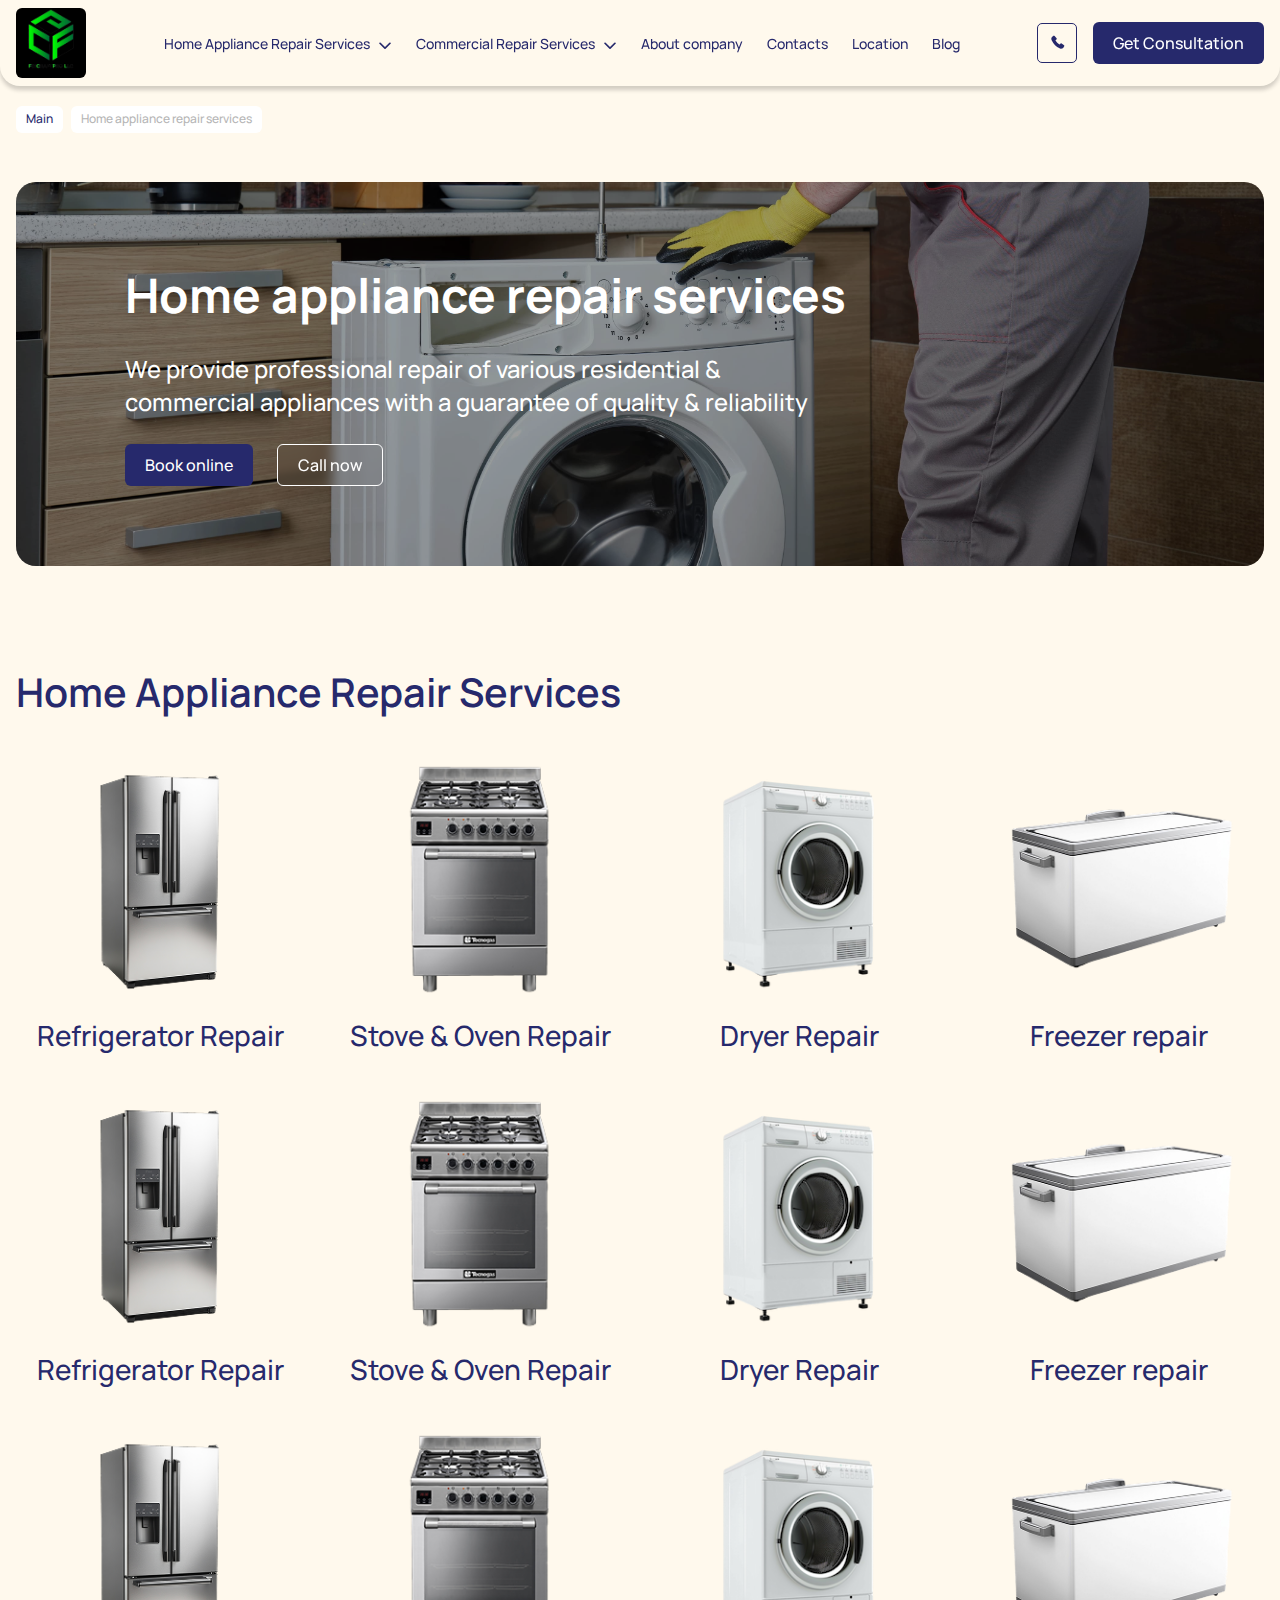
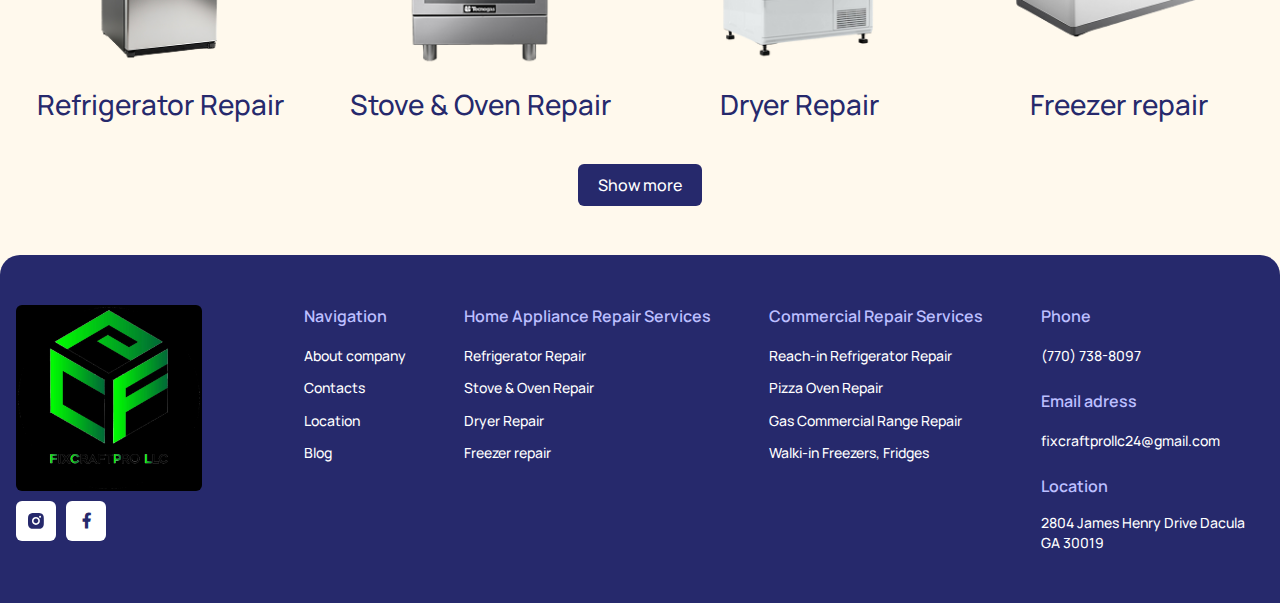
<file: services.html>
<!doctype html>
<html lang="en">
	<head>
		<meta charset="UTF-8">
		<meta name="viewport" content="width=device-width, initial-scale=1.0">
		<link rel="preload" href="./assets/fonts/Manrope-SemiBold.woff2" as="font" type="font/woff2" crossorigin="anonymous">
		<link rel="preload" href="./assets/fonts/Manrope-Medium.woff2" as="font" type="font/woff2" crossorigin="anonymous">
		<link rel="preload" href="./assets/fonts/Manrope-Bold.woff2" as="font" type="font/woff2" crossorigin="anonymous">
		<link rel="shortcut icon" href="./assets/img/favicon.ico">
		<title>Services Page</title>
		<script type="module" crossorigin="" src="./js/app.min.js?v=1762946953006"></script>
		<link rel="stylesheet" crossorigin="" href="./css/app.min.css?v=1762946953006">
	</head>
	<body>
		<div class="wrapper">
			<header data-fls-header="" class="header">
				<div class="header__container">
					<a href="" class="header__logo">
						<img src="./assets/img/logo.jpg" alt="logo">
					</a>
					<div class="header__menu menu">
						<nav class="menu__body">
							<ul class="menu__list">
								<li class="menu__item sub-in">
									<a href="#" class="menu__link --icon-arrow-top">Home Appliance Repair Services</a>
									<div class="sub-list">
										<button class="sub-list__btn --icon-arrow-prev">Back</button>
										<ul class="sub-list__items">
											<li class="sub-list__item">
												<a href="#" class="sub-list__link">Refrigerator Repair</a>
											</li>
											<li class="sub-list__item">
												<a href="#" class="sub-list__link">Dryer Repair</a>
											</li>
											<li class="sub-list__item">
												<a href="#" class="sub-list__link">Stove & Oven Repair</a>
											</li>
											<li class="sub-list__item">
												<a href="#" class="sub-list__link">Freezer repair</a>
											</li>
										</ul>
									</div>
								</li>
								<li class="menu__item sub-in">
									<a href="#" class="menu__link --icon-arrow-top">Commercial Repair Services</a>
									<div class="sub-list">
										<button class="sub-list__btn --icon-arrow-prev">Back</button>
										<ul class="sub-list__items">
											<li class="sub-list__item">
												<a href="#" class="sub-list__link">Reach-in Refrigerator Repair</a>
											</li>
											<li class="sub-list__item">
												<a href="#" class="sub-list__link">Gas Commercial Range Repair</a>
											</li>
											<li class="sub-list__item">
												<a href="#" class="sub-list__link">Pizza Oven Repair</a>
											</li>
											<li class="sub-list__item">
												<a href="#" class="sub-list__link">Walki-in Freezers, Fridges</a>
											</li>
										</ul>
									</div>
								</li>
								<li class="menu__item">
									<a href="#" class="menu__link">About company</a>
								</li>
								<li class="menu__item">
									<a href="#" class="menu__link">Contacts</a>
								</li>
								<li class="menu__item">
									<a href="#" class="menu__link">Location</a>
								</li>
								<li class="menu__item">
									<a href="#" class="menu__link">Blog</a>
								</li>
							</ul>
							<a class="menu__phone --icon-phone" href="tel:7707388097">(770) 738-8097</a>
						</nav>
					</div>
					<a class="header__btn btn" href="#main-form">Get Consultation</a>
					<button type="button" data-fls-menu="" class="header__icon icon-menu">
						<div class="icon-menu__body">
							<span></span>
						</div>
					</button>
				</div>
			</header>
			<main class="page page--services">
				<div class="breadcrumbs">
					<div class="breadcrumbs__container">
						<div class="breadcrumbs__nav">
							<a class="breadcrumbs__link breadcrumbs__link--main" href="/craftpro">Main</a>
							<div class="breadcrumbs__link breadcrumbs__link--last">Home appliance repair services</div>
						</div>
					</div>
				</div>
				<section class="section hero">
					<div class="hero__container">
						<div class="hero__wrap">
							<div class="hero__bg">
								<img src="./assets/img/hero-2.jpg" alt="hero">
							</div>
							<div class="hero__content">
								<h1 class="hero__title">Home appliance repair services</h1>
								<div class="hero__text">
									<p>
										We provide professional repair of various residential & commercial appliances with a
							guarantee of quality & reliability
									</p>
								</div>
								<div class="hero__actions">
									<a class="btn" href="#">Book online</a>
									<a class="btn-blur" href="tel:7707388097">Call now</a>
								</div>
							</div>
						</div>
					</div>
				</section>
				<section class="section catalog">
					<div class="catalog__container">
						<h2 class="catalog__title title">Home Appliance Repair Services</h2>
						<ul class="catalog__grid">
							<li class="catalog__item item-services">
								<a class="item-services__img" href="#">
									<img src="./assets/img/products/01.png" alt="product 1">
								</a>
								<a class="item-services__title" href="#">Refrigerator Repair</a>
							</li>
							<li class="catalog__item item-services">
								<a class="item-services__img" href="#">
									<img src="./assets/img/products/02.png" alt="product 2">
								</a>
								<a class="item-services__title" href="#">Stove & Oven Repair</a>
							</li>
							<li class="catalog__item item-services">
								<a class="item-services__img" href="#">
									<img src="./assets/img/products/03.png" alt="product 3">
								</a>
								<a class="item-services__title" href="#">Dryer Repair</a>
							</li>
							<li class="catalog__item item-services">
								<a class="item-services__img" href="#">
									<img src="./assets/img/products/04.png" alt="product 4">
								</a>
								<a class="item-services__title" href="#">Freezer repair</a>
							</li>
							<li class="catalog__item item-services">
								<a class="item-services__img" href="#">
									<img src="./assets/img/products/01.png" alt="product 1">
								</a>
								<a class="item-services__title" href="#">Refrigerator Repair</a>
							</li>
							<li class="catalog__item item-services">
								<a class="item-services__img" href="#">
									<img src="./assets/img/products/02.png" alt="product 2">
								</a>
								<a class="item-services__title" href="#">Stove & Oven Repair</a>
							</li>
							<li class="catalog__item item-services">
								<a class="item-services__img" href="#">
									<img src="./assets/img/products/03.png" alt="product 3">
								</a>
								<a class="item-services__title" href="#">Dryer Repair</a>
							</li>
							<li class="catalog__item item-services">
								<a class="item-services__img" href="#">
									<img src="./assets/img/products/04.png" alt="product 4">
								</a>
								<a class="item-services__title" href="#">Freezer repair</a>
							</li>
							<li class="catalog__item item-services">
								<a class="item-services__img" href="#">
									<img src="./assets/img/products/01.png" alt="product 1">
								</a>
								<a class="item-services__title" href="#">Refrigerator Repair</a>
							</li>
							<li class="catalog__item item-services">
								<a class="item-services__img" href="#">
									<img src="./assets/img/products/02.png" alt="product 2">
								</a>
								<a class="item-services__title" href="#">Stove & Oven Repair</a>
							</li>
							<li class="catalog__item item-services">
								<a class="item-services__img" href="#">
									<img src="./assets/img/products/03.png" alt="product 3">
								</a>
								<a class="item-services__title" href="#">Dryer Repair</a>
							</li>
							<li class="catalog__item item-services">
								<a class="item-services__img" href="#">
									<img src="./assets/img/products/04.png" alt="product 4">
								</a>
								<a class="item-services__title" href="#">Freezer repair</a>
							</li>
							<li class="catalog__item item-services">
								<a class="item-services__img" href="#">
									<img src="./assets/img/products/01.png" alt="product 1">
								</a>
								<a class="item-services__title" href="#">Refrigerator Repair</a>
							</li>
							<li class="catalog__item item-services">
								<a class="item-services__img" href="#">
									<img src="./assets/img/products/02.png" alt="product 2">
								</a>
								<a class="item-services__title" href="#">Stove & Oven Repair</a>
							</li>
							<li class="catalog__item item-services">
								<a class="item-services__img" href="#">
									<img src="./assets/img/products/03.png" alt="product 3">
								</a>
								<a class="item-services__title" href="#">Dryer Repair</a>
							</li>
							<li class="catalog__item item-services">
								<a class="item-services__img" href="#">
									<img src="./assets/img/products/04.png" alt="product 4">
								</a>
								<a class="item-services__title" href="#">Freezer repair</a>
							</li>
						</ul>
						<div class="catalog__bottom">
							<button class="btn js-btn-show-more" type="button">
								<div class="show">Show more</div>
								<div class="hide">Hide</div>
							</button>
						</div>
					</div>
				</section>
			</main>
			<footer data-fls-footer="" class="footer">
				<div class="footer__container">
					<div class="footer__row">
						<div class="footer__head">
							<a href="#" class="footer__logo">
								<img src="./assets/img/logo.jpg" alt="logo">
							</a>
							<div class="footer__social social">
								<ul class="social__list">
									<li class="social__item">
										<a href="#" class="social__link" aria-label="instagram">
											<svg width="16" height="16" viewbox="0 0 16 16" fill="none" xmlns="http://www.w3.org/2000/svg">
												<path d="M8.73095 0C9.62158 0.002375 10.0736 0.007125 10.4639 0.0182083L10.6175 0.02375C10.7948 0.0300833 10.9698 0.038 11.1812 0.0475C12.0235 0.0870833 12.5982 0.220083 13.1025 0.415625C13.625 0.616708 14.0652 0.889042 14.5054 1.32842C14.9081 1.72404 15.2196 2.20279 15.4182 2.73125C15.6137 3.23554 15.7467 3.81029 15.7863 4.65342C15.7958 4.864 15.8037 5.03896 15.81 5.21708L15.8148 5.37067C15.8267 5.76017 15.8314 6.21221 15.833 7.10283L15.8338 7.69342V8.7305C15.8357 9.30795 15.8296 9.88539 15.8156 10.4627L15.8108 10.6163C15.8045 10.7944 15.7966 10.9693 15.7871 11.1799C15.7475 12.023 15.6129 12.597 15.4182 13.1021C15.2196 13.6305 14.9081 14.1093 14.5054 14.5049C14.1097 14.9076 13.631 15.2191 13.1025 15.4177C12.5982 15.6133 12.0235 15.7463 11.1812 15.7858L10.6175 15.8096L10.4639 15.8143C10.0736 15.8254 9.62158 15.831 8.73095 15.8325L8.14037 15.8333H7.10407C6.52637 15.8354 5.94866 15.8293 5.37112 15.8151L5.21753 15.8104C5.0296 15.8033 4.84171 15.7951 4.65387 15.7858C3.81153 15.7463 3.23678 15.6133 2.7317 15.4177C2.20352 15.219 1.72505 14.9075 1.32966 14.5049C0.926657 14.1094 0.61487 13.6306 0.416075 13.1021C0.220534 12.5978 0.0875336 12.023 0.0479503 11.1799L0.0242003 10.6163L0.020242 10.4627C0.00564849 9.8854 -0.000949442 9.30795 0.000450298 8.7305V7.10283C-0.00174095 6.52539 0.00406522 5.94795 0.017867 5.37067L0.0234087 5.21708C0.029742 5.03896 0.0376586 4.864 0.0471586 4.65342C0.086742 3.81029 0.219742 3.23633 0.415284 2.73125C0.614542 2.20257 0.926877 1.7238 1.33045 1.32842C1.72561 0.925893 2.20381 0.614392 2.7317 0.415625C3.23678 0.220083 3.81074 0.0870833 4.65387 0.0475C4.86445 0.038 5.0402 0.0300833 5.21753 0.02375L5.37112 0.0189999C5.94839 0.00493423 6.52584 -0.0011358 7.10328 0.000791609L8.73095 0ZM7.91712 3.95833C6.8673 3.95833 5.86048 4.37537 5.11815 5.1177C4.37582 5.86003 3.95878 6.86685 3.95878 7.91667C3.95878 8.96648 4.37582 9.9733 5.11815 10.7156C5.86048 11.458 6.8673 11.875 7.91712 11.875C8.96693 11.875 9.97375 11.458 10.7161 10.7156C11.4584 9.9733 11.8755 8.96648 11.8755 7.91667C11.8755 6.86685 11.4584 5.86003 10.7161 5.1177C9.97375 4.37537 8.96693 3.95833 7.91712 3.95833ZM7.91712 5.54167C8.22901 5.54162 8.53785 5.60299 8.82602 5.7223C9.11419 5.84161 9.37604 6.01651 9.59661 6.23701C9.81719 6.45751 9.99217 6.7193 10.1116 7.00743C10.231 7.29556 10.2925 7.60438 10.2925 7.91627C10.2926 8.22816 10.2312 8.53701 10.1119 8.82517C9.99257 9.11334 9.81767 9.37519 9.59717 9.59577C9.37667 9.81634 9.11488 9.99133 8.82675 10.1107C8.53862 10.2301 8.2298 10.2916 7.91791 10.2917C7.28802 10.2917 6.68393 10.0414 6.23853 9.59605C5.79313 9.15065 5.54291 8.54656 5.54291 7.91667C5.54291 7.28678 5.79313 6.68269 6.23853 6.23729C6.68393 5.79189 7.28802 5.54167 7.91791 5.54167M12.0742 2.77083C11.8117 2.77083 11.56 2.87509 11.3744 3.06068C11.1888 3.24626 11.0846 3.49796 11.0846 3.76042C11.0846 4.02287 11.1888 4.27457 11.3744 4.46016C11.56 4.64574 11.8117 4.75 12.0742 4.75C12.3366 4.75 12.5883 4.64574 12.7739 4.46016C12.9595 4.27457 13.0637 4.02287 13.0637 3.76042C13.0637 3.49796 12.9595 3.24626 12.7739 3.06068C12.5883 2.87509 12.3366 2.77083 12.0742 2.77083Z" fill="#26296C"></path>
											</svg>
										</a>
									</li>
									<li class="social__item">
										<a href="#" class="social__link --icon-facebook" aria-label="facebook"></a>
									</li>
								</ul>
							</div>
						</div>
						<div class="footer__content">
							<nav class="footer__nav">
								<h3 class="footer__heading">Navigation</h3>
								<ul class="footer__list">
									<li class="footer__item">
										<a href="#" class="footer__link">About company</a>
									</li>
									<li class="footer__item">
										<a href="#" class="footer__link">Contacts</a>
									</li>
									<li class="footer__item">
										<a href="#" class="footer__link">Location</a>
									</li>
									<li class="footer__item">
										<a href="#" class="footer__link">Blog</a>
									</li>
								</ul>
							</nav>
							<nav class="footer__nav">
								<h3 class="footer__heading">Home Appliance Repair Services</h3>
								<ul class="footer__list">
									<li class="footer__item">
										<a href="#" class="footer__link">Refrigerator Repair</a>
									</li>
									<li class="footer__item">
										<a href="#" class="footer__link">Stove & Oven Repair</a>
									</li>
									<li class="footer__item">
										<a href="#" class="footer__link">Dryer Repair</a>
									</li>
									<li class="footer__item">
										<a href="#" class="footer__link">Freezer repair</a>
									</li>
								</ul>
							</nav>
							<nav class="footer__nav">
								<h3 class="footer__heading">Commercial Repair Services</h3>
								<ul class="footer__list">
									<li class="footer__item">
										<a href="#" class="footer__link">Reach-in Refrigerator Repair</a>
									</li>
									<li class="footer__item">
										<a href="#" class="footer__link">Pizza Oven Repair</a>
									</li>
									<li class="footer__item">
										<a href="#" class="footer__link">Gas Commercial Range Repair</a>
									</li>
									<li class="footer__item">
										<a href="#" class="footer__link">Walki-in Freezers, Fridges</a>
									</li>
								</ul>
							</nav>
							<div class="footer__contacts">
								<div class="footer__contacts-item">
									<h3 class="footer__heading">Phone</h3>
									<a class="footer__contacts-link" href="tel:7707388097">(770) 738-8097</a>
								</div>
								<div class="footer__contacts-item">
									<h3 class="footer__heading">Email adress</h3>
									<a class="footer__contacts-link" href="mailto:fixcraftprollc24@gmail.com">fixcraftprollc24@gmail.com</a>
								</div>
								<div class="footer__contacts-item">
									<h3 class="footer__heading">Location</h3>
									<div class="footer__contacts-text">2804 James Henry Drive Dacula GA 30019</div>
								</div>
							</div>
						</div>
					</div>
				</div>
			</footer>
		</div>
	</body>
</html>
</file>
<file: css/app.min.css>
@font-face {font-family: Manrope;font-display: swap;src: url("../assets/fonts/Manrope-SemiBold.woff2") format("woff2");font-weight: 600;font-style: normal;}
@font-face {font-family: Manrope;font-display: swap;src: url("../assets/fonts/Manrope-Medium.woff2") format("woff2");font-weight: 500;font-style: normal;}
@font-face {font-family: Manrope;font-display: swap;src: url("../assets/fonts/Manrope-Bold.woff2") format("woff2");font-weight: 700;font-style: normal;}
@font-face { 
	font-family: "iconfont"; 
	font-display: swap;
	src: url("../assets/fonts/iconfont.woff2?0b5459b6c82729b6cb84b1098f53e6e9") format("woff2"); 
} 
[class*="--icon-"]::before{
	font-family: iconfont; 
}
	[class*="--icon-time"]::before { 
		content: "\f101"; 
	} 
	[class*="--icon-star"]::before { 
		content: "\f102"; 
	} 
	[class*="--icon-phone"]::before { 
		content: "\f103"; 
	} 
	[class*="--icon-instagram"]::before { 
		content: "\f104"; 
	} 
	[class*="--icon-facebook"]::before { 
		content: "\f105"; 
	} 
	[class*="--icon-email"]::before { 
		content: "\f106"; 
	} 
	[class*="--icon-done"]::before { 
		content: "\f107"; 
	} 
	[class*="--icon-close"]::before { 
		content: "\f108"; 
	} 
	[class*="--icon-burger"]::before { 
		content: "\f109"; 
	} 
	[class*="--icon-arrow-up"]::before { 
		content: "\f10a"; 
	} 
	[class*="--icon-arrow-top"]::before { 
		content: "\f10b"; 
	} 
	[class*="--icon-arrow-prev"]::before { 
		content: "\f10c"; 
	} 
	[class*="--icon-arrow-next"]::before { 
		content: "\f10d"; 
	} 
* {
	padding: 0rem;
	margin: 0rem;
	border: 0rem;
}

*,
*::before,
*::after {
	box-sizing: border-box;
}

*::before,
*::after {
	display: inline-block;
}

html,
body {
	height: 100%;
}

body {
	scrollbar-gutter: stable;
	-ms-text-size-adjust: 100%;
	-moz-text-size-adjust: 100%;
	-webkit-text-size-adjust: 100%;
	-webkit-font-smoothing: antialiased;
	-moz-osx-font-smoothing: grayscale;
}

input,
button,
textarea {
	font-family: inherit;
	font-size: inherit;
	line-height: inherit;
	color: inherit;
	background-color: transparent;
}

input,
textarea {
	width: 100%;
}

label {
	display: inline-block;
}

button,
select,
option {
	cursor: pointer;
}

a {
	display: inline-block;
	color: inherit;
	text-decoration: none;
}

ul li {
	list-style: none;
}

img {
	max-width: 100%;
	height: auto;
	vertical-align: middle;
}

h1,
h2,
h3,
h4,
h5,
h6 {
	font-weight: inherit;
	font-size: inherit;
}/* Generated by vite-plugin-svg-spritemap */
:root {
  --accent: #26296c;
  --text: #5f5f5f;
  --yellow: #ffc108;
  --purple: #bcbfff;
  --blue: #176bef;
  --red: #ff3e30;
  --white: #ffffff;
  --yellow2: #f7b529;
  --grey: #cdc7bb;
  --green: #179c52;
  --bg: #fff9ed;
  --hover: #3dbdec;
  --z-index-main: 20;
  --z-index-sec: 10;
}
html {
  scroll-behavior: smooth;
  background: #fff9ed;
}
html [data-fls-scrolllock] {
  overflow: hidden;
}

body {
  min-width: 20rem;
  color: #26296c;
  font-family: "Manrope", sans-serif;
  font-size: 1rem;
  font-weight: 500;
  line-height: 1.4;
}
[data-fls-scrolllock] body {
  overflow: hidden;
  touch-action: none;
  overscroll-behavior: none;
}
.wrapper {
  min-height: 100%;
  display: flex;
  flex-direction: column;
  overflow: clip;
}
.wrapper > main {
  flex: 1 1 auto;
}
.wrapper > * {
  min-width: 0;
}

[class*=__container] {
  max-width: 82rem;
  margin: 0 auto;
  width: 100%;
  padding-left: 1rem;
  padding-right: 1rem;
}

input[type=text],
input[type=email],
input[type=tel],
input[type=number],
textarea {
  -webkit-appearance: none;
  -moz-appearance: none;
  appearance: none;
}

/* Chrome, Safari, Edge */
input[type=number]::-webkit-inner-spin-button,
input[type=number]::-webkit-outer-spin-button {
  -webkit-appearance: none;
  margin: 0;
}

/* Firefox */
input[type=number] {
  -moz-appearance: textfield;
}

.btn {
  padding: 0.5rem 1.25rem;
  display: inline-flex;
  align-items: center;
  justify-content: center;
  gap: 0.625rem;
  width: fit-content;
  text-align: center;
  min-height: 2.625rem;
  height: fit-content;
  border-radius: 0.375rem;
  font-size: 1rem;
  font-weight: 500;
  line-height: 1;
  color: var(--white);
  background: var(--accent);
  transition: all 0.3s;
}
.btn.btn--white_mod {
  background: var(--white);
  color: var(--accent);
}

.btn-blur {
  padding: 0.5rem 1.25rem;
  display: inline-flex;
  align-items: center;
  justify-content: center;
  gap: 0.625rem;
  width: fit-content;
  text-align: center;
  min-height: 2.625rem;
  height: fit-content;
  border-radius: 0.375rem;
  font-size: 1rem;
  font-weight: 500;
  line-height: 1;
  transition: all 0.3s;
  backdrop-filter: blur(0.375rem);
  background: transparent;
  color: var(--white);
  border: 0.0625rem solid var(--white);
}

.d-none {
  display: none !important;
}

.swiper-nav {
  position: absolute;
  z-index: 10;
  top: 0;
  right: 1rem;
  flex-shrink: 0;
  display: flex;
  align-items: center;
  justify-content: center;
  gap: 1rem;
}
.swiper-nav:has(.swiper-button-lock) {
  display: none;
}

.swiper-button-prev,
.swiper-button-next {
  position: relative;
  width: 2.4375rem;
  height: 2.4375rem;
  flex-shrink: 0;
  display: flex;
  align-items: center;
  justify-content: center;
  font-size: 0.8125rem;
  border-radius: 0.3125rem;
  color: var(--white);
  background: var(--accent);
  transition: all 0.3s;
  cursor: pointer;
}
.swiper-button-prev svg,
.swiper-button-next svg {
  display: none;
}
.swiper-button-prev::before,
.swiper-button-next::before {
  position: absolute;
  top: 50%;
  left: 50%;
  transform: translate(-50%, -50%);
  transition: color 0.3s;
}
.title {
  font-weight: 600;
  line-height: 1.4;
}

.text-formatted {
  font-size: 1rem;
  font-weight: 500;
  line-height: 1.4;
  color: var(--accent);
}
.text-formatted p:not(:last-child) {
  margin-bottom: 0.625rem;
}
.text-formatted h1,
.text-formatted h2,
.text-formatted h3,
.text-formatted h4,
.text-formatted h5 {
  font-weight: 500;
  line-height: 1;
}
.text-formatted h1:not(:last-child),
.text-formatted h2:not(:last-child),
.text-formatted h3:not(:last-child),
.text-formatted h4:not(:last-child),
.text-formatted h5:not(:last-child) {
  margin-bottom: 1.5rem;
}
.text-formatted ul,
.text-formatted ol {
  list-style: none;
  padding: 0;
  margin: 0;
}
.text-formatted ul:not(:last-child),
.text-formatted ol:not(:last-child) {
  margin-bottom: 1.25rem;
}
.text-formatted li:not(:last-child) {
  margin-bottom: 1rem;
}
.text-formatted ul li {
  position: relative;
  padding-left: 0.875rem;
}
.text-formatted ul li::before {
  content: "";
  position: absolute;
  left: 0;
  top: 0.5625rem;
  width: 0.375rem;
  height: 0.375rem;
  border-radius: 50%;
  background: var(--accent);
}
.text-formatted ol {
  counter-reset: number;
}
.text-formatted ol li {
  position: relative;
  counter-increment: number;
  padding-left: 1.25rem;
}
.text-formatted ol li::before {
  content: counter(number) ".";
  position: absolute;
  top: 0;
  left: 0;
  font-weight: 700;
  color: var(--accent);
}
.text-formatted a {
  color: var(--accent);
  text-decoration: underline;
  transition: color 0.3s;
}
.text-formatted img {
  max-width: 100%;
  height: auto;
  display: block;
  border-radius: 1.5rem;
}
.text-formatted img:not(:last-child) {
  margin-bottom: 2.5rem;
}

.breadcrumbs {
  --gap: 0.5rem;
  position: relative;
  z-index: 10;
  overflow: hidden;
  padding-top: 1.25rem;
}
.breadcrumbs__nav {
  display: flex;
  align-items: center;
  gap: var(--gap);
  overflow-y: auto;
  -ms-overflow-style: none; /* IE and Edge */
  scrollbar-width: none; /* Firefox */
}
.breadcrumbs__nav::-webkit-scrollbar {
  display: none;
}
.breadcrumbs__link {
  flex-shrink: 0;
  padding: 0.3125rem 0.625rem;
  display: inline-flex;
  align-items: center;
  color: var(--accent);
  font-size: 0.75rem;
  transition: color 0.3s, background 0.3s;
  border-radius: 0.375rem;
  background: var(--white);
  cursor: pointer;
}
.breadcrumbs__link--last {
  color: #b5b5b5;
  cursor: default;
  pointer-events: none;
  text-decoration: none;
}

.pagination:not(:first-child) {
  margin-top: 2.5rem;
}
.pagination ul {
  display: flex;
  align-items: center;
  justify-content: center;
  gap: 0.75rem;
}
.pagination li {
  width: 2rem;
  height: 2rem;
  flex-shrink: 0;
  display: flex;
  align-items: center;
  justify-content: center;
  color: var(--accent);
  font-size: 0.875rem;
}
.pagination li.active a {
  background: var(--hover);
  color: var(--white);
}
.pagination li.prev a, .pagination li.next a {
  background: var(--accent);
  color: var(--white);
  line-height: 1;
}
.pagination a {
  display: flex;
  align-items: center;
  justify-content: center;
  width: 2rem;
  height: 2rem;
  border-radius: 6.25rem;
  background: transparent;
  color: var(--accent);
  font-size: 0.875rem;
  transition: all 0.3s;
}

.custom-checkbox {
  position: relative;
  display: flex;
  gap: 1rem;
  transition: color 0.3s;
}
.custom-checkbox:has(input[type=checkbox]:checked) .checkmark {
  background: var(--accent);
  border-color: var(--accent);
}
.custom-checkbox:has(input[type=checkbox]:checked) .checkmark::before {
  transform: translate(-50%, -50%) scale(1);
  opacity: 1;
}
.custom-checkbox .checkmark {
  position: relative;
  flex-shrink: 0;
  width: 1.25rem;
  height: 1.25rem;
  flex-shrink: 0;
  border: 0.0625rem solid #cdcdcd;
  border-radius: 0.125rem;
  transition: all 0.3s;
}
.custom-checkbox .checkmark::before {
  content: "";
  position: absolute;
  z-index: 1;
  top: 50%;
  left: 50%;
  width: 1rem;
  height: 0.75rem;
  transform: translate(-50%, -50%) scale(0.8);
  opacity: 0;
  transition: transform 0.3s, opacity 0.3s;
  background: url('data:image/svg+xml,<svg width="16" height="12" viewBox="0 0 16 12" fill="none" xmlns="http://www.w3.org/2000/svg"><path d="M15.6282 0.371659C15.1332 -0.124043 14.3293 -0.12373 13.8336 0.371659L5.75659 8.44899L2.1667 4.85913C1.671 4.36343 0.867479 4.36343 0.371777 4.85913C-0.123926 5.35484 -0.123926 6.15836 0.371777 6.65406L4.85894 11.1412C5.10663 11.3889 5.43143 11.5131 5.75625 11.5131C6.08107 11.5131 6.40617 11.3892 6.65387 11.1412L15.6282 2.16656C16.1239 1.6712 16.1239 0.86733 15.6282 0.371659Z" fill="white"/></svg>') center no-repeat;
}
.custom-checkbox input {
  width: 0;
  height: 0;
  opacity: 0;
  position: absolute;
}

.bg-white {
  background: var(--white);
  border-radius: 1.25rem;
}
.services__container {
  position: relative;
}
.services__wrap {
  position: relative;
}
.services__list {
  display: grid;
  grid-template-columns: repeat(4, 1fr);
}

.item-services {
  width: 100%;
  display: flex;
  flex-direction: column;
  align-items: center;
  row-gap: 1rem;
}
.item-services__img {
  width: 100%;
  display: flex;
  align-items: center;
  justify-content: center;
  border-radius: 1.25rem;
  overflow: hidden;
  border: 0.125rem solid transparent;
  transition: border 0.3s;
}
.item-services__img img {
  width: 100%;
  aspect-ratio: 298/246;
  border-radius: 1.25rem;
  object-fit: contain;
}
.item-services__title {
  transition: color 0.3s;
  text-align: center;
}

.advantages__row {
  display: flex;
  align-items: center;
}
.advantages__title {
  flex-shrink: 0;
}
.advantages__title:not(:last-child) {
  margin-bottom: 0;
}
.advantages__list {
  display: grid;
  grid-template-columns: repeat(3, 1fr);
}
.advantages__list {
  flex: 1 1 auto;
}
.item-advantage {
  display: flex;
  flex-direction: column;
  align-items: center;
  gap: 0.5rem;
  border-radius: 1.25rem;
  padding: 1.25rem;
  text-align: center;
  background: var(--white);
}
.item-advantage__number {
  font-weight: 600;
  font-size: 3rem;
}
.map__title {
  text-align: center;
}
.map__img {
  display: flex;
  align-items: center;
  justify-content: center;
  width: 100%;
}
.map__img img,
.map__img iframe {
  display: block;
  width: 100%;
  aspect-ratio: 1280/452;
  object-fit: cover;
  border-radius: 1.25rem;
}

.faq__row {
  display: flex;
}
.faq__title {
  flex-shrink: 0;
}
.faq__title:not(:last-child) {
  margin-bottom: 0;
}
.faq .spollers {
  flex: 1 1 auto;
}

.reviews {
  overflow: hidden;
  --bg-block: #fff;
}
.reviews.bg-white {
  --bg-block: #fff9ed;
}
.reviews__container {
  position: relative;
}
.reviews__title {
  position: relative;
  z-index: 5;
  padding-right: 6.25rem;
}
.reviews__row {
  display: flex;
}
.reviews .reviews__slider {
  overflow: visible;
  width: 100%;
}
.google-reviews {
  position: relative;
  z-index: 1;
  width: 18.625rem;
  flex-shrink: 0;
  height: fit-content;
  display: flex;
  flex-direction: column;
  row-gap: 2rem;
  align-items: center;
  padding: 1.75rem 1.5rem;
  border-radius: 0.9375rem;
  text-align: center;
  background: var(--bg-block);
}
.google-reviews__logo {
  display: flex;
  width: 12.0625rem;
}
.google-reviews__logo img {
  width: 100%;
  aspect-ratio: 193/64;
  object-fit: contain;
}
.google-reviews__title {
  font-size: 1.4375rem;
}
.google-reviews__title:not(:last-child) {
  margin-bottom: 0.625rem;
}
.google-reviews__reting {
  display: flex;
  align-items: center;
  gap: 0.5rem;
}
.google-reviews__number {
  font-size: 2.0625rem;
  font-weight: 700;
}
.google-reviews__stars {
  display: flex;
  align-items: center;
}
.google-reviews .btn {
  width: 100%;
}

.star {
  display: flex;
  align-items: center;
  justify-content: center;
  flex-shrink: 0;
  font-size: 1.5rem;
  color: var(--yellow);
  line-height: 1;
}
.star.disabled {
  color: var(--grey);
}

.review {
  width: 27.0625rem;
  padding: 1.25rem 0.9375rem;
  display: flex;
  flex-direction: column;
  background: var(--bg-block);
  border-radius: 0.9375rem;
}
.review__name:not(:last-child) {
  margin-bottom: 0.375rem;
}
.review__reting {
  display: flex;
  align-items: center;
  gap: 0.5rem;
}
.review__reting:not(:last-child) {
  margin-bottom: 1.25rem;
}
.review__number {
  font-size: 1rem;
  font-weight: 700;
}
.review__stars {
  display: flex;
  align-items: center;
}
.review__stars .star {
  width: 1rem;
  height: 1rem;
  font-size: 1rem;
}
.review__more {
  margin-top: 1rem;
  transition: color 0.3s;
}
.review__date {
  padding-top: 1rem;
  margin-top: 1rem;
  border-top: 0.0625rem solid var(--grey);
  font-size: 0.875rem;
  color: var(--grey);
}

.brands {
  overflow: hidden;
  --bg-block: #fff;
}
.brands.bg-white {
  --bg-block: #fff9ed;
}
.brands__row {
  display: flex;
  align-items: center;
}
.brands__title {
  flex-shrink: 0;
}
.brands__title:not(:last-child) {
  margin-bottom: 0;
}
.brands__items {
  position: relative;
  overflow: hidden;
  display: flex;
  flex-direction: column;
  row-gap: 1.875rem;
  width: 65%;
}
.brands__img {
  display: flex;
  align-items: center;
  justify-content: center;
  border-radius: 1.25rem;
  padding: 0.375rem;
  height: 6.5625rem;
  background: var(--bg-block);
}
.brands__img img {
  width: auto;
  height: 100%;
  border-radius: 1.25rem;
}

.form {
  background: var(--white);
  border-radius: 1.25rem;
}
.form__wrap {
  position: relative;
  padding: 2.5rem 6.75rem;
}
.form__bg {
  display: flex;
  border-radius: 1.25rem;
  overflow: hidden;
}
.form__bg img {
  width: 100%;
  height: 100%;
  object-fit: cover;
}
.form__body {
  position: relative;
  z-index: 1;
  width: 100%;
  max-width: 32.25rem;
}
.form form {
  padding: 2.5rem;
  background: var(--bg);
  border-radius: 1.25rem;
}
.form form .btn {
  width: 100%;
  margin-top: 0.625rem;
}

.form-group:not(:last-child) {
  margin-bottom: 1rem;
}
.form-group label {
  display: inline-flex;
  margin-bottom: 0.5rem;
}
.form-group input {
  display: flex;
  align-items: center;
  padding: 0.625rem 1rem;
  height: 2.5rem;
  border-radius: 0.375rem;
  background: var(--white);
  color: var(--accent);
  transition: all 0.3s;
  border: none;
}
.form-group input::placeholder {
  color: var(--text);
}
.form-group input:focus {
  outline: none;
  box-shadow: inset 0 0 0 0.0625rem var(--accent);
}/* Generated by vite-plugin-svg-spritemap */
.menu {
  flex: 1 1 auto;
}
.menu__body {
  display: flex;
  align-items: center;
  gap: 1rem;
}
.menu__list {
  flex: 1 1 auto;
  display: flex;
  flex-wrap: wrap;
  gap: 0.25rem 1.5rem;
}
.menu__link {
  position: relative;
  z-index: 10;
  display: inline-flex;
  align-items: center;
  gap: 0.5rem;
  font-size: 0.875rem;
  transition: color 0.3s;
}
.menu__link::before {
  order: 2;
  transform: rotate(180deg);
  transition: transform 0.3s;
}
.menu__phone {
  position: relative;
  z-index: 10;
  display: flex;
  align-items: center;
  justify-content: center;
  width: 2.5rem;
  height: 2.5rem;
  flex-shrink: 0;
  border-radius: 0.3125rem;
  border: 0.0625rem solid var(--accent);
  font-size: 0;
  color: var(--accent);
  transition: all 0.3s;
}
.menu__phone::before {
  font-size: 1.1875rem;
}

.sub-list {
  position: absolute;
  z-index: -1;
  top: 100%;
  left: 0;
  width: 100%;
  height: auto;
  opacity: 0;
  pointer-events: none;
  transition: all 0.3s ease-in-out;
}
.sub-list__items {
  position: relative;
  z-index: 1;
  width: 100%;
  padding: 1.5rem 1rem 1.25rem;
}
.sub-list__link {
  display: inline-flex;
  align-items: center;
  gap: 0.5rem;
  font-size: 0.875rem;
  transition: color 0.3s;
}
.sub-list__btn {
  display: inline-flex;
  align-items: center;
  justify-content: center;
  padding: 0.625rem 1rem;
  min-height: 2.625rem;
  gap: 0.375rem;
  border-radius: 0.375rem;
  background: var(--accent);
  color: var(--white);
}
.sub-list__btn:not(:last-child) {
  margin-bottom: 0.625rem;
}

.icon-menu {
  display: none;
}/* Generated by vite-plugin-svg-spritemap */
.header {
  position: sticky;
  z-index: 100;
  top: 0;
  transition: all 0.3s;
  background: var(--bg);
  box-shadow: 0rem 0.25rem 0.25rem 0rem rgba(0, 0, 0, 0.18);
  border-radius: 0 0 1.25rem 1.25rem;
}
.header__container {
  position: relative;
  z-index: 1;
  display: flex;
  align-items: center;
  gap: 1rem;
  padding-top: 0.5rem;
  padding-bottom: 0.5rem;
}
.header__logo {
  position: relative;
  z-index: var(--z-index-main);
  flex-shrink: 0;
  display: flex;
  max-width: 4.375rem;
  margin-right: auto;
}
.header__logo img {
  width: 100%;
  height: auto;
  border-radius: 0.375rem;
}
.header__btn {
  flex-shrink: 0;
}/* Generated by vite-plugin-svg-spritemap */
.footer {
  padding: 3.125rem 0;
  background: var(--accent);
  border-radius: 1.25rem 1.25rem 0 0;
}
.footer__row {
  display: flex;
  gap: 1rem;
}
.footer__head {
  margin-right: auto;
}
.footer__logo {
  flex-shrink: 0;
  max-width: 11.625rem;
}
.footer__logo img {
  max-width: 100%;
  height: auto;
  border-radius: 0.375rem;
}
.footer__logo:not(:last-child) {
  margin-bottom: 0.625rem;
}
.footer__content {
  display: flex;
  width: fit-content;
}
.footer__content {
  margin-left: auto;
}
.footer__heading {
  color: var(--purple);
  font-weight: 600;
}
.footer__heading:not(:last-child) {
  margin-bottom: 1rem;
}
.footer__list {
  display: flex;
  flex-direction: column;
  row-gap: 0.625rem;
}
.footer__link {
  font-size: 0.875rem;
  color: var(--white);
  transition: color 0.3s;
}
.footer__contacts {
  max-width: 13.9375rem;
  flex-shrink: 0;
}
.footer__contacts-item:not(:last-child) {
  margin-bottom: 1.5rem;
}
.footer__contacts-link {
  font-size: 0.875rem;
  color: var(--white);
  transition: color 0.3s;
}
.footer__contacts-text {
  font-size: 0.875rem;
  color: var(--white);
}
.footer .social__list {
  display: flex;
  flex-wrap: wrap;
  gap: 0.625rem;
}
.footer .social__item {
  flex-shrink: 0;
}
.footer .social__link {
  display: flex;
  align-items: center;
  justify-content: center;
  width: 2.5rem;
  height: 2.5rem;
  border-radius: 0.375rem;
  background: var(--white);
  color: var(--accent);
  font-size: 1.1875rem;
  transition: all 0.3s;
}
.footer .social__link svg {
  width: 1rem;
  height: 1rem;
  object-fit: contain;
}
.footer .social__link svg path {
  fill: var(--accent);
  transition: fill 0.3s;
}/* Generated by vite-plugin-svg-spritemap *//* Generated by vite-plugin-svg-spritemap */
.catalog__grid {
  display: grid;
  grid-template-columns: repeat(4, 1fr);
  gap: 2.5rem 1.875rem;
}
.catalog__grid:not(:last-child) {
  margin-bottom: 2.5rem;
}
.catalog__bottom {
  display: flex;
  align-items: center;
  justify-content: center;
}
.catalog .btn .hide {
  display: none;
}
.catalog .btn.active .show {
  display: none;
}
.catalog .btn.active .hide {
  display: block;
}/* Generated by vite-plugin-svg-spritemap */
.hero {
  padding-top: 1.25rem;
  padding-bottom: 1.25rem;
  color: var(--white);
}
.hero__container:has(.hero__form) {
  display: flex;
  gap: 1.875rem;
}
.hero__container:has(.hero__form) .hero__wrap {
  width: 100%;
  padding: 5rem 3.125rem;
}
.hero__wrap {
  position: relative;
  padding: 5rem 2.5rem 5rem 6.8125rem;
  min-height: 21.25rem;
}
.hero__bg {
  position: absolute;
  inset: 0;
  border-radius: 1.25rem;
  overflow: hidden;
}
.hero__bg::before {
  content: "";
  position: absolute;
  inset: 0;
  background: rgba(0, 0, 0, 0.388);
}
.hero__bg img {
  width: 100%;
  height: 100%;
  object-fit: cover;
}
.hero__content {
  position: relative;
  z-index: 2;
}
.hero__title {
  text-wrap: balance;
  font-weight: 700;
}
.hero__title:not(:last-child) {
  margin-bottom: 1.5rem;
}
.hero__text {
  max-width: 45rem;
}
.hero__text p:not(:last-child) {
  margin-bottom: 1rem;
}
.hero__text:not(:last-child) {
  margin-bottom: 1.5rem;
}
.hero__actions {
  display: flex;
  flex-wrap: wrap;
  gap: 0.5rem 1.5rem;
}
.hero__actions a {
  flex-shrink: 0;
}
.hero__form {
  width: 40%;
  flex-shrink: 0;
}
.hero__form form {
  background: var(--white);
  color: var(--accent);
}
.hero__form form .form__title {
  text-align: center;
}
.hero__form .form-group input {
  box-shadow: 0 0 0 0.0625rem #cdcdcd;
}

.google {
  width: fit-content;
  display: flex;
  align-items: center;
  gap: 1rem;
  border-radius: 0.375rem;
  padding: 0.625rem 1.5625rem;
  background: var(--white);
  color: var(--accent);
}
.google__logo {
  width: 4rem;
  height: 4rem;
}
.google__logo img {
  width: 100%;
  height: 100%;
  object-fit: scale-down;
}
.google__rating {
  display: flex;
  align-items: center;
  gap: 0.5rem;
}
.google__value {
  font-weight: 700;
}
.google__stars {
  display: flex;
  align-items: center;
}/* Generated by vite-plugin-svg-spritemap */
.select {
  min-width: 0;
  position: relative;
}
.select__body {
  position: relative;
}
.select__title {
  color: inherit;
  text-align: left;
  cursor: pointer;
  width: 100%;
  font-size: 1rem;
  font-weight: 500;
  line-height: 1.5;
  color: var(--text);
  background: var(--white);
  border-radius: 0.375rem;
}
.--select-open .select__title {
  box-shadow: inset 0 0 0 0.0625rem var(--hover);
}
.select__value {
  display: flex;
  min-width: 0;
  align-items: center;
  height: 2.5rem;
}
.select__value > * {
  flex: 1 1 auto;
}
.select__value:after {
  content: "";
  flex: 0 0 0.875rem;
  height: 0.5rem;
  margin-right: 1rem;
  transition: all 0.3s ease 0s;
  display: flex;
  justify-content: center;
  align-items: center;
  background: url('data:image/svg+xml,<svg width="14" height="8" viewBox="0 0 14 8" fill="none" xmlns="http://www.w3.org/2000/svg"><path d="M13.0087 0.292952C12.8212 0.105481 12.5669 0.000165398 12.3017 0.000165375C12.0366 0.000165352 11.7823 0.105481 11.5947 0.292952L6.64473 5.24295L1.69473 0.292951C1.50613 0.110793 1.25352 0.0099987 0.991326 0.012277C0.72913 0.0145553 0.478316 0.119724 0.292908 0.305132C0.107501 0.49054 0.00233234 0.741353 5.39874e-05 1.00355C-0.00222436 1.26575 0.0985695 1.51835 0.280728 1.70695L5.93773 7.36395C6.12526 7.55142 6.37956 7.65674 6.64473 7.65674C6.90989 7.65674 7.1642 7.55142 7.35173 7.36395L13.0087 1.70695C13.1962 1.51942 13.3015 1.26512 13.3015 0.999952C13.3015 0.734787 13.1962 0.48048 13.0087 0.292952Z" fill="%2326296C"/></svg>') center no-repeat;
  transform: rotate(0deg);
}
.--select-open .select__value:after {
  transform: rotate(180deg);
}
.select__value.--select-pseudo-label::before {
  content: attr(data-pseudo-label);
  opacity: 0.5;
}
.select__content {
  flex: 1 1 auto;
  padding: 0 0.625rem 0 1rem;
  overflow: hidden;
  text-overflow: ellipsis;
  white-space: nowrap;
}
.select__text {
  flex: 1 1 auto;
  overflow: hidden;
  text-overflow: ellipsis;
  white-space: nowrap;
}
.select__input {
  padding: 0 0.625rem;
  width: 100%;
  background-color: transparent;
  height: 100%;
}
.--select-active .select__input::placeholder {
  color: #000;
}
.--select-focus .select__input::placeholder {
  opacity: 0.5;
}
.select__options {
  color: var(--grey);
  position: absolute;
  top: calc(100% + 0.375rem);
  border-radius: 0;
  min-width: 100%;
  left: 0;
  background-color: var(--white);
  transition: all 0.3s;
  border-radius: 0.375rem;
  overflow: hidden;
}
.select__scroll {
  overflow-y: auto;
  overflow-x: hidden;
  max-height: 13.75rem;
}
.select__option {
  width: 100%;
  text-align: left;
  cursor: pointer;
  padding: 0.5625rem 1rem;
  color: inherit;
  color: var(--accent);
}
.select__option.--select-selected {
  background-color: var(--hover);
  color: var(--white);
}
.select__row {
  display: inline-flex;
  align-items: center;
}
.select--show-top .select__options {
  top: auto;
  bottom: calc(100% - 0.0625rem);
  border: 0.0625rem solid #d9d9d9;
  border-bottom: 0;
  border-radius: 0.25rem 0.25rem 0 0;
  padding: 0.3125rem 0rem 0.625rem 0rem;
}
.--select-tag {
  cursor: pointer;
}/* Generated by vite-plugin-svg-spritemap */
.spollers {
  display: flex;
  flex-direction: column;
  gap: 1.5rem;
}

.spollers__item {
  font-size: 1.75rem;
  border-bottom: 0.0625rem solid var(--accent);
}

.spollers__title {
  position: relative;
  display: flex;
  align-items: center;
  gap: 1.5rem;
  text-align: left;
  list-style: none;
  cursor: default;
  padding-bottom: 1.5rem;
  transition: color 0.3s;
  cursor: pointer;
}
.spollers__title::marker, .spollers__title::-webkit-details-marker {
  display: none;
}
.spollers__title.--spoller-active .spollers__icon {
  background: var(--hover);
}
.spollers__title.--spoller-active .spollers__icon::after, .spollers__title.--spoller-active .spollers__icon::before {
  width: 0.875rem;
  right: 0.5rem;
}
.spollers__title.--spoller-active .spollers__icon::before {
  transform: translate(-50%, -50%) rotate(-45deg);
}
.spollers__title.--spoller-active .spollers__icon::after {
  transform: translate(-50%, -50%) rotate(45deg);
}

.spollers__icon {
  position: relative;
  margin-left: auto;
  align-self: flex-start;
  flex-shrink: 0;
  width: 2.75rem;
  height: 2.75rem;
  border-radius: 50%;
  background: var(--accent);
  transition: background 0.3s;
}
.--spoller-init .spollers__icon {
  cursor: pointer;
}
.--spoller-init .spollers__icon::before, .--spoller-init .spollers__icon::after {
  content: "";
  position: absolute;
  right: 0.9375rem;
  top: 50%;
  background-color: var(--white);
  height: 0.125rem;
  width: 0.5rem;
  transition: all 0.5s ease 0s;
}
.--spoller-init .spollers__icon::before {
  transform: translate(-75%, -50%) rotate(40deg);
}
.--spoller-init .spollers__icon::after {
  transform: translate(0, -50%) rotate(-40deg);
}

.spollers__body {
  padding-bottom: 1.5rem;
  font-size: 1rem;
}/* Generated by vite-plugin-svg-spritemap */
.swiper {
  overflow: hidden;
}

.swiper-initialized {
  touch-action: pan-y;
}

.swiper-wrapper {
  width: 100%;
  height: 100%;
  box-sizing: content-box;
  display: flex;
  position: relative;
}

.swiper-vertical .swiper-wrapper {
  flex-direction: column;
}

.swiper-autoheight .swiper-wrapper {
  align-items: flex-start;
}

.swiper-initialized .swiper-slide {
  flex-shrink: 0;
}

.swiper-android .swiper-slide,
.swiper-android .swiper-wrapper {
  transform: translate3d(0rem, 0, 0);
}

.swiper-button-lock {
  display: none !important;
}/* Generated by vite-plugin-svg-spritemap */
[data-fls-showmore-button] span:last-child {
  display: none;
}
.--showmore-active [data-fls-showmore-button] span {
  display: none;
}
.--showmore-active [data-fls-showmore-button] span:last-child {
  display: block;
}/* Generated by vite-plugin-svg-spritemap *//* Generated by vite-plugin-svg-spritemap */
.seo__wrap {
  max-height: 18.5rem;
  gap: 1.5rem;
  border-radius: 1.25rem;
  padding: 1.875rem;
  background: var(--white);
  overflow: auto;
}

.most {
  color: var(--white);
}
.most__wrap {
  border-radius: 1.25rem;
  padding: 1.875rem;
  background: var(--accent);
}
.most__title {
  text-align: center;
}
.most__list {
  display: grid;
  grid-template-columns: repeat(4, 1fr);
  gap: 1.5rem;
}
.most__link {
  display: inline-flex;
  align-items: center;
  gap: 0.5rem;
  color: var(--white);
  transition: color 0.3s;
}
.most__link::before {
  width: 1.5rem;
  height: 1.5rem;
  font-size: 1.25rem;
  align-self: flex-start;
  display: flex;
  align-items: center;
  justify-content: center;
  transition: transform 0.3s;
  transform: rotate(90deg);
}

.why-us {
  overflow: hidden;
  --bg-block: #fff;
}
.why-us.bg-white {
  --bg-block: #fff9ed;
}
.item-why-us__content {
  display: flex;
  flex-direction: column;
  row-gap: 0.625rem;
  padding: 1.875rem 1.25rem;
  border-radius: 1.25rem;
  background: var(--bg-block);
}
.item-why-us__title {
  font-weight: 600;
}
.item-why-us__text {
  font-weight: 700;
}
.item-why-us__text p:not(:last-child) {
  margin-bottom: 0.75rem;
}
.item-why-us__img {
  display: flex;
  align-items: center;
  justify-content: center;
}
.item-why-us__img img {
  height: 100%;
  aspect-ratio: 297/322;
  object-fit: cover;
  border-radius: 1.25rem;
}

.content-with-image {
  overflow: hidden;
  --bg-block: #fff;
}
.content-with-image.bg-white {
  --bg-block: #fff9ed;
}
.content-with-image__content {
  padding: 1.875rem;
  border-radius: 1.25rem;
  background: var(--bg-block);
  max-height: 27.375rem;
  overflow-y: auto;
}
.content-with-image__title:not(:last-child) {
  margin-bottom: 1.5rem;
}
.content-with-image__text p:not(:last-child) {
  margin-bottom: 0.625rem;
}
.content-with-image__img {
  display: flex;
}
.content-with-image__img img {
  width: 100%;
  aspect-ratio: 625/438;
  border-radius: 1.25rem;
  object-fit: cover;
}

.utp {
  overflow: hidden;
  --bg-block: #fff;
}
.utp.bg-white {
  --bg-block: #fff9ed;
}
.utp__list {
  display: grid;
  grid-template-columns: repeat(4, 1fr);
  gap: 1.875rem;
  counter-reset: number;
}
.utp__item {
  display: flex;
  flex-direction: column;
  gap: 0.5rem;
  border-radius: 1.25rem;
  padding: 1.5625rem;
  background: var(--bg-block);
  counter-increment: number;
}
.utp__item::before {
  content: counters(number, ".", decimal-leading-zero);
}
.utp__item::before {
  font-weight: 600;
}/* Generated by vite-plugin-svg-spritemap */
.warranty__title {
  text-align: center;
}
.warranty__list {
  display: flex;
  flex-wrap: wrap;
  justify-content: center;
  gap: 1.875rem;
}
.item-warranty {
  width: 100%;
  max-width: 22.6875rem;
  display: flex;
  gap: 1.5rem;
  padding: 1.5625rem;
  background: var(--white);
  border-radius: 0.375rem;
}
.item-warranty__icon {
  width: 3.625rem;
  height: 3.625rem;
  flex-shrink: 0;
  display: flex;
  align-items: center;
  justify-content: center;
  background: var(--accent);
  color: var(--white);
  font-size: 1.75rem;
  border-radius: 0.5rem;
}
.item-warranty__content {
  display: flex;
  flex-direction: column;
  row-gap: 1rem;
}
.item-warranty__head {
  display: flex;
  align-items: center;
  gap: 0.5rem;
}
.item-warranty__num {
  font-size: 2.5rem;
  font-weight: 600;
  line-height: 0.8;
}
.item-warranty__value {
  font-weight: 700;
}/* Generated by vite-plugin-svg-spritemap */
.pricing {
  background: var(--white);
  border-radius: 1.25rem;
}
.item-pricing {
  padding: 1.875rem;
  border-radius: 1.25rem;
  background: var(--accent);
  color: var(--white);
}
.item-pricing__title {
  font-weight: 600;
  text-align: center;
}
.item-pricing__title:not(:last-child) {
  margin-bottom: 1.25rem;
}
.item-pricing__price {
  display: flex;
  align-items: center;
  justify-content: center;
}
.item-pricing__price:not(:last-child) {
  margin-bottom: 1.25rem;
}
.item-pricing__link {
  width: 100%;
}
.item-pricing__link:not(:last-child) {
  margin-bottom: 0.625rem;
}
.item-pricing__info {
  font-size: 0.75rem;
  font-weight: 600;
  text-align: center;
}
.item-pricing__info:not(:last-child) {
  padding-bottom: 1.25rem;
  margin-bottom: 1.25rem;
  border-bottom: 0.0625rem solid #121558;
}
.item-pricing__list {
  display: flex;
  flex-direction: column;
  row-gap: 1rem;
}
.item-pricing__item {
  display: flex;
  align-items: center;
  gap: 0.5rem;
}
.item-pricing__item::before {
  color: var(--purple);
  font-size: 1.5rem;
  flex-shrink: 0;
  line-height: 1;
  align-self: start;
}

.price-wrap {
  display: flex;
  align-items: center;
  gap: 1rem;
}
.price-wrap {
  font-weight: 600;
  color: var(--white);
}
.price-wrap:has(.old-price) .price {
  color: var(--purple);
}

.price {
  color: var(--white);
}

.old-price {
  text-decoration: line-through;
}/* Generated by vite-plugin-svg-spritemap */
.location__list {
  display: flex;
  flex-wrap: wrap;
  gap: 1.875rem 1rem;
}
.location__link {
  display: inline-flex;
  align-items: center;
  justify-content: center;
  flex-shrink: 0;
  padding: 0.3125rem 0.625rem;
  min-height: 2rem;
  border-radius: 0.375rem;
  transition: all 0.3s;
  background: var(--white);
  text-align: center;
}/* Generated by vite-plugin-svg-spritemap *//* Generated by vite-plugin-svg-spritemap */
.about-us {
  background: var(--white);
  border-radius: 1.25rem;
}
.about-us__row {
  display: flex;
}
.about-us__content {
  flex-shrink: 0;
  display: flex;
  flex-direction: column;
}
.about-us__title:not(:last-child) {
  margin-bottom: 0;
}
.about-us__list {
  display: flex;
  flex-direction: column;
  row-gap: 1rem;
}
.about-us__item {
  display: flex;
  align-items: center;
  gap: 0.5rem;
}
.about-us__item::before {
  font-size: 1.25rem;
  flex-shrink: 0;
}
.about-us__img {
  display: flex;
  align-items: center;
  justify-content: center;
}
.about-us__img img {
  width: 100%;
  aspect-ratio: 734/405;
  object-fit: cover;
  border-radius: 1.25rem;
}/* Generated by vite-plugin-svg-spritemap */
.contacts {
  padding-top: 1.25rem;
  padding-bottom: 0rem;
}
.contacts__title:not(:last-child) {
  margin-bottom: 1.5rem;
}
.contacts__form form {
  background: var(--white);
  color: var(--accent);
}
.contacts__form form .form__title {
  text-align: center;
}
.contacts__form form .form__title:not(:last-child) {
  margin-bottom: 1.5rem;
}
.contacts__form .select__options,
.contacts__form .select__title,
.contacts__form .form-group input {
  box-shadow: 0 0 0 0.0625rem #cdcdcd;
}
.contacts-item {
  display: flex;
  align-items: center;
  gap: 1rem;
  padding: 0.625rem 1.5rem;
  border-radius: 1.25rem;
  background: var(--white);
}
.contacts-item__icon {
  flex-shrink: 0;
  width: 2.25rem;
  height: 2.25rem;
  display: flex;
  align-items: center;
  justify-content: center;
  border-radius: 6.25rem;
  background: var(--accent);
  font-size: 1rem;
  color: var(--white);
}
.contacts-item__icon svg {
  width: 1rem;
  height: 1rem;
}
.contacts-item__icon svg path {
  fill: var(--white);
}
.contacts-item__content {
  display: flex;
  flex-direction: column;
  row-gap: 0.375rem;
}
.contacts-item__value {
  font-size: 1.4375rem;
}
.contacts-item__value a {
  color: var(--accent);
  transition: color 0.3s;
}

.socials {
  display: flex;
  flex-direction: column;
  row-gap: 0.75rem;
  gap: 0.625rem;
  padding: 0.625rem 1.5rem;
  border-radius: 1.25rem;
  background: var(--white);
}
.socials__list {
  display: flex;
  flex-wrap: wrap;
  gap: 0.625rem 1.5rem;
}
.socials__item {
  flex-shrink: 0;
}
.socials__link {
  display: flex;
  align-items: center;
  gap: 1rem;
  font-size: 1.4375rem;
}
.socials__icon {
  display: flex;
  align-items: center;
  justify-content: center;
  width: 2.25rem;
  height: 2.25rem;
  flex-shrink: 0;
  border-radius: 6.25rem;
  background: var(--accent);
  font-size: 1rem;
  color: var(--white);
}
.socials__icon svg {
  width: 1rem;
  height: 1rem;
}
.socials__icon svg path {
  fill: var(--white);
  transition: fill 0.3s;
}/* Generated by vite-plugin-svg-spritemap */
.blog {
  padding-top: 1.25rem;
}
.blog__list {
  display: grid;
  grid-template-columns: repeat(4, 1fr);
  gap: 1.875rem;
}
.item-blog {
  display: flex;
  flex-direction: column;
}
.item-blog__img {
  display: flex;
  align-items: center;
  justify-content: center;
  overflow: hidden;
  border-radius: 1.25rem;
  transition: box-shadow 0.3s;
}
.item-blog__img:not(:last-child) {
  margin-bottom: 1rem;
}
.item-blog__img img {
  width: 100%;
  aspect-ratio: 298/246;
  border-radius: 1.25rem;
  object-fit: cover;
}
.item-blog__date {
  color: #7f7f7f;
}
.item-blog__date:not(:last-child) {
  margin-bottom: 0.5rem;
}
.item-blog__title {
  overflow: hidden;
  display: block;
  display: -webkit-box;
  -webkit-line-clamp: 2;
  -webkit-box-orient: vertical;
  line-clamp: 2;
  text-overflow: ellipsis;
  transition: color 0.3s;
}/* Generated by vite-plugin-svg-spritemap */
.article {
  padding-top: 1.25rem;
}
.article__img {
  display: block;
}
.article__img img {
  width: 100%;
  border-radius: 1.25rem;
  aspect-ratio: 1280/378;
  object-fit: cover;
}
.article__content {
  max-width: 66.375rem;
  margin-left: auto;
  margin-right: auto;
}
.article__nav {
  display: flex;
  align-items: center;
  justify-content: space-between;
  gap: 1rem;
  margin-top: 2.5rem;
}
.article__nav-link {
  display: inline-flex;
  align-items: center;
  gap: 0.5rem;
  transition: color 0.3s;
}
.article__nav-link::before {
  flex-shrink: 0;
  width: 1rem;
  height: 1rem;
  display: flex;
  align-items: center;
  justify-content: center;
  line-height: 1;
  font-size: 0.875rem;
  transition: transform 0.3s;
}
.article__nav-link.next {
  flex-direction: row-reverse;
  margin-left: auto;
}

.latest-news__slider:not(:last-child) {
  margin-bottom: 2rem;
}
.latest-news__nav {
  display: flex;
  align-items: center;
  justify-content: space-between;
  gap: 1rem;
  padding-top: 2rem;
}
.latest-news__botoom {
  display: flex;
  align-items: center;
  justify-content: center;
}

.swiper-pagination {
  display: flex;
  align-items: center;
  justify-content: center;
  gap: 0.5rem;
}
.swiper-pagination .swiper-pagination-bullet {
  width: 0.5rem;
  height: 0.5rem;
  flex-shrink: 0;
  border-radius: 50%;
  background: var(--grey);
  transition: background 0.3s;
}
.swiper-pagination .swiper-pagination-bullet.swiper-pagination-bullet-active {
  background: var(--hover);
}

.latest-news-button-next,
.latest-news-button-prev {
  width: 2.5rem;
  height: 2.5rem;
  border-radius: 50%;
  display: flex;
  align-items: center;
  justify-content: center;
  flex-shrink: 0;
  background: var(--accent);
  color: var(--white);
  font-size: 1rem;
  transition: background 0.3s;
}

@media (max-width: 74.99875em) and (any-hover: none) {
  .icon-menu {
    cursor: default;
  }}

@media (max-width: 74.99875em) {
  .menu {
    position: fixed;
    width: 100%;
    height: 100%;
    left: 100%;
    top: 0;
    display: flex;
    flex-direction: column;
    overflow: auto;
    padding: 5.875rem 1rem 2rem 1rem;
    transition: left 0.3s;
    background: var(--bg);
  }
  .menu::before {
    content: "";
    position: fixed;
    width: 100%;
    height: 4.375rem;
    left: 100%;
    top: 0;
    transition: left 0.3s;
    z-index: 12;
    background: var(--bg);
    box-shadow: 0rem 0.25rem 0.25rem 0rem rgba(0, 0, 0, 0.1803921569);
    border-radius: 0 0 1.25rem 1.25rem;
  }
  [data-fls-menu-open] .menu {
    left: 0;
  }
  [data-fls-menu-open] .menu::before {
    left: 0;
  }
  .menu__body {
    flex-direction: column;
    align-items: flex-start;
    flex-grow: 1;
    row-gap: 0.625rem;
    overflow: hidden;
  }
  .menu__list {
    flex-direction: column;
    row-gap: 0.625rem;
    width: 100%;
    max-width: 100%;
    overflow: hidden;
    flex-grow: 1;
    padding-bottom: 0.625rem;
    border-bottom: 0.0625rem solid var(--accent);
  }
  .menu__item {
    width: 100%;
  }
  .menu__link {
    padding: 0.625rem;
    border-radius: 0.375rem;
    width: 100%;
  }
  .menu__link::before {
    margin-left: auto;
  }
  .menu__phone {
    font-size: 0.875rem;
    height: auto;
    width: fit-content;
    border: none;
    padding: 0;
    gap: 0.5rem;
  }
  .menu__phone::before {
    color: var(--hover);
  }
  .sub-in.active .sub-list {
    opacity: 1;
    transform: translateX(0);
    pointer-events: initial;
  }
  .sub-in .menu__link {
    background: var(--white);
  }
  .sub-in .menu__link::before {
    transform: rotate(90deg);
  }
  .sub-list {
    position: fixed;
    top: 0;
    z-index: 11;
    height: 100%;
    transform: translateX(100%);
    background: var(--bg);
    padding: 5.875rem 1rem 2rem 1rem;
    overflow: auto;
  }
  .sub-list__items {
    display: flex;
    flex-direction: column;
    row-gap: 0.625rem;
    padding: 0;
  }
  .sub-list__link {
    padding: 0.625rem;
    border-radius: 0.375rem;
    background: var(--white);
    width: 100%;
  }
  .icon-menu {
    display: block;
    position: relative;
    width: 2.5rem;
    height: 2.5rem;
    border-radius: 0.375rem;
    border: 0.0625rem solid var(--accent);
    z-index: 5;
  }
  .icon-menu__body {
    position: absolute;
    top: 50%;
    left: 50%;
    width: 1.25rem;
    height: 1.25rem;
    transform: translate(-50%, -50%);
  }
  .icon-menu__body span, .icon-menu__body::before, .icon-menu__body::after {
    content: "";
    transition: all 0.3s ease 0s;
    right: 0;
    position: absolute;
    width: 100%;
    height: 0.125rem;
    background-color: var(--accent);
  }
  .icon-menu__body::before {
    top: 0.1875rem;
  }
  .icon-menu__body::after {
    bottom: 0.1875rem;
  }
  .icon-menu__body span {
    top: calc(50% - 0.0625rem);
  }
  [data-fls-menu-open] .icon-menu__body span {
    width: 0;
  }
  [data-fls-menu-open] .icon-menu__body::before {
    top: calc(50% - 0.0625rem);
    transform: rotate(-45deg);
  }
  [data-fls-menu-open] .icon-menu__body::after {
    bottom: calc(50% - 0.0625rem);
    transform: rotate(45deg);
  }
  .footer__content {
    gap: 1rem;
  }
  .hero__container:has(.hero__form) {
    flex-direction: column;
    row-gap: 0.625rem;
  }
  .hero__form {
    width: 100%;
  }}

@media (max-width: 61.99875em) {
  .text-formatted h1:not(:last-child),
  .text-formatted h2:not(:last-child),
  .text-formatted h3:not(:last-child),
  .text-formatted h4:not(:last-child),
  .text-formatted h5:not(:last-child) {
    margin-bottom: 1rem;
  }
  .text-formatted ul:not(:last-child),
  .text-formatted ol:not(:last-child) {
    margin-bottom: 1rem;
  }
  .text-formatted li:not(:last-child) {
    margin-bottom: 0.75rem;
  }
  .text-formatted img:not(:last-child) {
    margin-bottom: 1.25rem;
  }
  .text-formatted img {
    border-radius: 1.25rem;
  }
  .breadcrumbs {
    margin-left: -1rem;
    margin-right: -1rem;
  }
  .breadcrumbs__nav {
    scroll-snap-type: x mandatory;
    padding: 0 1rem;
  }
  .breadcrumbs__link {
    scroll-snap-align: center;
  }
  .pagination ul {
    gap: 0.375rem;
  }
  .services__wrap:not(:last-child) {
    margin-bottom: 2.5rem;
  }
  .services__list {
    grid-template-columns: repeat(3, 1fr);
  }
  .services__list:not(:last-child) {
    margin-bottom: 2.5rem;
  }
  .advantages__row {
    flex-direction: column;
    row-gap: 2rem;
  }
  .advantages__list {
    display: flex;
    flex-direction: column;
    width: 100%;
  }
  .faq__row {
    flex-direction: column;
    row-gap: 2rem;
  }
  .google-reviews {
    display: none;
  }
  .brands__items {
    width: 100%;
    display: grid;
    grid-template-columns: repeat(2, 1fr);
    gap: 0.625rem;
    height: 30rem;
  }
  .brands__items.desktop {
    display: none;
  }
  .brands__items::before, .brands__items::after {
    content: "";
    position: absolute;
    left: 0;
    z-index: 1;
    height: 7.3125rem;
    width: 100%;
  }
  .brands__items::before {
    top: 0;
    background: linear-gradient(-180deg, #fff9ed 10%, rgba(255, 249, 237, 0.8) 40%, rgba(255, 249, 237, 0) 99.65%);
  }
  .bg-white .brands__items::before {
    background: linear-gradient(-180deg, #fff 10%, rgba(255, 255, 255, 0.8) 40%, rgba(255, 255, 255, 0) 99.65%);
  }
  .brands__items::after {
    bottom: 0;
    background: linear-gradient(0deg, #fff9ed 10%, rgba(255, 249, 237, 0.8) 40%, rgba(255, 249, 237, 0) 99.65%);
  }
  .bg-white .brands__items::after {
    background: linear-gradient(0deg, #fff 10%, rgba(255, 255, 255, 0.8) 40%, rgba(255, 255, 255, 0) 99.65%);
  }
  .brands__img {
    margin-bottom: 0.625rem !important;
  }
  .form {
    padding: 0;
  }
  .form__container {
    padding: 0;
  }
  .form__wrap {
    padding: 0;
    display: flex;
    flex-direction: column;
  }
  .form__body {
    margin-top: -3.375rem;
    max-width: 100%;
  }
  .form__title {
    text-align: center;
  }
  .form__title:not(:last-child) {
    margin-bottom: 1.5rem;
  }
  .form form {
    padding: 2.5rem 1rem;
    border-radius: 1.25rem 1.25rem 0 0;
  }
  .footer {
    padding: 2.5rem 0;
  }
  .footer__row {
    flex-direction: column;
    row-gap: 2.5rem;
  }
  .footer__content {
    flex-direction: column;
    margin-left: 0;
    row-gap: 2rem;
  }
  .catalog__grid {
    grid-template-columns: repeat(3, 1fr);
    gap: 1.5rem;
  }
  .hero__container:has(.hero__form) .hero__wrap {
    padding: 2.5rem;
  }
  .hero__wrap {
    padding: 2.5rem;
  }
  .spollers {
    gap: 1.25rem;
  }
  .spollers__item {
    font-size: 1.375rem;
  }
  .spollers__title {
    gap: 1.25rem;
    padding-bottom: 1.25rem;
  }
  .spollers__title.--spoller-active .spollers__icon::after, .spollers__title.--spoller-active .spollers__icon::before {
    right: 0.375rem;
  }
  .spollers__icon {
    width: 2.5rem;
    height: 2.5rem;
  }
  .--spoller-init .spollers__icon::before, .--spoller-init .spollers__icon::after {
    right: 0.8125rem;
  }
  .most__list {
    grid-template-columns: repeat(3, 1fr);
    gap: 1rem;
  }
  .why-us__list {
    display: flex;
    flex-direction: column;
    row-gap: 1rem;
  }
  .content-with-image__row {
    display: flex;
    flex-direction: column;
    row-gap: 0.625rem;
  }
  .content-with-image__content {
    padding: 1.25rem;
  }
  .utp__list {
    grid-template-columns: repeat(2, 1fr);
  }
  .utp__item {
    padding: 1rem;
  }
  .pricing__title {
    text-align: center;
  }
  .pricing__list {
    display: flex;
    flex-direction: column;
    row-gap: 0.625rem;
  }
  .about-us__row {
    flex-direction: column;
    row-gap: 2.5rem;
  }
  .contacts__row {
    display: flex;
    flex-direction: column;
    row-gap: 1.25rem;
  }
  .contacts-item {
    padding: 0.5rem 1.25rem;
    gap: 0.75rem;
  }
  .socials {
    padding: 0.5rem 1.25rem;
  }
  .socials__link {
    gap: 0.75rem;
    font-size: 1.125rem;
  }
  .blog__list {
    grid-template-columns: repeat(3, 1fr);
    gap: 1.5rem;
  }
  .article__nav {
    margin-top: 2rem;
  }}

@media (max-width: 47.99875em) {
  .pagination:not(:first-child) {
    margin-top: 2rem;
  }
  .services__list {
    grid-template-columns: repeat(2, 1fr);
  }
  .item-advantage {
    width: 100%;
  }
  .map__img img,
  .map__img iframe {
    aspect-ratio: 360/280;
  }
  .review {
    width: 18.625rem;
  }
  .brands__row {
    flex-direction: column;
    text-align: center;
    row-gap: 2rem;
  }
  .brands__img {
    height: 5.5rem;
  }
  .form__bg {
    aspect-ratio: 393/261;
    width: 100%;
  }
  .header__container {
    gap: 0.625rem;
  }
  .header__logo {
    max-width: 3.375rem;
  }
  .catalog__grid {
    grid-template-columns: repeat(2, 1fr);
  }
  .hero__container:has(.hero__form) .hero__wrap {
    padding: 2.5rem 1rem;
  }
  .hero__wrap {
    padding: 2.5rem 1rem;
    min-height: 8.4375rem;
  }
  .hero__actions {
    flex-direction: column;
  }
  .google {
    padding: 0.625rem;
  }
  .google__logo {
    width: 2.5rem;
    height: 2.5rem;
  }
  .seo__wrap {
    padding: 1rem;
  }
  .most__wrap {
    padding: 1.25rem;
  }
  .most__title {
    text-align: left;
  }
  .most__title:not(:last-child) {
    margin-bottom: 1.25rem;
  }
  .most__list {
    display: flex;
    flex-direction: column;
    row-gap: 0.75rem;
  }
  .item-why-us {
    display: flex;
    flex-direction: column;
  }
  .item-why-us__content {
    padding: 1rem;
    border-radius: 1.25rem 1.25rem 0 0;
  }
  .item-why-us__text {
    font-weight: 500;
  }
  .item-why-us__img img {
    border-radius: 0 0 1.25rem 1.25rem;
    aspect-ratio: 360/200;
  }
  .content-with-image__content {
    padding: 1rem;
  }
  .content-with-image__img img {
    aspect-ratio: 360/206;
  }
  .utp__list {
    display: flex;
    flex-direction: column;
    row-gap: 0.625rem;
  }
  .warranty__list {
    flex-direction: column;
    row-gap: 0.625rem;
  }
  .item-warranty {
    max-width: 100%;
  }
  .location__list {
    display: grid;
    grid-template-columns: repeat(2, 1fr);
    gap: 0.625rem;
  }
  .location__link {
    width: 100%;
    height: 100%;
  }
  .about-us__img img {
    aspect-ratio: 361/297;
  }
  .contacts-item__value {
    font-size: 1.125rem;
  }
  .blog__list {
    grid-template-columns: repeat(2, 1fr);
  }
  .article__img img {
    aspect-ratio: 360/270;
  }}

@media (max-width: 29.99875em) {
  .services.bg-white .services__wrap::before {
    background: linear-gradient(0deg, #ffffff 20%, rgba(255, 255, 255, 0) 99.65%);
  }
  .services__wrap::before {
    content: "";
    position: absolute;
    z-index: 1;
    bottom: 0;
    left: 0;
    width: 100%;
    height: 7.3125rem;
    background: linear-gradient(0deg, #fff9ed 4.6%, rgba(255, 249, 237, 0) 99.65%);
  }
  .services__list {
    position: relative;
    display: flex;
    flex-direction: column;
    row-gap: 1.5rem;
    overflow: auto;
    max-height: 33.5rem;
    scroll-snap-type: y mandatory;
    -ms-overflow-style: none; /* IE and Edge */
    scrollbar-width: none; /* Firefox */
  }
  .services__list::-webkit-scrollbar {
    display: none;
  }
  .services__btn {
    width: 100%;
  }
  .item-services {
    scroll-snap-align: start;
  }
  .item-services__img img {
    aspect-ratio: 360/206;
  }
  .catalog__grid {
    display: flex;
    flex-direction: column;
  }
  .hero__actions a {
    width: 100%;
  }
  .google {
    width: 100%;
  }
  .contacts-item__label {
    font-size: 0.875rem;
  }
  .socials__list {
    flex-direction: column;
  }
  .blog__list {
    display: flex;
    flex-direction: column;
  }
  .item-blog__img img {
    aspect-ratio: 361/246;
  }
  .latest-news .btn {
    width: 100%;
  }}

@media (max-width: 20em) {
  .section {
    padding-top: 2.5rem;
  }
  .section {
    padding-bottom: 2.5rem;
  }
  .title {
    font-size: 1.75rem;
  }
  .title:not(:last-child) {
    margin-bottom: 1.5rem;
  }
  .text-formatted h1:not(:first-child),
  .text-formatted h2:not(:first-child),
  .text-formatted h3:not(:first-child),
  .text-formatted h4:not(:first-child),
  .text-formatted h5:not(:first-child) {
    margin-top: 1.25rem;
  }
  .text-formatted h1 {
    font-size: 2rem;
  }
  .text-formatted h2 {
    font-size: 1.75rem;
  }
  .text-formatted h3 {
    font-size: 1.5rem;
  }
  .text-formatted h4 {
    font-size: 1.25rem;
  }
  .text-formatted h5 {
    font-size: 1.125rem;
  }
  .text-formatted img:not(:first-child) {
    margin-top: 1.25rem;
  }
  .services__list {
    gap: 0.625rem;
  }
  .item-services__title {
    font-size: 1.375rem;
  }
  .advantages__row {
    gap: 0.625rem;
  }
  .advantages__list {
    gap: 0.625rem;
  }
  .faq__row {
    gap: 0.625rem;
  }
  .review__name {
    font-size: 1.4375rem;
  }
  .footer__content {
    gap: 6.25e-8rem;
  }
  .hero__title {
    font-size: 2.5rem;
  }
  .hero__text {
    font-size: 1rem;
  }
  .hero__actions:not(:last-child) {
    margin-bottom: 2rem;
  }
  .google__title {
    font-size: 0.875rem;
  }
  .google__value {
    font-size: 1.375rem;
  }
  .item-why-us__title {
    font-size: 1.4375rem;
  }
  .utp__item {
    font-size: 1.4375rem;
  }
  .utp__item::before {
    font-size: 2.5rem;
  }
  .item-pricing__title {
    font-size: 1.4375rem;
  }
  .price-wrap {
    font-size: 1.25rem;
  }
  .about-us__content {
    row-gap: 1.5rem;
  }
  .contacts-item:not(:last-child) {
    margin-bottom: 0.625rem;
  }
  .socials:not(:last-child) {
    margin-bottom: 0.625rem;
  }
  .item-blog__title {
    font-size: 1.4375rem;
  }
  .article__img:not(:last-child) {
    margin-bottom: 1.5rem;
  }}

@media (min-width: 20em) and (max-width: 82em) {
  .section {
    padding-top: clamp( 2.5rem , 2.298387096775rem  +  1.0080645161vw , 3.125rem );
  }
  .section {
    padding-bottom: clamp( 2.5rem , 2.298387096775rem  +  1.0080645161vw , 3.125rem );
  }
  .title {
    font-size: clamp( 1.75rem , 1.50806451613125rem  +  1.2096774194vw , 2.5rem );
  }
  .title:not(:last-child) {
    margin-bottom: clamp( 1.5rem , 1.1774193548375rem  +  1.6129032258vw , 2.5rem );
  }
  .text-formatted h1:not(:first-child),
  .text-formatted h2:not(:first-child),
  .text-formatted h3:not(:first-child),
  .text-formatted h4:not(:first-child),
  .text-formatted h5:not(:first-child) {
    margin-top: clamp( 1.25rem , 1.00806451613125rem  +  1.2096774194vw , 2rem );
  }
  .text-formatted h1 {
    font-size: clamp( 2rem , 1.354838709675rem  +  3.2258064516vw , 4rem );
  }
  .text-formatted h2 {
    font-size: clamp( 1.75rem , 1.18548387096875rem  +  2.8225806452vw , 3.5rem );
  }
  .text-formatted h3 {
    font-size: clamp( 1.5rem , 1.1774193548375rem  +  1.6129032258vw , 2.5rem );
  }
  .text-formatted h4 {
    font-size: clamp( 1.25rem , 1.00806451613125rem  +  1.2096774194vw , 2rem );
  }
  .text-formatted h5 {
    font-size: clamp( 1.125rem , 1.0040322580625rem  +  0.6048387097vw , 1.5rem );
  }
  .text-formatted img:not(:first-child) {
    margin-top: clamp( 1.25rem , 1.048387096775rem  +  1.0080645161vw , 1.875rem );
  }
  .services__list {
    gap: clamp( 0.625rem , 0.22177419355rem  +  2.0161290323vw , 1.875rem );
  }
  .item-services__title {
    font-size: clamp( 1.375rem , 1.2540322580625rem  +  0.6048387097vw , 1.75rem );
  }
  .advantages__row {
    gap: clamp( 0.625rem , 0.22177419355rem  +  2.0161290323vw , 1.875rem );
  }
  .advantages__list {
    gap: clamp( 0.625rem , 0.22177419355rem  +  2.0161290323vw , 1.875rem );
  }
  .faq__row {
    gap: clamp( 0.625rem , 0.22177419355rem  +  2.0161290323vw , 1.875rem );
  }
  .review__name {
    font-size: clamp( 1.4375rem , 1.3366935483875rem  +  0.5040322581vw , 1.75rem );
  }
  .footer__content {
    gap: clamp( 6.25e-8rem , -1.20967733669375rem  +  6.048386996vw , 3.75rem );
  }
  .hero__title {
    font-size: clamp( 2.5rem , 2.33870967741875rem  +  0.8064516129vw , 3rem );
  }
  .hero__text {
    font-size: clamp( 1rem , 0.83870967741875rem  +  0.8064516129vw , 1.5rem );
  }
  .hero__actions:not(:last-child) {
    margin-bottom: clamp( 2rem , 1.83870967741875rem  +  0.8064516129vw , 2.5rem );
  }
  .google__title {
    font-size: clamp( 0.875rem , 0.83467741935625rem  +  0.2016129032vw , 1rem );
  }
  .google__value {
    font-size: clamp( 1.375rem , 1.173387096775rem  +  1.0080645161vw , 2rem );
  }
  .item-why-us__title {
    font-size: clamp( 1.4375rem , 1.3366935483875rem  +  0.5040322581vw , 1.75rem );
  }
  .utp__item {
    font-size: clamp( 1.4375rem , 1.3366935483875rem  +  0.5040322581vw , 1.75rem );
  }
  .utp__item::before {
    font-size: clamp( 2.5rem , 2.33870967741875rem  +  0.8064516129vw , 3rem );
  }
  .item-pricing__title {
    font-size: clamp( 1.4375rem , 1.3366935483875rem  +  0.5040322581vw , 1.75rem );
  }
  .price-wrap {
    font-size: clamp( 1.25rem , 1.08870967741875rem  +  0.8064516129vw , 1.75rem );
  }
  .about-us__content {
    row-gap: clamp( 1.5rem , 1.1774193548375rem  +  1.6129032258vw , 2.5rem );
  }
  .contacts-item:not(:last-child) {
    margin-bottom: clamp( 0.625rem , 0.34274193548125rem  +  1.4112903226vw , 1.5rem );
  }
  .socials:not(:last-child) {
    margin-bottom: clamp( 0.625rem , 0.34274193548125rem  +  1.4112903226vw , 1.5rem );
  }
  .item-blog__title {
    font-size: clamp( 1.4375rem , 1.3366935483875rem  +  0.5040322581vw , 1.75rem );
  }
  .article__img:not(:last-child) {
    margin-bottom: clamp( 1.5rem , 1.1774193548375rem  +  1.6129032258vw , 2.5rem );
  }}

@media (min-width: 47.99875em) {
  .brands__title {
    width: 35%;
    padding-right: 1.875rem;
  }
  .item-why-us {
    display: grid;
    grid-template-columns: repeat(2, 1fr);
    gap: 1.875rem;
  }}

@media (min-width: 61.99875em) {
  .services__title {
    padding-right: 10rem;
  }
  .services__btn {
    position: absolute;
    top: 0.375rem;
    right: 1rem;
  }
  .advantages__title {
    width: 35%;
  }
  .faq__title {
    width: 35%;
  }
  .reviews.bg-white .reviews__container::before {
    background: var(--white);
  }
  .reviews__container::before {
    content: "";
    position: absolute;
    z-index: 1;
    top: 0;
    right: calc(100% - 20.9375rem);
    width: 100%;
    height: 100%;
    background: var(--bg);
  }
  .reviews .reviews__slider {
    width: calc(100% - 18.625rem);
    padding-left: 1.875rem;
  }
  .brands__items.mobile {
    display: none;
  }
  .brands__items::before, .brands__items::after {
    content: "";
    position: absolute;
    top: 0;
    z-index: 1;
    height: 100%;
    width: 11.6875rem;
  }
  .brands__items::before {
    left: 0;
    background: linear-gradient(90deg, #fff9ed 10%, rgba(255, 249, 237, 0.8) 40%, rgba(255, 249, 237, 0) 99.65%);
  }
  .bg-white .brands__items::before {
    background: linear-gradient(90deg, #fff 10%, rgba(255, 255, 255, 0.8) 40%, rgba(255, 255, 255, 0) 99.65%);
  }
  .brands__items::after {
    right: 0;
    background: linear-gradient(-90deg, #fff9ed 10%, rgba(255, 249, 237, 0.8) 40%, rgba(255, 249, 237, 0) 99.65%);
  }
  .bg-white .brands__items::after {
    background: linear-gradient(-90deg, #fff 10%, rgba(255, 255, 255, 0.8) 40%, rgba(255, 255, 255, 0) 99.65%);
  }
  .form__bg {
    position: absolute;
    inset: 0;
    border-radius: 1.25rem 1.25rem 0 0;
  }
  .why-us__list {
    display: grid;
    grid-template-columns: repeat(2, 1fr);
    gap: 1.875rem;
  }
  .item-why-us:nth-child(4n+3) .item-why-us__content, .item-why-us:nth-child(4n+4) .item-why-us__content {
    order: 2;
  }
  .item-why-us:nth-child(4n+3) .item-why-us__img, .item-why-us:nth-child(4n+4) .item-why-us__img {
    order: 1;
  }
  .content-with-image__row {
    display: grid;
    grid-template-columns: repeat(2, 1fr);
    gap: 1.875rem;
  }
  .pricing__list {
    display: grid;
    grid-template-columns: repeat(2, 1fr);
    gap: 1.875rem;
  }
  .about-us__content {
    width: 42.6%;
    padding-right: 1.875rem;
  }
  .contacts__row {
    display: grid;
    grid-template-columns: repeat(2, 1fr);
    gap: 1.875rem;
  }}

@media (min-width: 62rem) {
  html,
  html * {
    scrollbar-color: auto;
    scrollbar-width: auto;
  }
  html::-webkit-scrollbar,
  html *::-webkit-scrollbar {
    width: 0.25rem;
    height: 0.25rem;
  }
  html::-webkit-scrollbar-button,
  html *::-webkit-scrollbar-button {
    display: none;
  }
  html::-webkit-scrollbar-track,
  html *::-webkit-scrollbar-track {
    background: #fff9ed;
  }
  html::-webkit-scrollbar-track-piece,
  html *::-webkit-scrollbar-track-piece {
    background: #fff9ed;
  }
  html::-webkit-scrollbar-thumb,
  html *::-webkit-scrollbar-thumb {
    background: #26296c;
    border-radius: 1em;
  }
  html::-webkit-scrollbar-corner,
  html *::-webkit-scrollbar-corner {
    background: #fff9ed;
  }}

@media (min-width: 74.99875em) {
  .menu__list {
    align-items: center;
    justify-content: center;
  }
  .header:has(.sub-in:hover) {
    border-radius: 0;
    box-shadow: 0rem 0.25rem 0.25rem 0rem rgba(0, 0, 0, 0);
  }
  .sub-in:hover .menu__link::before {
    transform: rotate(0);
  }
  .sub-in:hover .menu__link::after {
    content: "";
    position: absolute;
    top: 100%;
    left: 0;
    width: 100%;
    height: 2.25rem;
  }
  .sub-in:hover .sub-list {
    transform: translateY(0);
    opacity: 1;
    pointer-events: initial;
    z-index: 9;
  }
  .sub-list {
    transform: translateY(-100%);
  }
  .sub-list::before {
    content: "";
    position: absolute;
    top: 0;
    left: 50%;
    width: 100vw;
    height: 100%;
    transform: translateX(-50%);
    background: var(--bg);
    box-shadow: 0rem 0.25rem 0.25rem 0rem rgba(0, 0, 0, 0.1803921569);
    border-radius: 0 0 1.25rem 1.25rem;
  }
  .sub-list::after {
    content: "";
    position: absolute;
    top: 0;
    left: 50%;
    transform: translateX(-50%);
    height: 0.0625rem;
    width: calc(100% - 2rem);
    background: var(--accent);
  }
  .sub-list__items {
    display: grid;
    grid-template-columns: repeat(4, 1fr);
    gap: 2.5rem;
  }
  .sub-list__btn {
    display: none;
  }}

@media (min-width: 82em) {
  .section {
    padding-top: 3.125rem;
  }
  .section {
    padding-bottom: 3.125rem;
  }
  .title {
    font-size: 2.5rem;
  }
  .title:not(:last-child) {
    margin-bottom: 2.5rem;
  }
  .text-formatted h1:not(:first-child),
  .text-formatted h2:not(:first-child),
  .text-formatted h3:not(:first-child),
  .text-formatted h4:not(:first-child),
  .text-formatted h5:not(:first-child) {
    margin-top: 2rem;
  }
  .text-formatted h1 {
    font-size: 4rem;
  }
  .text-formatted h2 {
    font-size: 3.5rem;
  }
  .text-formatted h3 {
    font-size: 2.5rem;
  }
  .text-formatted h4 {
    font-size: 2rem;
  }
  .text-formatted h5 {
    font-size: 1.5rem;
  }
  .text-formatted img:not(:first-child) {
    margin-top: 1.875rem;
  }
  .services__list {
    gap: 1.875rem;
  }
  .item-services__title {
    font-size: 1.75rem;
  }
  .advantages__row {
    gap: 1.875rem;
  }
  .advantages__list {
    gap: 1.875rem;
  }
  .faq__row {
    gap: 1.875rem;
  }
  .review__name {
    font-size: 1.75rem;
  }
  .footer__content {
    gap: 3.75rem;
  }
  .hero__title {
    font-size: 3rem;
  }
  .hero__text {
    font-size: 1.5rem;
  }
  .hero__actions:not(:last-child) {
    margin-bottom: 2.5rem;
  }
  .google__title {
    font-size: 1rem;
  }
  .google__value {
    font-size: 2rem;
  }
  .item-why-us__title {
    font-size: 1.75rem;
  }
  .utp__item {
    font-size: 1.75rem;
  }
  .utp__item::before {
    font-size: 3rem;
  }
  .item-pricing__title {
    font-size: 1.75rem;
  }
  .price-wrap {
    font-size: 1.75rem;
  }
  .about-us__content {
    row-gap: 2.5rem;
  }
  .contacts-item:not(:last-child) {
    margin-bottom: 1.5rem;
  }
  .socials:not(:last-child) {
    margin-bottom: 1.5rem;
  }
  .item-blog__title {
    font-size: 1.75rem;
  }
  .article__img:not(:last-child) {
    margin-bottom: 2.5rem;
  }}

@media (any-hover: hover) {
  .btn:hover {
    box-shadow: inset 0 2.625rem 0 0 var(--hover);
    color: var(--white);
  }
  .btn-blur:hover {
    box-shadow: inset 0 2.625rem 0 0 var(--hover);
    border-color: var(--hover);
    color: var(--white);
  }
  .swiper-button-prev:hover,
  .swiper-button-next:hover {
    background: var(--hover);
    border-color: var(--hover);
  }
  .text-formatted a:hover {
    text-decoration: none;
    color: var(--hover);
  }
  .breadcrumbs__link:hover {
    background: var(--hover);
    color: var(--white);
    text-decoration: none;
  }
  .pagination li.prev a:hover, .pagination li.next a:hover {
    background: var(--hover);
  }
  .pagination a:hover {
    background: var(--hover);
    color: var(--white);
  }
  .custom-checkbox:hover {
    color: var(--hover);
  }
  .custom-checkbox:hover .checkmark {
    box-shadow: 0 0 0 0.0625rem var(--hover);
  }
  .item-services__img:hover {
    border-color: var(--hover);
  }
  .item-services__title:hover {
    color: var(--hover);
  }
  .review__more:hover {
    color: var(--hover);
  }
  .form-group input:hover {
    box-shadow: inset 0 0 0 0.0625rem var(--hover);
  }
  .menu__link:hover {
    color: var(--hover);
  }
  .menu__phone:hover {
    color: var(--white);
    border-color: var(--hover);
    box-shadow: inset 0 2.5rem 0 0 var(--hover);
  }
  .sub-list__link:hover {
    color: var(--hover);
  }
  .footer__link:hover {
    color: var(--hover);
  }
  .footer__contacts-link:hover {
    color: var(--hover);
  }
  .footer .social__link:hover {
    color: var(--white);
    box-shadow: inset 0 2.5rem 0 0 var(--hover);
  }
  .footer .social__link:hover svg path {
    fill: var(--white);
  }
  .select__option:hover {
    background: var(--hover);
    color: var(--white);
  }
  .spollers__title:hover {
    color: var(--hover);
  }
  .most__link:hover {
    color: var(--hover);
  }
  .most__link:hover::before {
    transform: rotate(90deg) translateY(-0.25rem);
  }
  .location__link:hover {
    background: var(--hover);
    color: var(--white);
  }
  .contacts-item__value a:hover {
    color: var(--hover);
  }
  .item-blog__img:hover {
    box-shadow: 0 0 0 0.0625rem var(--hover);
  }
  .item-blog__title:hover {
    color: var(--hover);
  }
  .article__nav-link:hover {
    color: var(--hover);
  }
  .article__nav-link:hover::before {
    transform: translateX(0.1875rem);
  }
  .latest-news-button-next:hover,
  .latest-news-button-prev:hover {
    background: var(--hover);
  }}
</file>
